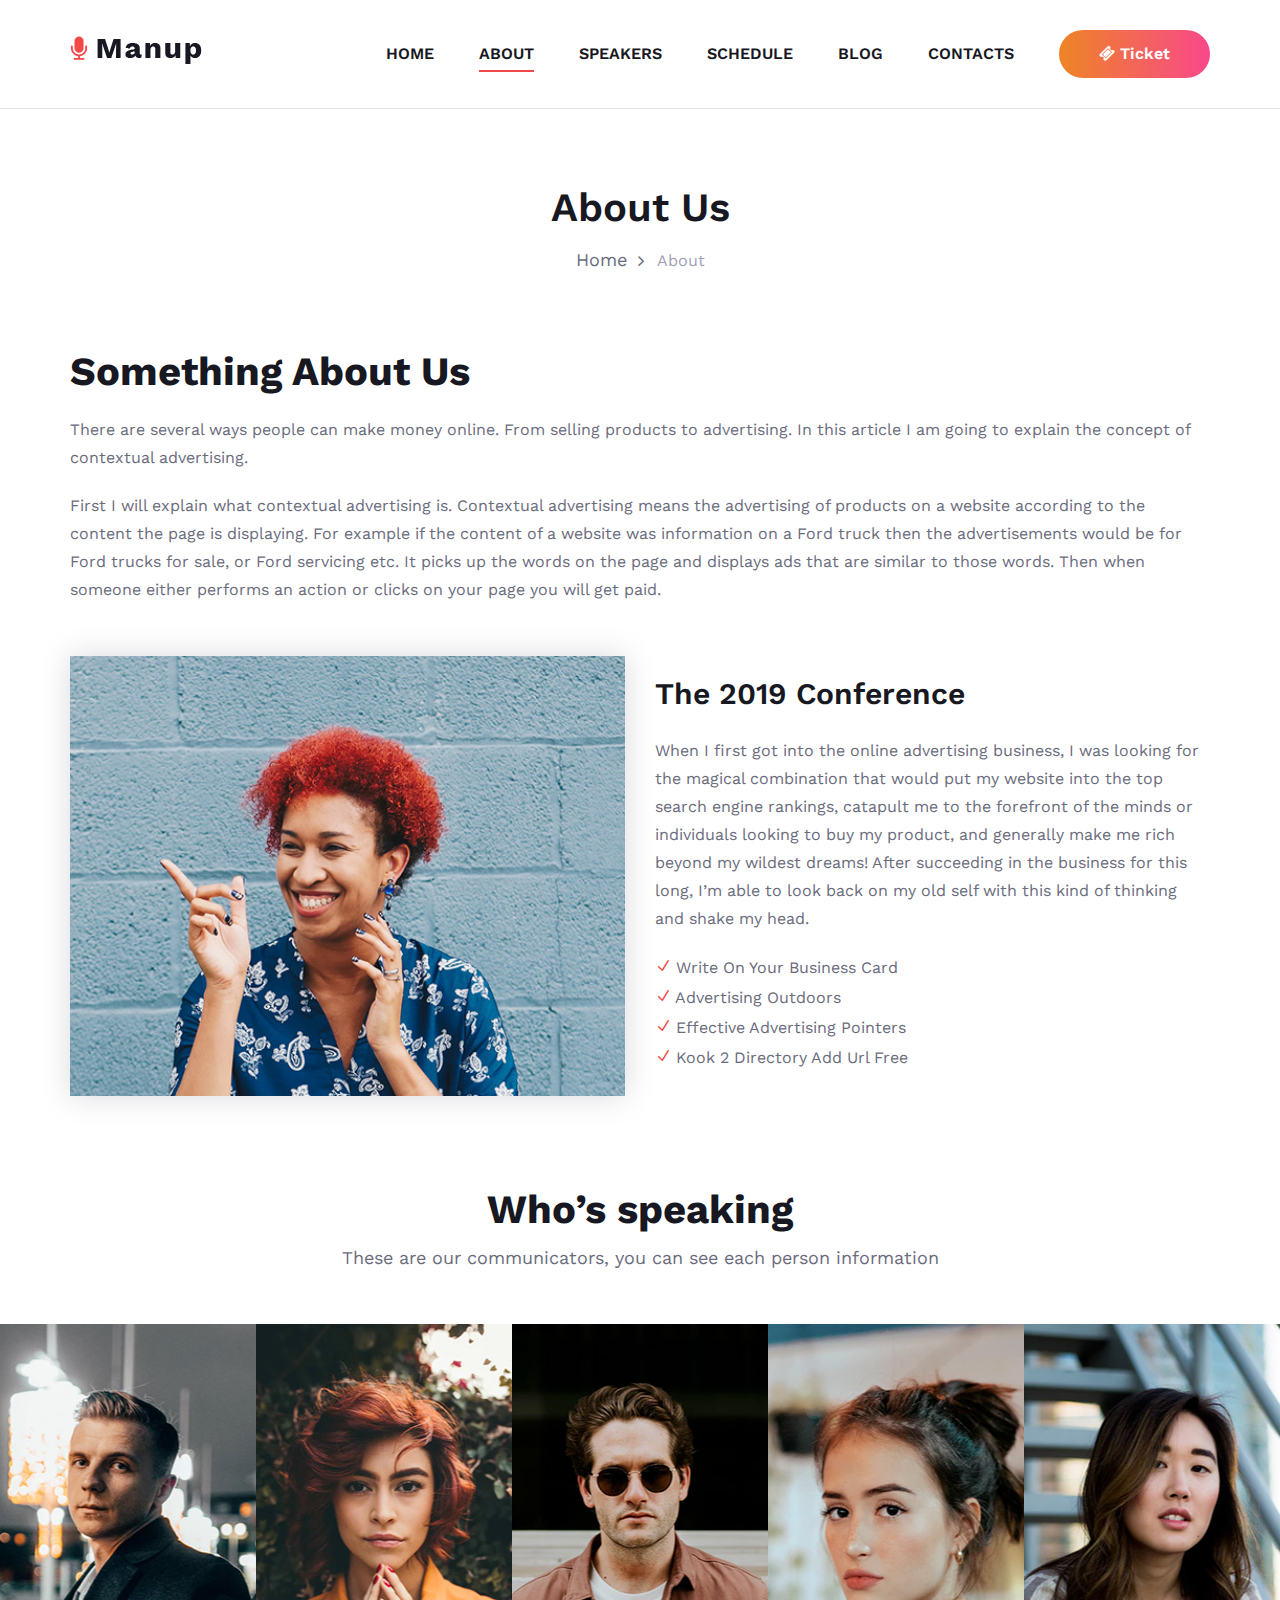
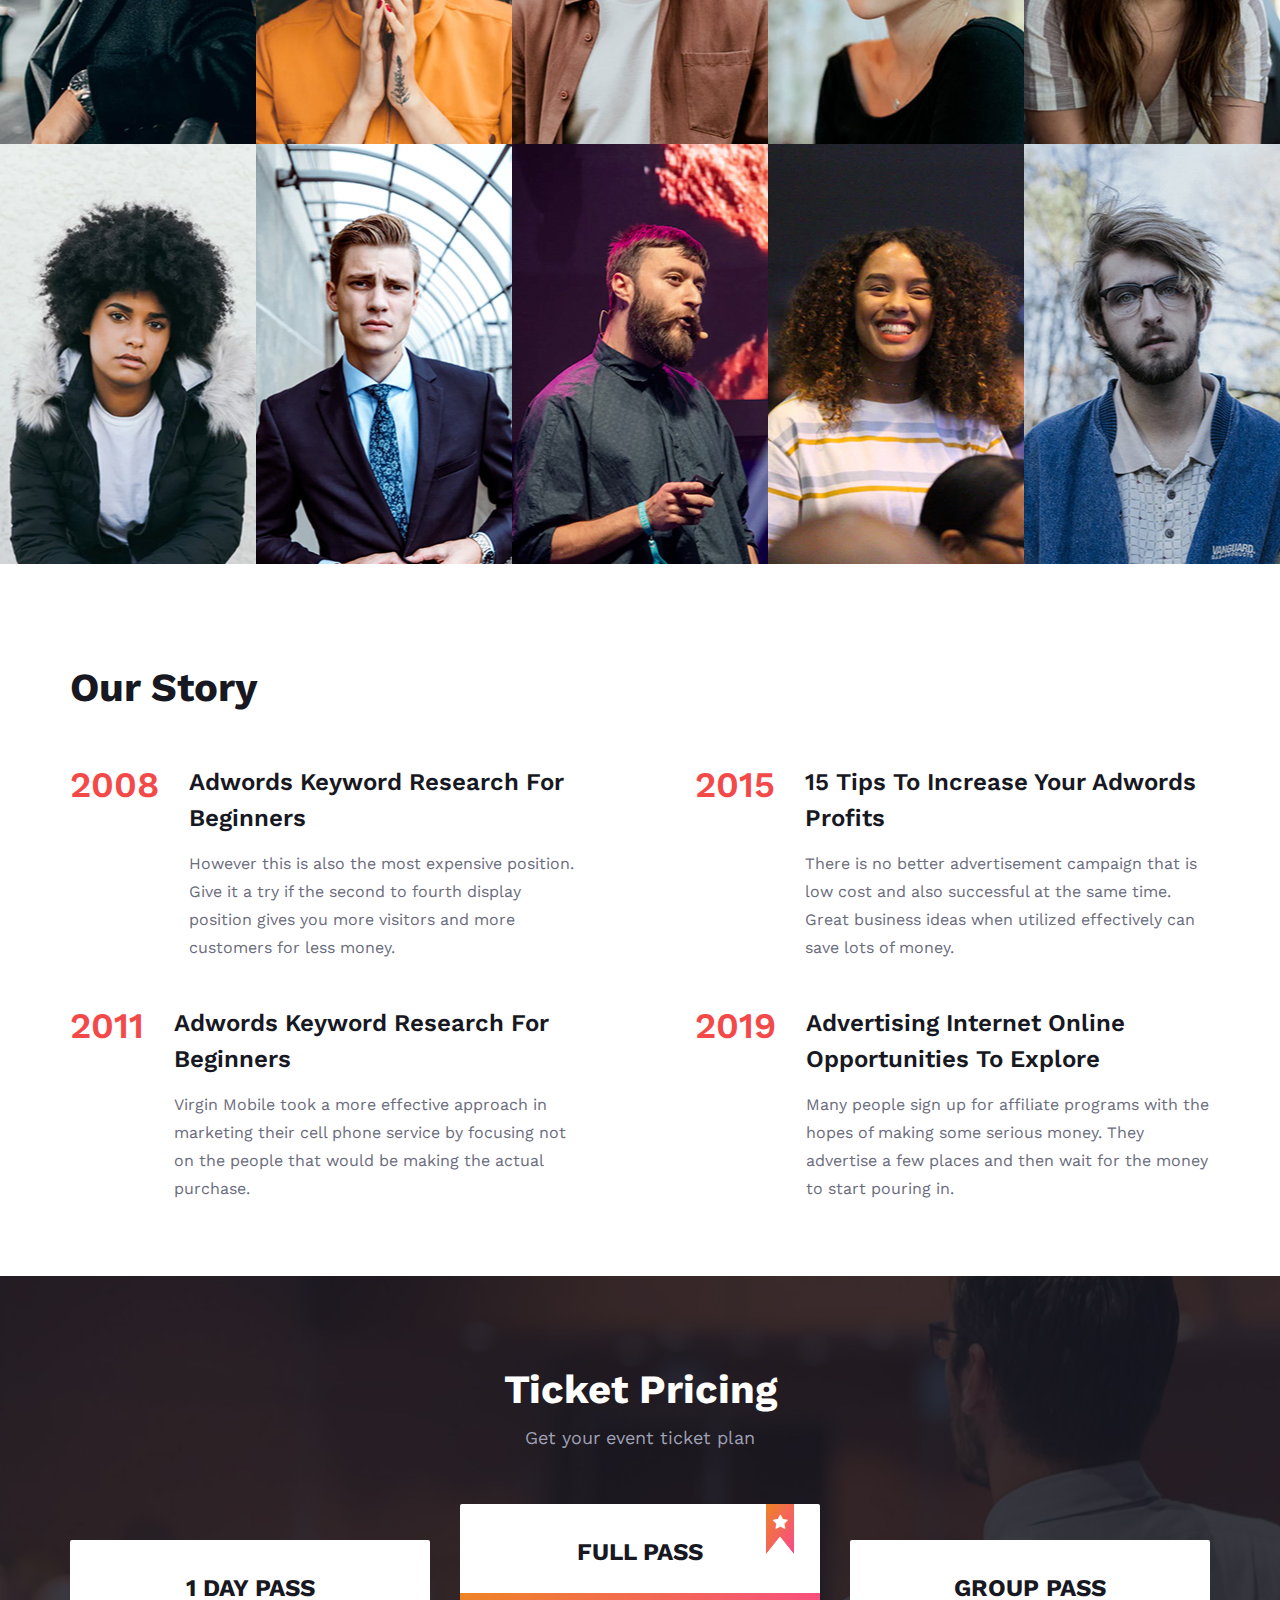
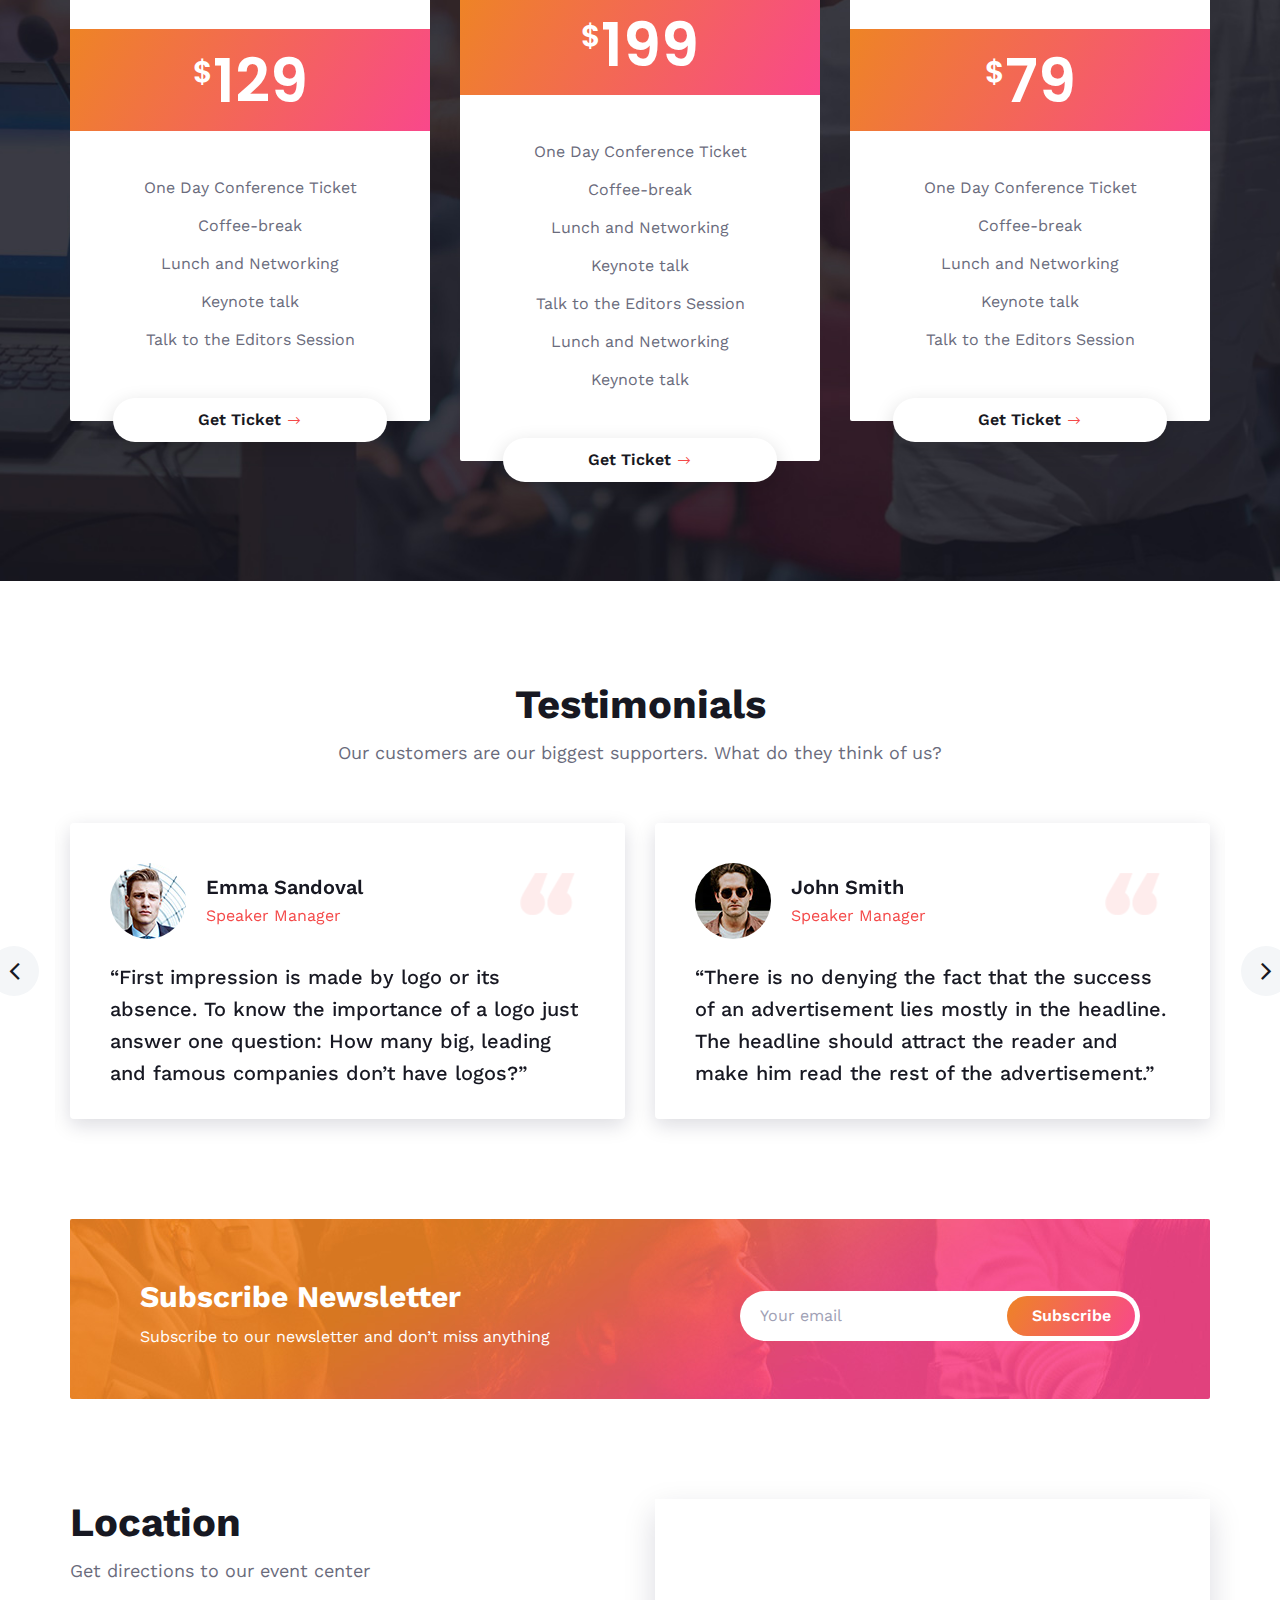
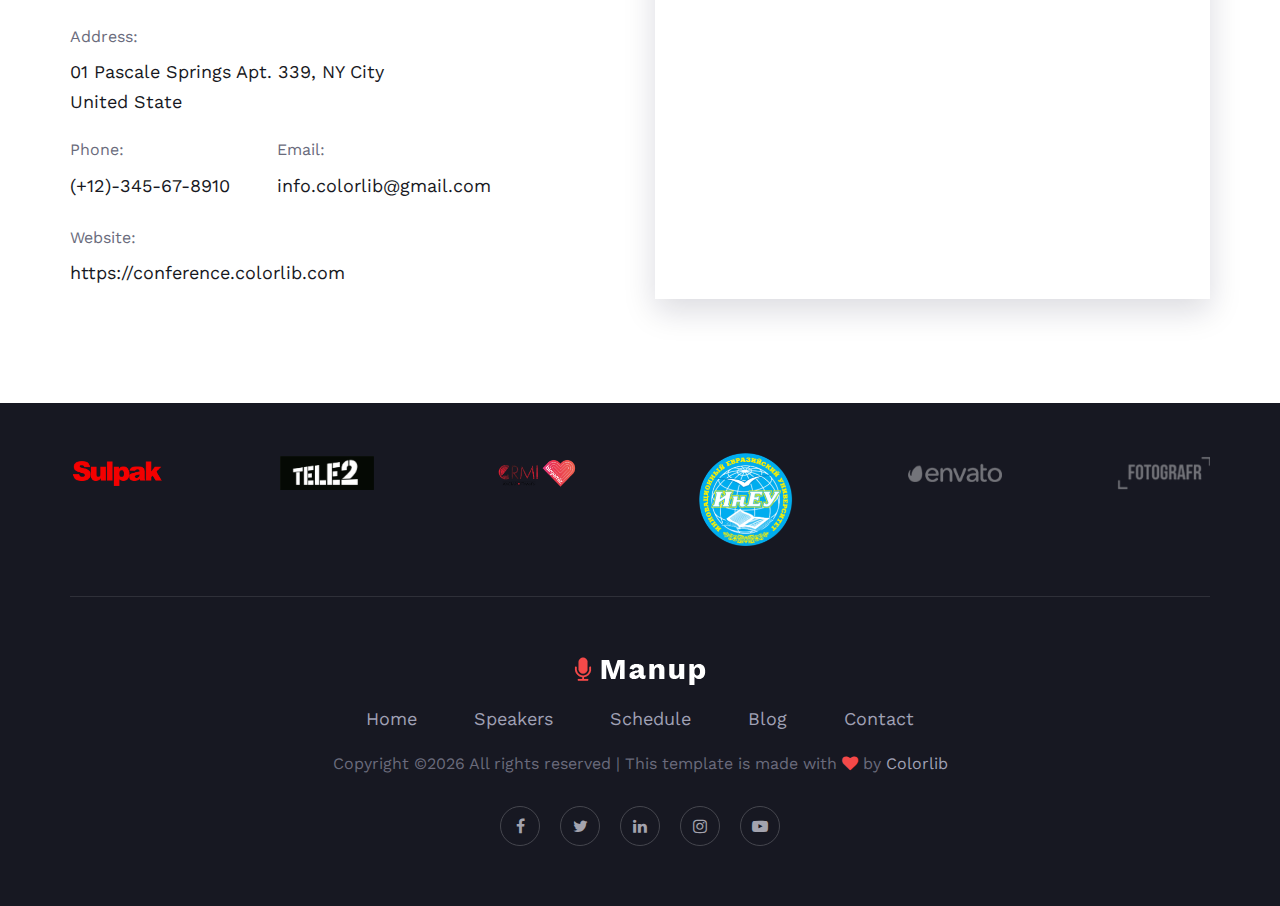
<file: about-us.html>
<!DOCTYPE html>
<html lang="zxx">

<head>
    <meta charset="UTF-8">
    <meta name="description" content="Manup Template">
    <meta name="keywords" content="Manup, unica, creative, html">
    <meta name="viewport" content="width=device-width, initial-scale=1.0">
    <meta http-equiv="X-UA-Compatible" content="ie=edge">
    <title>Manup | Template</title>

    <!-- Google Font -->
    <link href="https://fonts.googleapis.com/css?family=Work+Sans:400,500,600,700,800,900&display=swap" rel="stylesheet">
    <link href="https://fonts.googleapis.com/css?family=Poppins:400,500,600,700&display=swap" rel="stylesheet">


    <!-- Css Styles -->
    <link rel="stylesheet" href="css/bootstrap.min.css" type="text/css">
    <link rel="stylesheet" href="css/font-awesome.min.css" type="text/css">
    <link rel="stylesheet" href="css/elegant-icons.css" type="text/css">
    <link rel="stylesheet" href="css/owl.carousel.min.css" type="text/css">
    <link rel="stylesheet" href="css/magnific-popup.css" type="text/css">
    <link rel="stylesheet" href="css/slicknav.min.css" type="text/css">
    <link rel="stylesheet" href="css/style.css" type="text/css">
</head>

<body>
    <!-- Page Preloder -->
    <div id="preloder">
        <div class="loader"></div>
    </div>

    <!-- Header Section Begin -->
    <header class="header-section header-normal">
        <div class="container">
            <div class="logo">
                <a href="./index.html">
                    <img src="img/logo.png" alt="">
                </a>
            </div>
            <div class="nav-menu">
                <nav class="mainmenu mobile-menu">
                    <ul>
                        <li><a href="./index.html">Home</a></li>
                        <li class="active"><a href="./about-us.html">About</a></li>
                        <li><a href="./speaker.html">Speakers</a>
                            <ul class="dropdown">
                                <li><a href="#">Jayden</a></li>
                                <li><a href="#">Sara</a></li>
                                <li><a href="#">Emma</a></li>
                                <li><a href="#">Harriet</a></li>
                            </ul>
                        </li>
                        <li><a href="./schedule.html">Schedule</a></li>
                        <li><a href="./blog.html">Blog</a></li>
                        <li><a href="./contact.html">Contacts</a></li>
                    </ul>
                </nav>
                <a href="#" class="primary-btn top-btn"><i class="fa fa-ticket"></i> Ticket</a>
            </div>
            <div id="mobile-menu-wrap"></div>
        </div>
    </header>
    <!-- Header End -->

    <!-- Breadcrumb Section Begin -->
    <section class="breadcrumb-section">
        <div class="container">
            <div class="row">
                <div class="col-lg-12">
                    <div class="breadcrumb-text">
                        <h2>About Us</h2>
                        <div class="bt-option">
                            <a href="#">Home</a>
                            <span>About</span>
                        </div>
                    </div>
                </div>
            </div>
        </div>
    </section>
    <!-- Breadcrumb Section End -->

    <!-- About Section Begin -->
    <section class="about-section spad">
        <div class="container">
            <div class="row">
                <div class="col-lg-12">
                    <div class="section-title">
                        <h2>Something About Us</h2>
                        <p class="f-para">There are several ways people can make money online. From selling products to advertising. In this article I am going to explain the concept of contextual advertising.</p>
                        <p>First I will explain what contextual advertising is. Contextual advertising means the advertising of products on a website according to the content the page is displaying. For example if the content of a website was information on a Ford truck then the advertisements would be for Ford trucks for sale, or Ford servicing etc. It picks up the words on the page and displays ads that are similar to those words. Then when someone either performs an action or clicks on your page you will get paid.</p>
                    </div>
                </div>
            </div>
            <div class="row">
                <div class="col-lg-6">
                    <div class="about-pic">
                        <img src="img/about-us.jpg" alt="">
                    </div>
                </div>
                <div class="col-lg-6">
                    <div class="about-text">
                        <h3>The 2019 Conference</h3>
                        <p>When I first got into the online advertising business, I was looking for the magical combination that would put my website into the top search engine rankings, catapult me to the forefront of the minds or individuals looking to buy my product, and generally make me rich beyond my wildest dreams! After succeeding in the business for this long, I’m able to look back on my old self with this kind of thinking and shake my head. </p>
                        <ul>
                            <li><span class="icon_check"></span> Write On Your Business Card</li>
                            <li><span class="icon_check"></span> Advertising Outdoors</li>
                            <li><span class="icon_check"></span> Effective Advertising Pointers</li>
                            <li><span class="icon_check"></span> Kook 2 Directory Add Url Free</li>
                        </ul>
                    </div>
                </div>
            </div>
        </div>
    </section>
    <!-- About Section End -->

    <!-- Team Member Section Begin -->
    <section class="team-member-section">
        <div class="container">
            <div class="row">
                <div class="col-lg-12">
                    <div class="section-title">
                        <h2>Who’s speaking</h2>
                        <p>These are our communicators, you can see each person information</p>
                    </div>
                </div>
            </div>
        </div>
        <div class="member-item set-bg" data-setbg="img/team-member/member-1.jpg">
            <div class="mi-social">
                <div class="mi-social-inner bg-gradient">
                    <a href="#"><i class="fa fa-facebook"></i></a>
                    <a href="#"><i class="fa fa-instagram"></i></a>
                    <a href="#"><i class="fa fa-twitter"></i></a>
                    <a href="#"><i class="fa fa-linkedin"></i></a>
                </div>
            </div>
            <div class="mi-text">
                <h5>Emma Sandoval</h5>
                <span>Speaker</span>
            </div>
        </div>
        <div class="member-item set-bg" data-setbg="img/team-member/member-2.jpg">
            <div class="mi-social">
                <div class="mi-social-inner bg-gradient">
                    <a href="#"><i class="fa fa-facebook"></i></a>
                    <a href="#"><i class="fa fa-instagram"></i></a>
                    <a href="#"><i class="fa fa-twitter"></i></a>
                    <a href="#"><i class="fa fa-linkedin"></i></a>
                </div>
            </div>
            <div class="mi-text">
                <h5>Emma Sandoval</h5>
                <span>Speaker</span>
            </div>
        </div>
        <div class="member-item set-bg" data-setbg="img/team-member/member-3.jpg">
            <div class="mi-social">
                <div class="mi-social-inner bg-gradient">
                    <a href="#"><i class="fa fa-facebook"></i></a>
                    <a href="#"><i class="fa fa-instagram"></i></a>
                    <a href="#"><i class="fa fa-twitter"></i></a>
                    <a href="#"><i class="fa fa-linkedin"></i></a>
                </div>
            </div>
            <div class="mi-text">
                <h5>Emma Sandoval</h5>
                <span>Speaker</span>
            </div>
        </div>
        <div class="member-item set-bg" data-setbg="img/team-member/member-4.jpg">
            <div class="mi-social">
                <div class="mi-social-inner bg-gradient">
                    <a href="#"><i class="fa fa-facebook"></i></a>
                    <a href="#"><i class="fa fa-instagram"></i></a>
                    <a href="#"><i class="fa fa-twitter"></i></a>
                    <a href="#"><i class="fa fa-linkedin"></i></a>
                </div>
            </div>
            <div class="mi-text">
                <h5>Emma Sandoval</h5>
                <span>Speaker</span>
            </div>
        </div>
        <div class="member-item set-bg" data-setbg="img/team-member/member-5.jpg">
            <div class="mi-social">
                <div class="mi-social-inner bg-gradient">
                    <a href="#"><i class="fa fa-facebook"></i></a>
                    <a href="#"><i class="fa fa-instagram"></i></a>
                    <a href="#"><i class="fa fa-twitter"></i></a>
                    <a href="#"><i class="fa fa-linkedin"></i></a>
                </div>
            </div>
            <div class="mi-text">
                <h5>Emma Sandoval</h5>
                <span>Speaker</span>
            </div>
        </div>
        <div class="member-item set-bg" data-setbg="img/team-member/member-6.jpg">
            <div class="mi-social">
                <div class="mi-social-inner bg-gradient">
                    <a href="#"><i class="fa fa-facebook"></i></a>
                    <a href="#"><i class="fa fa-instagram"></i></a>
                    <a href="#"><i class="fa fa-twitter"></i></a>
                    <a href="#"><i class="fa fa-linkedin"></i></a>
                </div>
            </div>
            <div class="mi-text">
                <h5>Emma Sandoval</h5>
                <span>Speaker</span>
            </div>
        </div>
        <div class="member-item set-bg" data-setbg="img/team-member/member-7.jpg">
            <div class="mi-social">
                <div class="mi-social-inner bg-gradient">
                    <a href="#"><i class="fa fa-facebook"></i></a>
                    <a href="#"><i class="fa fa-instagram"></i></a>
                    <a href="#"><i class="fa fa-twitter"></i></a>
                    <a href="#"><i class="fa fa-linkedin"></i></a>
                </div>
            </div>
            <div class="mi-text">
                <h5>Emma Sandoval</h5>
                <span>Speaker</span>
            </div>
        </div>
        <div class="member-item set-bg" data-setbg="img/team-member/member-8.jpg">
            <div class="mi-social">
                <div class="mi-social-inner bg-gradient">
                    <a href="#"><i class="fa fa-facebook"></i></a>
                    <a href="#"><i class="fa fa-instagram"></i></a>
                    <a href="#"><i class="fa fa-twitter"></i></a>
                    <a href="#"><i class="fa fa-linkedin"></i></a>
                </div>
            </div>
            <div class="mi-text">
                <h5>Emma Sandoval</h5>
                <span>Speaker</span>
            </div>
        </div>
        <div class="member-item set-bg" data-setbg="img/team-member/member-9.jpg">
            <div class="mi-social">
                <div class="mi-social-inner bg-gradient">
                    <a href="#"><i class="fa fa-facebook"></i></a>
                    <a href="#"><i class="fa fa-instagram"></i></a>
                    <a href="#"><i class="fa fa-twitter"></i></a>
                    <a href="#"><i class="fa fa-linkedin"></i></a>
                </div>
            </div>
            <div class="mi-text">
                <h5>Emma Sandoval</h5>
                <span>Speaker</span>
            </div>
        </div>
        <div class="member-item set-bg" data-setbg="img/team-member/member-10.jpg">
            <div class="mi-social">
                <div class="mi-social-inner bg-gradient">
                    <a href="#"><i class="fa fa-facebook"></i></a>
                    <a href="#"><i class="fa fa-instagram"></i></a>
                    <a href="#"><i class="fa fa-twitter"></i></a>
                    <a href="#"><i class="fa fa-linkedin"></i></a>
                </div>
            </div>
            <div class="mi-text">
                <h5>Emma Sandoval</h5>
                <span>Speaker</span>
            </div>
        </div>
    </section>
    <!-- Team Member Section End -->

    <!-- Story Section Begin -->
    <section class="story-section spad">
        <div class="container">
            <div class="row">
                <div class="col-lg-12">
                    <div class="section-title">
                        <h2>Our Story</h2>
                    </div>
                </div>
            </div>
            <div class="row">
                <div class="col-lg-6">
                    <div class="story-left">
                        <div class="story-item">
                            <h2>2008</h2>
                            <div class="si-text">
                                <h4>Adwords Keyword Research For Beginners</h4>
                                <p>However this is also the most expensive position. Give it a try if the second to fourth display position gives you more visitors and more customers for less money.</p>
                            </div>
                        </div>
                        <div class="story-item">
                            <h2>2011</h2>
                            <div class="si-text">
                                <h4>Adwords Keyword Research For Beginners</h4>
                                <p>Virgin Mobile took a more effective approach in marketing their cell phone service by focusing not on the people that would be making the actual purchase.</p>
                            </div>
                        </div>
                    </div>
                </div>
                <div class="col-lg-6">
                    <div class="story-right">
                        <div class="story-item">
                            <h2>2015</h2>
                            <div class="si-text">
                                <h4>15 Tips To Increase Your Adwords Profits</h4>
                                <p>There is no better advertisement campaign that is low cost and also successful at the same time. Great business ideas when utilized effectively can save lots of money.</p>
                            </div>
                        </div>
                        <div class="story-item">
                            <h2>2019</h2>
                            <div class="si-text">
                                <h4>Advertising Internet Online Opportunities To Explore</h4>
                                <p>Many people sign up for affiliate programs with the hopes of making some serious money. They advertise a few places and then wait for the money to start pouring in.</p>
                            </div>
                        </div>
                    </div>
                </div>
            </div>
        </div>
    </section>
    <!-- Story Section End -->

    <!-- Pricing Section Begin -->
    <section class="pricing-section set-bg spad" data-setbg="img/pricing-bg.jpg">
        <div class="container">
            <div class="row">
                <div class="col-lg-12">
                    <div class="section-title">
                        <h2>Ticket Pricing</h2>
                        <p>Get your event ticket plan</p>
                    </div>
                </div>
            </div>
            <div class="row">
                <div class="col-lg-4">
                    <div class="price-item">
                        <h4>1 Day Pass</h4>
                        <div class="pi-price">
                            <h2><span>$</span>129</h2>
                        </div>
                        <ul>
                            <li>One Day Conference Ticket</li>
                            <li>Coffee-break</li>
                            <li>Lunch and Networking</li>
                            <li>Keynote talk</li>
                            <li>Talk to the Editors Session</li>
                        </ul>
                        <a href="#" class="price-btn">Get Ticket <span class="arrow_right"></span></a>
                    </div>
                </div>
                <div class="col-lg-4">
                    <div class="price-item top-rated">
                        <div class="tr-tag">
                            <i class="fa fa-star"></i>
                        </div>
                        <h4>Full Pass</h4>
                        <div class="pi-price">
                            <h2><span>$</span>199</h2>
                        </div>
                        <ul>
                            <li>One Day Conference Ticket</li>
                            <li>Coffee-break</li>
                            <li>Lunch and Networking</li>
                            <li>Keynote talk</li>
                            <li>Talk to the Editors Session</li>
                            <li>Lunch and Networking</li>
                            <li>Keynote talk</li>
                        </ul>
                        <a href="#" class="price-btn">Get Ticket <span class="arrow_right"></span></a>
                    </div>
                </div>
                <div class="col-lg-4">
                    <div class="price-item">
                        <h4>Group Pass</h4>
                        <div class="pi-price">
                            <h2><span>$</span>79</h2>
                        </div>
                        <ul>
                            <li>One Day Conference Ticket</li>
                            <li>Coffee-break</li>
                            <li>Lunch and Networking</li>
                            <li>Keynote talk</li>
                            <li>Talk to the Editors Session</li>
                        </ul>
                        <a href="#" class="price-btn">Get Ticket <span class="arrow_right"></span></a>
                    </div>
                </div>
            </div>
        </div>
    </section>
    <!-- Pricing Section End -->

    <!-- Testimonial Section Begin -->
    <section class="testimonial-section spad">
        <div class="container">
            <div class="row">
                <div class="col-lg-12">
                    <div class="section-title">
                        <h2>Testimonials</h2>
                        <p>Our customers are our biggest supporters. What do they think of us?</p>
                    </div>
                </div>
            </div>
            <div class="row">
                <div class="col-lg-12">
                    <div class="row">
                        <div class="testimonial-slider owl-carousel">
                            <div class="col-lg-6">
                                <div class="testimonial-item">
                                    <div class="ti-author">
                                        <div class="quote-pic">
                                            <img src="img/quote.png" alt="">
                                        </div>
                                        <div class="ta-pic">
                                            <img src="img/testimonial/testimonial-1.jpg" alt="">
                                        </div>
                                        <div class="ta-text">
                                            <h5>Emma Sandoval</h5>
                                            <span>Speaker Manager</span>
                                        </div>
                                    </div>
                                    <p>“First impression is made by logo or its absence. To know the importance of a logo just answer one question: How many big, leading and famous companies don’t have logos?”</p>
                                </div>
                            </div>
                            <div class="col-lg-6">
                                <div class="testimonial-item">
                                    <div class="ti-author">
                                        <div class="quote-pic">
                                            <img src="img/quote.png" alt="">
                                        </div>
                                        <div class="ta-pic">
                                            <img src="img/testimonial/testimonial-2.jpg" alt="">
                                        </div>
                                        <div class="ta-text">
                                            <h5>John Smith</h5>
                                            <span>Speaker Manager</span>
                                        </div>
                                    </div>
                                    <p>“There is no denying the fact that the success of an advertisement lies mostly in the headline. The headline should attract the reader and make him read the rest of the advertisement.”</p>
                                </div>
                            </div>
                            <div class="col-lg-6">
                                <div class="testimonial-item">
                                    <div class="ti-author">
                                        <div class="quote-pic">
                                            <img src="img/quote.png" alt="">
                                        </div>
                                        <div class="ta-pic">
                                            <img src="img/testimonial/testimonial-2.jpg" alt="">
                                        </div>
                                        <div class="ta-text">
                                            <h5>John Smith</h5>
                                            <span>Speaker Manager</span>
                                        </div>
                                    </div>
                                    <p>“There is no denying the fact that the success of an advertisement lies mostly in the headline. The headline should attract the reader and make him read the rest of the advertisement.”</p>
                                </div>
                            </div>
                        </div>
                    </div>
                </div>
            </div>
        </div>
    </section>
    <!-- Testimonial Section End -->

    <!-- Newslatter Section Begin -->
    <section class="newslatter-section about-newslatter">
        <div class="container">
            <div class="newslatter-inner set-bg" data-setbg="img/newslatter-bg.jpg">
                <div class="ni-text">
                    <h3>Subscribe Newsletter</h3>
                    <p>Subscribe to our newsletter and don’t miss anything</p>
                </div>
                <form action="#" class="ni-form">
                    <input type="text" placeholder="Your email">
                    <button type="submit">Subscribe</button>
                </form>
            </div>
        </div>
    </section>
    <!-- Newslatter Section End -->

    <!-- Contact Section Begin -->
    <section class="contact-section spad">
        <div class="container">
            <div class="row">
                <div class="col-lg-6">
                    <div class="section-title">
                        <h2>Location</h2>
                        <p>Get directions to our event center</p>
                    </div>
                    <div class="cs-text">
                        <div class="ct-address">
                            <span>Address:</span>
                            <p>01 Pascale Springs Apt. 339, NY City <br/>United State</p>
                        </div>
                        <ul>
                            <li>
                                <span>Phone:</span>
                                (+12)-345-67-8910
                            </li>
                            <li>
                                <span>Email:</span>
                                info.colorlib@gmail.com
                            </li>
                        </ul>
                        <div class="ct-links">
                            <span>Website:</span>
                            <p>https://conference.colorlib.com</p>
                        </div>
                    </div>
                </div>
                <div class="col-lg-6">
                    <div class="cs-map">
                        <iframe src="https://www.google.com/maps/embed?pb=!1m18!1m12!1m3!1d52901.38789495531!2d-118.19465514866786!3d34.03523211493029!2m3!1f0!2f0!3f0!3m2!1i1024!2i768!4f13.1!3m3!1m2!1s0x80c2cf71ad83ff9f%3A0x518b28657f4543b7!2sEast%20Los%20Angeles%2C%20CA%2C%20USA!5e0!3m2!1sen!2sbd!4v1579763856144!5m2!1sen!2sbd" height="400" style="border:0;" allowfullscreen=""></iframe>
                    </div>
                </div>
            </div>
        </div>
    </section>
    <!-- Contact Section End -->

    <!-- Footer Section Begin -->
    <footer class="footer-section">
        <div class="container">
            <div class="partner-logo owl-carousel">
                <a href="#" class="pl-table">
                    <div class="pl-tablecell">
                        <img src="img/partner-logo/logo-1.png" alt="">
                    </div>
                </a>
                <a href="#" class="pl-table">
                    <div class="pl-tablecell">
                        <img src="img/partner-logo/logo-2.png" alt="">
                    </div>
                </a>
                <a href="#" class="pl-table">
                    <div class="pl-tablecell">
                        <img src="img/partner-logo/logo-3.png" alt="">
                    </div>
                </a>
                <a href="#" class="pl-table">
                    <div class="pl-tablecell">
                        <img src="img/partner-logo/logo-4.png" alt="">
                    </div>
                </a>
                <a href="#" class="pl-table">
                    <div class="pl-tablecell">
                        <img src="img/partner-logo/logo-5.png" alt="">
                    </div>
                </a>
                <a href="#" class="pl-table">
                    <div class="pl-tablecell">
                        <img src="img/partner-logo/logo-6.png" alt="">
                    </div>
                </a>
            </div>
            <div class="row">
                <div class="col-lg-12">
                    <div class="footer-text">
                        <div class="ft-logo">
                            <a href="#" class="footer-logo"><img src="img/footer-logo.png" alt=""></a>
                        </div>
                        <ul>
                            <li><a href="#">Home</a></li>
                            <li><a href="#">Speakers</a></li>
                            <li><a href="#">Schedule</a></li>
                            <li><a href="#">Blog</a></li>
                            <li><a href="#">Contact</a></li>
                        </ul>
                        <div class="copyright-text"><p><!-- Link back to Colorlib can't be removed. Template is licensed under CC BY 3.0. -->
  Copyright &copy;<script>document.write(new Date().getFullYear());</script> All rights reserved | This template is made with <i class="fa fa-heart" aria-hidden="true"></i> by <a href="https://colorlib.com" target="_blank">Colorlib</a>
  <!-- Link back to Colorlib can't be removed. Template is licensed under CC BY 3.0. --></p></div>
                        <div class="ft-social">
                            <a href="#"><i class="fa fa-facebook"></i></a>
                            <a href="#"><i class="fa fa-twitter"></i></a>
                            <a href="#"><i class="fa fa-linkedin"></i></a>
                            <a href="#"><i class="fa fa-instagram"></i></a>
                            <a href="#"><i class="fa fa-youtube-play"></i></a>
                        </div>
                    </div>
                </div>
            </div>
        </div>
    </footer>
    <!-- Footer Section End -->

    <!-- Js Plugins -->
    <script src="js/jquery-3.3.1.min.js"></script>
    <script src="js/bootstrap.min.js"></script>
    <script src="js/jquery.magnific-popup.min.js"></script>
    <script src="js/jquery.countdown.min.js"></script>
    <script src="js/jquery.slicknav.js"></script>
    <script src="js/owl.carousel.min.js"></script>
    <script src="js/main.js"></script>
</body>

</html>
</file>
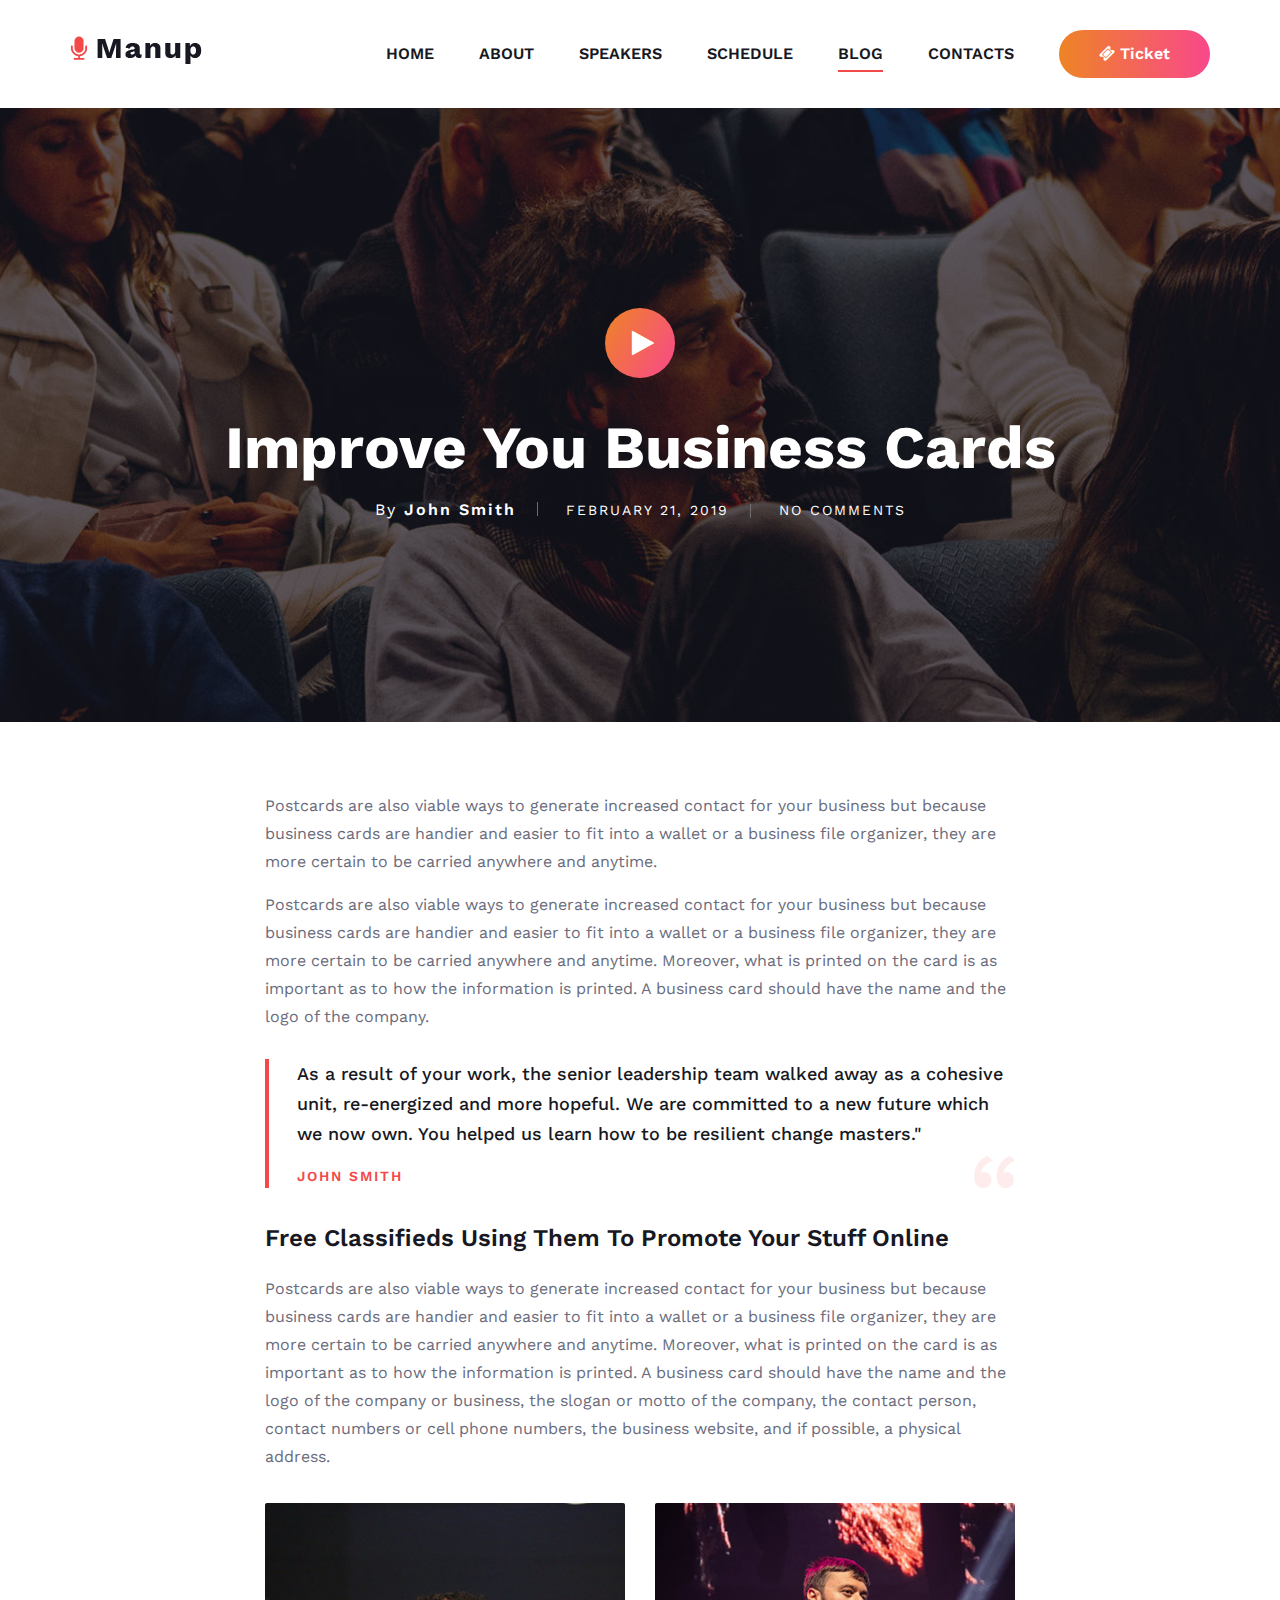
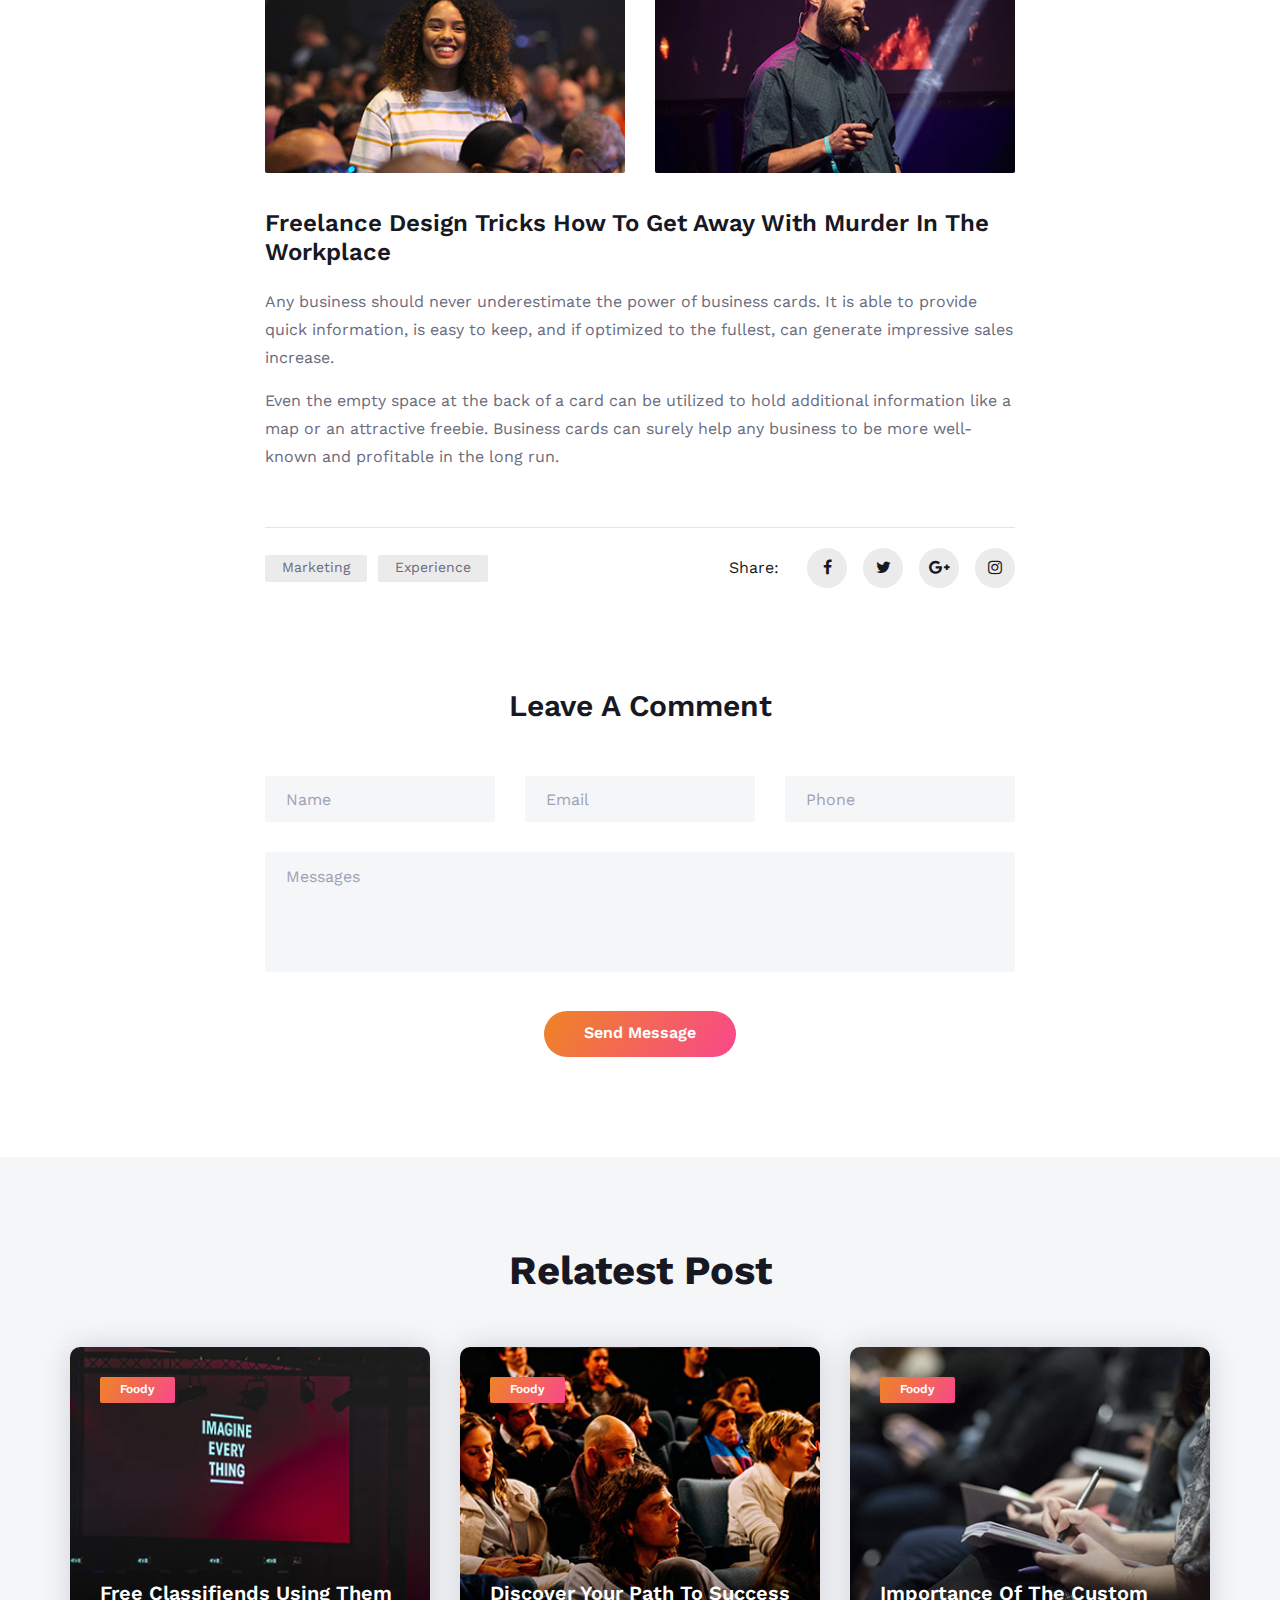
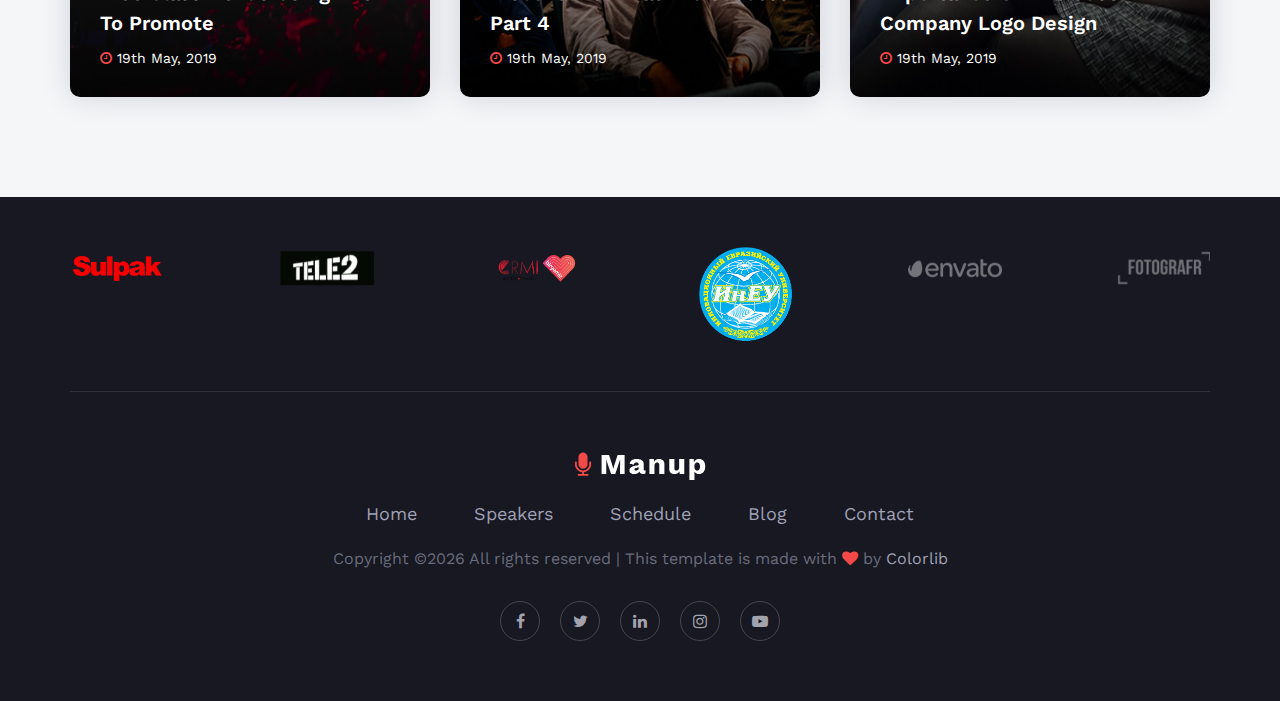
<file: blog-details.html>
<!DOCTYPE html>
<html lang="zxx">

<head>
    <meta charset="UTF-8">
    <meta name="description" content="Manup Template">
    <meta name="keywords" content="Manup, unica, creative, html">
    <meta name="viewport" content="width=device-width, initial-scale=1.0">
    <meta http-equiv="X-UA-Compatible" content="ie=edge">
    <title>Manup | Template</title>

    <!-- Google Font -->
    <link href="https://fonts.googleapis.com/css?family=Work+Sans:400,500,600,700,800,900&display=swap"
        rel="stylesheet">
    <link href="https://fonts.googleapis.com/css?family=Poppins:400,500,600,700&display=swap" rel="stylesheet">


    <!-- Css Styles -->
    <link rel="stylesheet" href="css/bootstrap.min.css" type="text/css">
    <link rel="stylesheet" href="css/font-awesome.min.css" type="text/css">
    <link rel="stylesheet" href="css/elegant-icons.css" type="text/css">
    <link rel="stylesheet" href="css/owl.carousel.min.css" type="text/css">
    <link rel="stylesheet" href="css/magnific-popup.css" type="text/css">
    <link rel="stylesheet" href="css/slicknav.min.css" type="text/css">
    <link rel="stylesheet" href="css/style.css" type="text/css">
</head>

<body>
    <!-- Page Preloder -->
    <div id="preloder">
        <div class="loader"></div>
    </div>

    <!-- Header Section Begin -->
    <header class="header-section">
        <div class="container">
            <div class="logo">
                <a href="./index.html">
                    <img src="img/logo.png" alt="">
                </a>
            </div>
            <div class="nav-menu">
                <nav class="mainmenu mobile-menu">
                    <ul>
                        <li><a href="./index.html">Home</a></li>
                        <li><a href="./about-us.html">About</a></li>
                        <li><a href="./speaker.html">Speakers</a>
                            <ul class="dropdown">
                                <li><a href="#">Jayden</a></li>
                                <li><a href="#">Sara</a></li>
                                <li><a href="#">Emma</a></li>
                                <li><a href="#">Harriet</a></li>
                            </ul>
                        </li>
                        <li><a href="./schedule.html">Schedule</a></li>
                        <li class="active"><a href="./blog.html">Blog</a></li>
                        <li><a href="./contact.html">Contacts</a></li>
                    </ul>
                </nav>
                <a href="#" class="primary-btn top-btn"><i class="fa fa-ticket"></i> Ticket</a>
            </div>
            <div id="mobile-menu-wrap"></div>
        </div>
    </header>
    <!-- Header End -->

    <!-- Blog Details Hero Section Begin -->
    <section class="blog-hero-section set-bg" data-setbg="img/blog/blog-details/blog-details-hero.jpg">
        <div class="container">
            <div class="row">
                <div class="col-lg-12">
                    <div class="bh-text">
                        <a href="https://www.youtube.com/watch?v=EzKkl64rRbM" class="play-btn video-popup"><i
                                class="fa fa-play"></i></a>
                        <h2>Improve You Business Cards</h2>
                        <ul>
                            <li><span>By <strong>John Smith</strong></span></li>
                            <li>February 21, 2019</li>
                            <li>No Comments</li>
                        </ul>
                    </div>
                </div>
            </div>
        </div>
    </section>
    <!-- Blog Details Hero Section End -->

    <!-- Blog Details Section Begin -->
    <section class="blog-details-section">
        <div class="container">
            <div class="row">
                <div class="col-lg-8 m-auto">
                    <div class="bd-text">
                        <div class="bd-title">
                            <p>Postcards are also viable ways to generate increased contact for your business but
                                because business cards are handier and easier to fit into a wallet or a business file
                                organizer, they are more certain to be carried anywhere and anytime.</p>
                            <p>Postcards are also viable ways to generate increased contact for your business but
                                because business cards are handier and easier to fit into a wallet or a business file
                                organizer, they are more certain to be carried anywhere and anytime. Moreover, what is
                                printed on the card is as important as to how the information is printed. A business
                                card should have the name and the logo of the company.</p>
                        </div>
                        <div class="bd-quote">
                            <p>As a result of your work, the senior leadership team walked away as a cohesive unit,
                                re-energized and more hopeful. We are committed to a new future which we now own. You
                                helped us learn how to be resilient change masters."</p>
                            <span>John Smith</span>
                            <img src="img/quote-left.png" alt="">
                        </div>
                        <div class="bd-more-text">
                            <h4>Free Classifieds Using Them To Promote Your Stuff Online</h4>
                            <p>Postcards are also viable ways to generate increased contact for your business but
                                because business cards are handier and easier to fit into a wallet or a business file
                                organizer, they are more certain to be carried anywhere and anytime. Moreover, what is
                                printed on the card is as important as to how the information is printed. A business
                                card should have the name and the logo of the company or business, the slogan or motto
                                of the company, the contact person, contact numbers or cell phone numbers, the business
                                website, and if possible, a physical address.</p>
                        </div>
                        <div class="bd-more-pic">
                            <div class="row">
                                <div class="col-md-6">
                                    <img src="img/blog/blog-details/blog-more-1.jpg" alt="">
                                </div>
                                <div class="col-md-6">
                                    <img src="img/blog/blog-details/blog-more-2.jpg" alt="">
                                </div>
                            </div>
                        </div>
                        <div class="bd-more-text second-text">
                            <h4>Freelance Design Tricks How To Get Away With Murder In The Workplace</h4>
                            <p>Any business should never underestimate the power of business cards. It is able to
                                provide quick information, is easy to keep, and if optimized to the fullest, can
                                generate impressive sales increase.</p>
                            <p>Even the empty space at the back of a card can be utilized to hold additional information
                                like a map or an attractive freebie. Business cards can surely help any business to be
                                more well-known and profitable in the long run.</p>
                        </div>
                        <div class="bd-tag-share">
                            <div class="tag">
                                <a href="#">Marketing</a>
                                <a href="#">Experience</a>
                            </div>
                            <div class="s-share">
                                <span>Share:</span>
                                <a href="#"><i class="fa fa-facebook"></i></a>
                                <a href="#"><i class="fa fa-twitter"></i></a>
                                <a href="#"><i class="fa fa-google-plus"></i></a>
                                <a href="#"><i class="fa fa-instagram"></i></a>
                            </div>
                        </div>
                    </div>
                </div>
            </div>
        </div>
    </section>
    <!-- Blog Details Section End -->

    <!-- Comment Form Section Begin -->
    <div class="comment-section spad">
        <div class="container">
            <div class="row">
                <div class="col-lg-12">
                    <div class="section-title">
                        <h3>Leave A Comment</h3>
                    </div>
                </div>
            </div>
            <div class="row">
                <div class="col-lg-8 m-auto">
                    <form action="#" class="comment-form">
                        <div class="row">
                            <div class="col-lg-4">
                                <input type="text" placeholder="Name">
                            </div>
                            <div class="col-lg-4">
                                <input type="text" placeholder="Email">
                            </div>
                            <div class="col-lg-4">
                                <input type="text" placeholder="Phone">
                            </div>
                            <div class="col-lg-12 text-center">
                                <textarea placeholder="Messages"></textarea>
                                <button type="submit" class="site-btn">Send Message</button>
                            </div>
                        </div>
                    </form>
                </div>
            </div>
        </div>
    </div>
    <!-- Comment Form Section End -->

    <!-- Related Post Section Begin -->
    <section class="related-post-section spad">
        <div class="container">
            <div class="row">
                <div class="col-lg-12">
                    <div class="section-title">
                        <h2>Relatest Post</h2>
                    </div>
                </div>
            </div>
            <div class="row">
                <div class="col-md-4">
                    <div class="blog-item set-bg" data-setbg="img/related-post/related-post-1.jpg">
                        <div class="bi-tag bg-gradient">Foody</div>
                        <div class="bi-text">
                            <h5><a href="#">Free Classifiends Using Them To Promote</a></h5>
                            <span><i class="fa fa-clock-o"></i> 19th May, 2019</span>
                        </div>
                    </div>
                </div>
                <div class="col-md-4">
                    <div class="blog-item set-bg" data-setbg="img/related-post/related-post-2.jpg">
                        <div class="bi-tag bg-gradient">Foody</div>
                        <div class="bi-text">
                            <h5><a href="#">Discover Your Path To Success Part 4</a></h5>
                            <span><i class="fa fa-clock-o"></i> 19th May, 2019</span>
                        </div>
                    </div>
                </div>
                <div class="col-md-4">
                    <div class="blog-item set-bg" data-setbg="img/related-post/related-post-3.jpg">
                        <div class="bi-tag bg-gradient">Foody</div>
                        <div class="bi-text">
                            <h5><a href="#">Importance Of The Custom Company Logo Design</a></h5>
                            <span><i class="fa fa-clock-o"></i> 19th May, 2019</span>
                        </div>
                    </div>
                </div>
            </div>
        </div>
    </section>
    <!-- Related Post Section End -->

    <!-- Footer Section Begin -->
    <footer class="footer-section">
        <div class="container">
            <div class="partner-logo owl-carousel">
                <a href="#" class="pl-table">
                    <div class="pl-tablecell">
                        <img src="img/partner-logo/logo-1.png" alt="">
                    </div>
                </a>
                <a href="#" class="pl-table">
                    <div class="pl-tablecell">
                        <img src="img/partner-logo/logo-2.png" alt="">
                    </div>
                </a>
                <a href="#" class="pl-table">
                    <div class="pl-tablecell">
                        <img src="img/partner-logo/logo-3.png" alt="">
                    </div>
                </a>
                <a href="#" class="pl-table">
                    <div class="pl-tablecell">
                        <img src="img/partner-logo/logo-4.png" alt="">
                    </div>
                </a>
                <a href="#" class="pl-table">
                    <div class="pl-tablecell">
                        <img src="img/partner-logo/logo-5.png" alt="">
                    </div>
                </a>
                <a href="#" class="pl-table">
                    <div class="pl-tablecell">
                        <img src="img/partner-logo/logo-6.png" alt="">
                    </div>
                </a>
            </div>
            <div class="row">
                <div class="col-lg-12">
                    <div class="footer-text">
                        <div class="ft-logo">
                            <a href="#" class="footer-logo"><img src="img/footer-logo.png" alt=""></a>
                        </div>
                        <ul>
                            <li><a href="#">Home</a></li>
                            <li><a href="#">Speakers</a></li>
                            <li><a href="#">Schedule</a></li>
                            <li><a href="#">Blog</a></li>
                            <li><a href="#">Contact</a></li>
                        </ul>
                        <div class="copyright-text"><p><!-- Link back to Colorlib can't be removed. Template is licensed under CC BY 3.0. -->
  Copyright &copy;<script>document.write(new Date().getFullYear());</script> All rights reserved | This template is made with <i class="fa fa-heart" aria-hidden="true"></i> by <a href="https://colorlib.com" target="_blank">Colorlib</a>
  <!-- Link back to Colorlib can't be removed. Template is licensed under CC BY 3.0. --></p></div>
                        <div class="ft-social">
                            <a href="#"><i class="fa fa-facebook"></i></a>
                            <a href="#"><i class="fa fa-twitter"></i></a>
                            <a href="#"><i class="fa fa-linkedin"></i></a>
                            <a href="#"><i class="fa fa-instagram"></i></a>
                            <a href="#"><i class="fa fa-youtube-play"></i></a>
                        </div>
                    </div>
                </div>
            </div>
        </div>
    </footer>
    <!-- Footer Section End -->

    <!-- Js Plugins -->
    <script src="js/jquery-3.3.1.min.js"></script>
    <script src="js/bootstrap.min.js"></script>
    <script src="js/jquery.magnific-popup.min.js"></script>
    <script src="js/jquery.countdown.min.js"></script>
    <script src="js/jquery.slicknav.js"></script>
    <script src="js/owl.carousel.min.js"></script>
    <script src="js/main.js"></script>
</body>

</html>
</file>
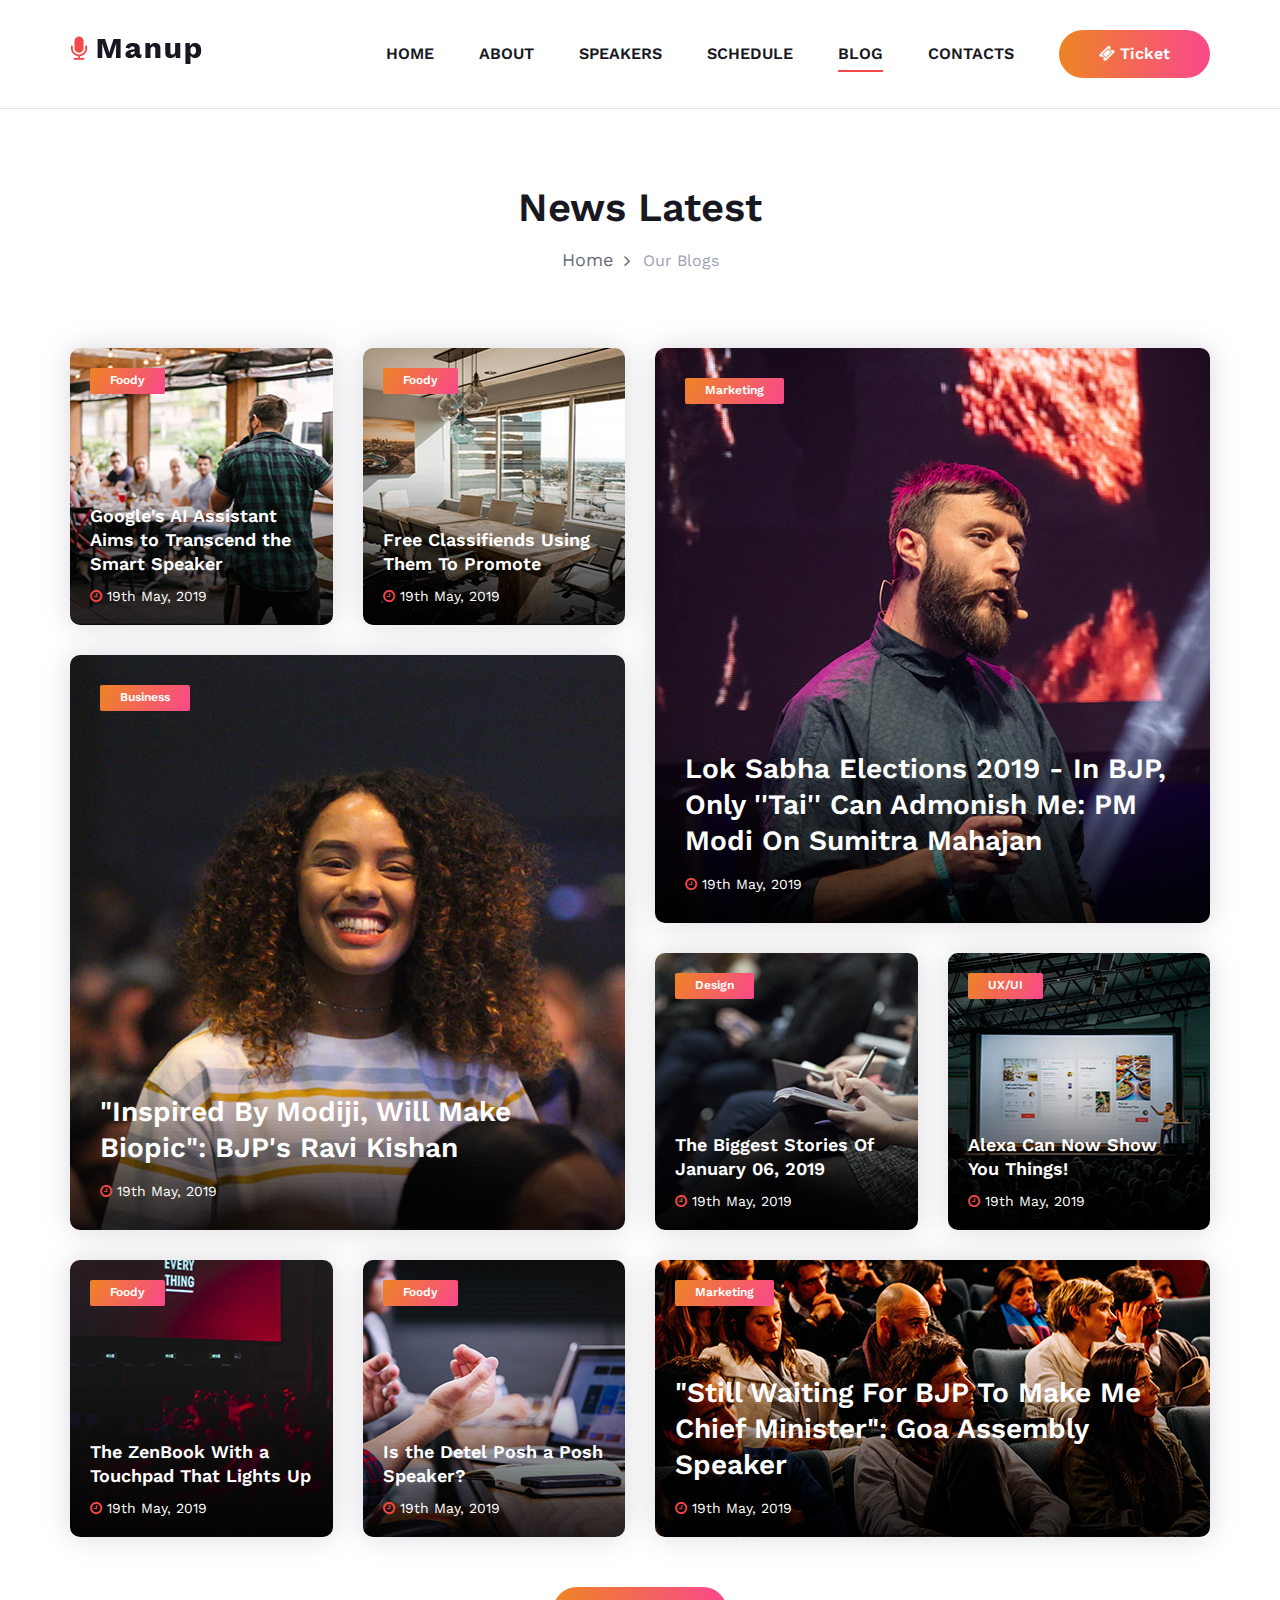
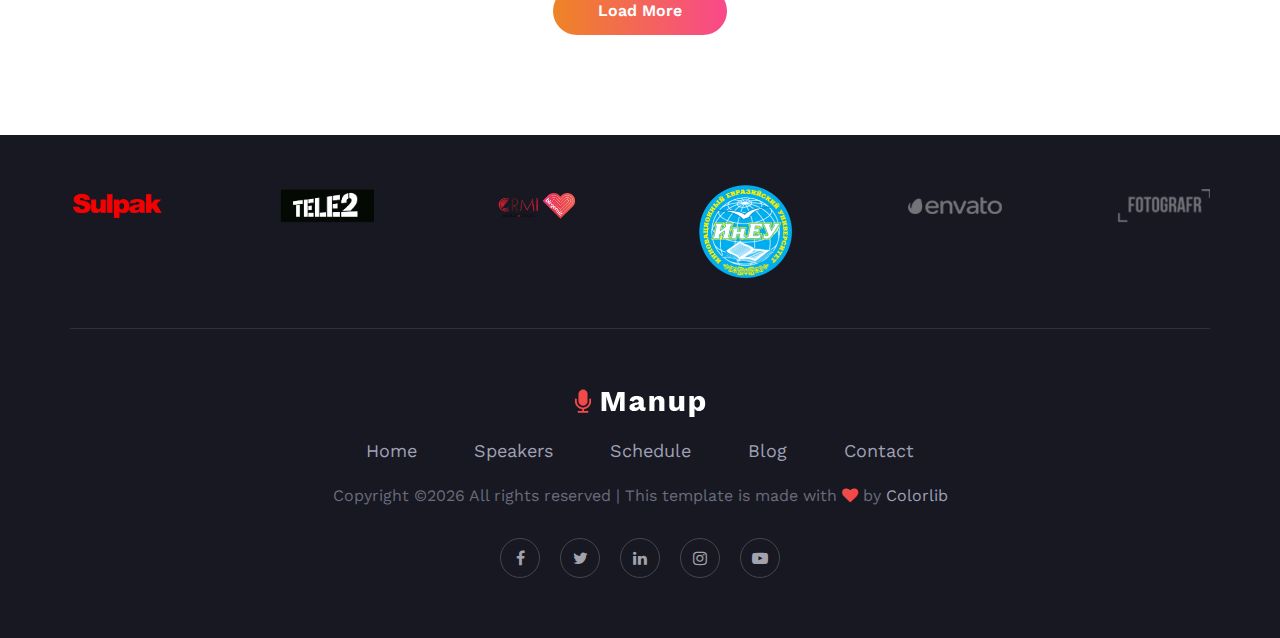
<file: blog.html>
<!DOCTYPE html>
<html lang="zxx">

<head>
    <meta charset="UTF-8">
    <meta name="description" content="Manup Template">
    <meta name="keywords" content="Manup, unica, creative, html">
    <meta name="viewport" content="width=device-width, initial-scale=1.0">
    <meta http-equiv="X-UA-Compatible" content="ie=edge">
    <title>Manup | Template</title>

    <!-- Google Font -->
    <link href="https://fonts.googleapis.com/css?family=Work+Sans:400,500,600,700,800,900&display=swap"
        rel="stylesheet">
    <link href="https://fonts.googleapis.com/css?family=Poppins:400,500,600,700&display=swap" rel="stylesheet">


    <!-- Css Styles -->
    <link rel="stylesheet" href="css/bootstrap.min.css" type="text/css">
    <link rel="stylesheet" href="css/font-awesome.min.css" type="text/css">
    <link rel="stylesheet" href="css/elegant-icons.css" type="text/css">
    <link rel="stylesheet" href="css/owl.carousel.min.css" type="text/css">
    <link rel="stylesheet" href="css/magnific-popup.css" type="text/css">
    <link rel="stylesheet" href="css/slicknav.min.css" type="text/css">
    <link rel="stylesheet" href="css/style.css" type="text/css">
</head>

<body>
    <!-- Page Preloder -->
    <div id="preloder">
        <div class="loader"></div>
    </div>

    <!-- Header Section Begin -->
    <header class="header-section header-normal">
        <div class="container">
            <div class="logo">
                <a href="./index.html">
                    <img src="img/logo.png" alt="">
                </a>
            </div>
            <div class="nav-menu">
                <nav class="mainmenu mobile-menu">
                    <ul>
                        <li><a href="./index.html">Home</a></li>
                        <li><a href="./about-us.html">About</a></li>
                        <li><a href="./speaker.html">Speakers</a>
                            <ul class="dropdown">
                                <li><a href="#">Jayden</a></li>
                                <li><a href="#">Sara</a></li>
                                <li><a href="#">Emma</a></li>
                                <li><a href="#">Harriet</a></li>
                            </ul>
                        </li>
                        <li><a href="./schedule.html">Schedule</a></li>
                        <li class="active"><a href="./blog.html">Blog</a></li>
                        <li><a href="./contact.html">Contacts</a></li>
                    </ul>
                </nav>
                <a href="#" class="primary-btn top-btn"><i class="fa fa-ticket"></i> Ticket</a>
            </div>
            <div id="mobile-menu-wrap"></div>
        </div>
    </header>
    <!-- Header End -->

    <!-- Breadcrumb Section Begin -->
    <section class="breadcrumb-section">
        <div class="container">
            <div class="row">
                <div class="col-lg-12">
                    <div class="breadcrumb-text">
                        <h2>News Latest</h2>
                        <div class="bt-option">
                            <a href="#">Home</a>
                            <span>Our Blogs</span>
                        </div>
                    </div>
                </div>
            </div>
        </div>
    </section>
    <!-- Breadcrumb Section End -->

    <!-- Blog Section Begin -->
    <section class="blog-section spad">
        <div class="container">
            <div class="row">
                <div class="col-lg-6">
                    <div class="row">
                        <div class="col-md-6">
                            <div class="blog-item set-bg" data-setbg="img/blog/blog-1.jpg">
                                <div class="bi-tag bg-gradient">Foody</div>
                                <div class="bi-text">
                                    <h5><a href="./blog-details.html">Google's AI Assistant Aims to Transcend the Smart Speaker</a></h5>
                                    <span><i class="fa fa-clock-o"></i> 19th May, 2019</span>
                                </div>
                            </div>
                        </div>
                        <div class="col-md-6">
                            <div class="blog-item set-bg" data-setbg="img/blog/blog-2.jpg">
                                <div class="bi-tag bg-gradient">Foody</div>
                                <div class="bi-text">
                                    <h5><a href="./blog-details.html">Free Classifiends Using Them To Promote</a></h5>
                                    <span><i class="fa fa-clock-o"></i> 19th May, 2019</span>
                                </div>
                            </div>
                        </div>
                    </div>
                    <div class="blog-item set-bg large-item" data-setbg="img/blog/blog-4.jpg">
                        <div class="bi-tag bg-gradient">Business</div>
                        <div class="bi-text">
                            <h3><a href="./blog-details.html">"Inspired By Modiji, Will Make Biopic": BJP's Ravi Kishan</a></h3>
                            <span><i class="fa fa-clock-o"></i> 19th May, 2019</span>
                        </div>
                    </div>
                    <div class="row">
                        <div class="col-md-6">
                            <div class="blog-item set-bg" data-setbg="img/blog/blog-7.jpg">
                                <div class="bi-tag bg-gradient">Foody</div>
                                <div class="bi-text">
                                    <h5><a href="./blog-details.html">The ZenBook With a Touchpad That Lights Up</a></h5>
                                    <span><i class="fa fa-clock-o"></i> 19th May, 2019</span>
                                </div>
                            </div>
                        </div>
                        <div class="col-md-6">
                            <div class="blog-item set-bg" data-setbg="img/blog/blog-8.jpg">
                                <div class="bi-tag bg-gradient">Foody</div>
                                <div class="bi-text">
                                    <h5><a href="./blog-details.html">Is the Detel Posh a Posh Speaker?</a></h5>
                                    <span><i class="fa fa-clock-o"></i> 19th May, 2019</span>
                                </div>
                            </div>
                        </div>
                    </div>
                </div>
                <div class="col-lg-6">
                    <div class="blog-item set-bg large-item" data-setbg="img/blog/blog-3.jpg">
                        <div class="bi-tag bg-gradient">Marketing</div>
                        <div class="bi-text">
                            <h3><a href="./blog-details.html">Lok Sabha Elections 2019 - In BJP, Only ''Tai'' Can Admonish Me: PM Modi On Sumitra
                                Mahajan</a></h3>
                            <span><i class="fa fa-clock-o"></i> 19th May, 2019</span>
                        </div>
                    </div>
                    <div class="row">
                        <div class="col-md-6">
                            <div class="blog-item set-bg" data-setbg="img/blog/blog-5.jpg">
                                <div class="bi-tag bg-gradient">Design</div>
                                <div class="bi-text">
                                    <h5><a href="./blog-details.html">The Biggest Stories Of January 06, 2019</a></h5>
                                    <span><i class="fa fa-clock-o"></i> 19th May, 2019</span>
                                </div>
                            </div>
                        </div>
                        <div class="col-md-6">
                            <div class="blog-item set-bg" data-setbg="img/blog/blog-6.jpg">
                                <div class="bi-tag bg-gradient">UX/UI</div>
                                <div class="bi-text">
                                    <h5><a href="./blog-details.html">Alexa Can Now Show You Things!</a></h5>
                                    <span><i class="fa fa-clock-o"></i> 19th May, 2019</span>
                                </div>
                            </div>
                        </div>
                    </div>
                    <div class="blog-item set-bg" data-setbg="img/blog/blog-9.jpg">
                        <div class="bi-tag bg-gradient">Marketing</div>
                        <div class="bi-text">
                            <h3><a href="./blog-details.html">"Still Waiting For BJP To Make Me Chief Minister": Goa Assembly Speaker</a></h3>
                            <span><i class="fa fa-clock-o"></i> 19th May, 2019</span>
                        </div>
                    </div>
                </div>
            </div>
            <div class="load-more blog-more">
                <a href="#" class="primary-btn">Load More</a>
            </div>
        </div>
    </section>
    <!-- Blog Section End -->

    <!-- Footer Section Begin -->
    <footer class="footer-section">
        <div class="container">
            <div class="partner-logo owl-carousel">
                <a href="#" class="pl-table">
                    <div class="pl-tablecell">
                        <img src="img/partner-logo/logo-1.png" alt="">
                    </div>
                </a>
                <a href="#" class="pl-table">
                    <div class="pl-tablecell">
                        <img src="img/partner-logo/logo-2.png" alt="">
                    </div>
                </a>
                <a href="#" class="pl-table">
                    <div class="pl-tablecell">
                        <img src="img/partner-logo/logo-3.png" alt="">
                    </div>
                </a>
                <a href="#" class="pl-table">
                    <div class="pl-tablecell">
                        <img src="img/partner-logo/logo-4.png" alt="">
                    </div>
                </a>
                <a href="#" class="pl-table">
                    <div class="pl-tablecell">
                        <img src="img/partner-logo/logo-5.png" alt="">
                    </div>
                </a>
                <a href="#" class="pl-table">
                    <div class="pl-tablecell">
                        <img src="img/partner-logo/logo-6.png" alt="">
                    </div>
                </a>
            </div>
            <div class="row">
                <div class="col-lg-12">
                    <div class="footer-text">
                        <div class="ft-logo">
                            <a href="#" class="footer-logo"><img src="img/footer-logo.png" alt=""></a>
                        </div>
                        <ul>
                            <li><a href="#">Home</a></li>
                            <li><a href="#">Speakers</a></li>
                            <li><a href="#">Schedule</a></li>
                            <li><a href="#">Blog</a></li>
                            <li><a href="#">Contact</a></li>
                        </ul>
                        <div class="copyright-text"><p><!-- Link back to Colorlib can't be removed. Template is licensed under CC BY 3.0. -->
  Copyright &copy;<script>document.write(new Date().getFullYear());</script> All rights reserved | This template is made with <i class="fa fa-heart" aria-hidden="true"></i> by <a href="https://colorlib.com" target="_blank">Colorlib</a>
  <!-- Link back to Colorlib can't be removed. Template is licensed under CC BY 3.0. --></p></div>
                        <div class="ft-social">
                            <a href="#"><i class="fa fa-facebook"></i></a>
                            <a href="#"><i class="fa fa-twitter"></i></a>
                            <a href="#"><i class="fa fa-linkedin"></i></a>
                            <a href="#"><i class="fa fa-instagram"></i></a>
                            <a href="#"><i class="fa fa-youtube-play"></i></a>
                        </div>
                    </div>
                </div>
            </div>
        </div>
    </footer>
    <!-- Footer Section End -->

    <!-- Js Plugins -->
    <script src="js/jquery-3.3.1.min.js"></script>
    <script src="js/bootstrap.min.js"></script>
    <script src="js/jquery.magnific-popup.min.js"></script>
    <script src="js/jquery.countdown.min.js"></script>
    <script src="js/jquery.slicknav.js"></script>
    <script src="js/owl.carousel.min.js"></script>
    <script src="js/main.js"></script>
</body>

</html>
</file>
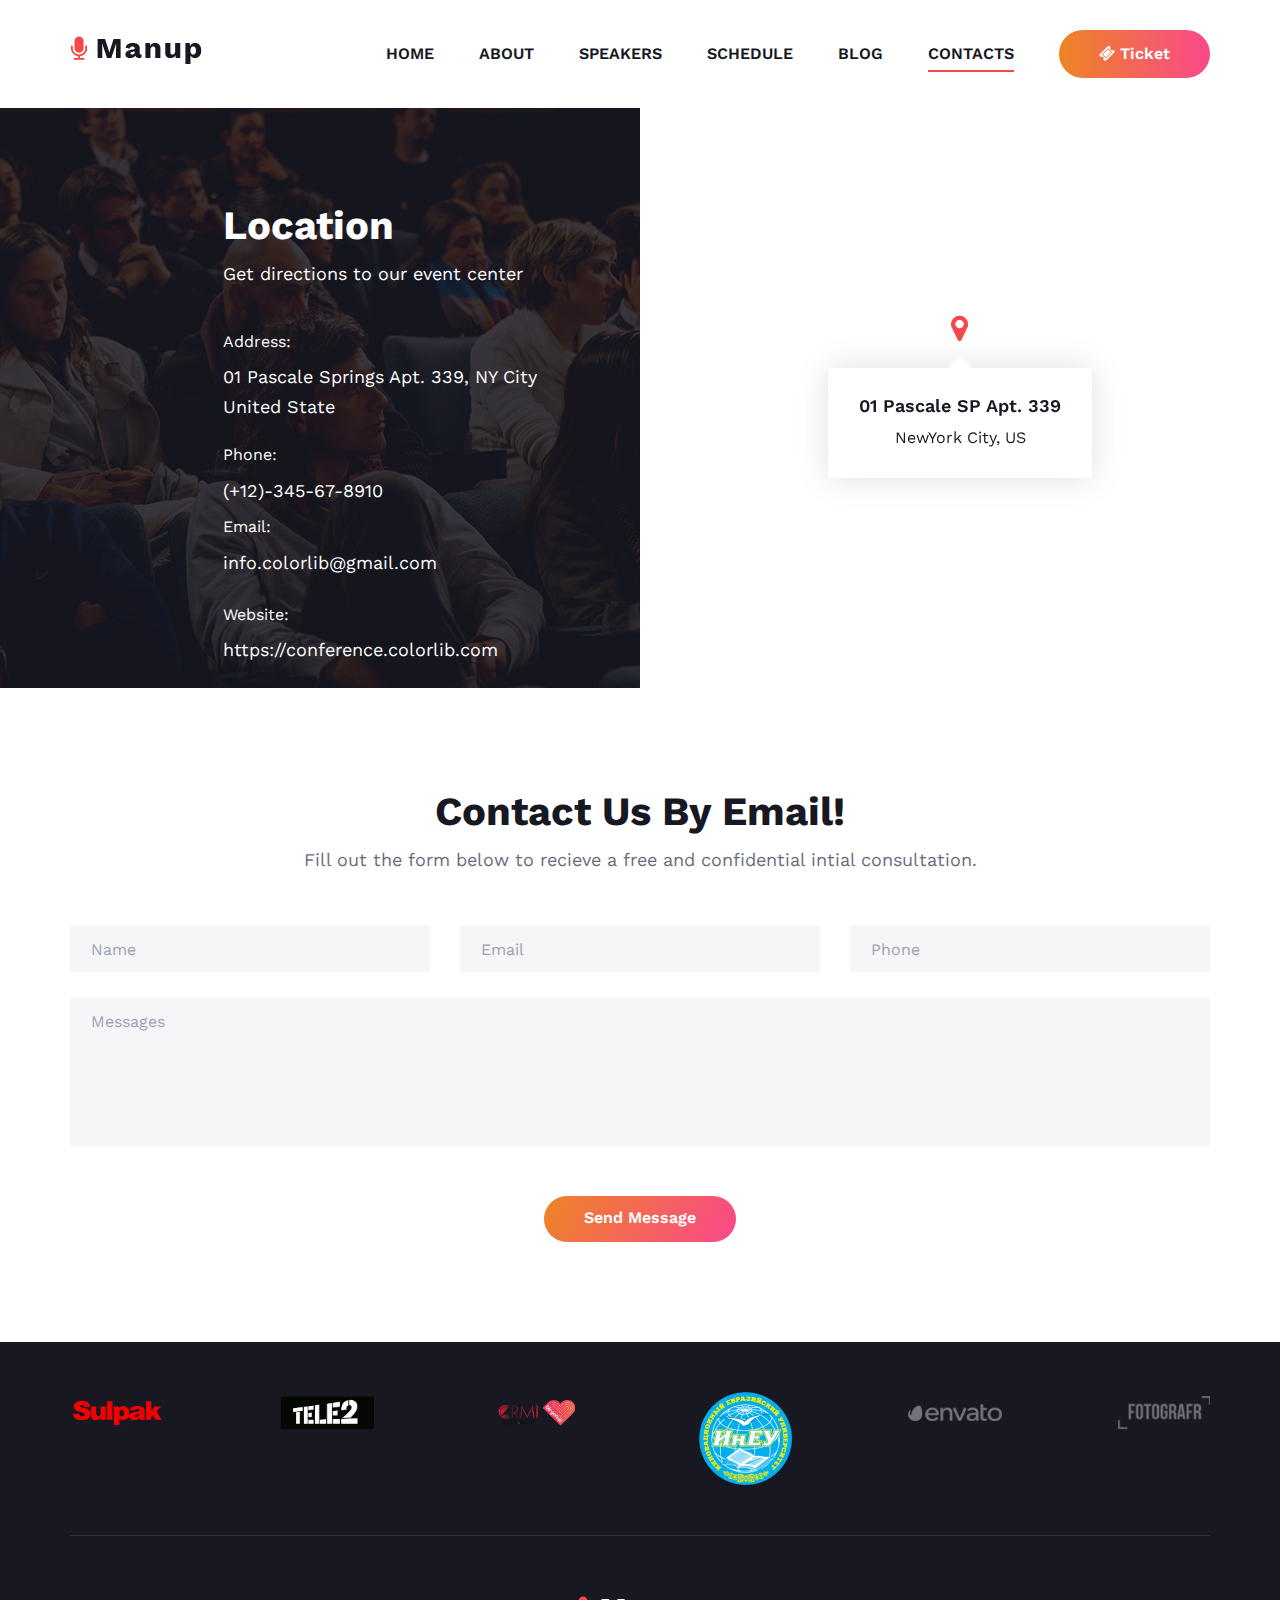
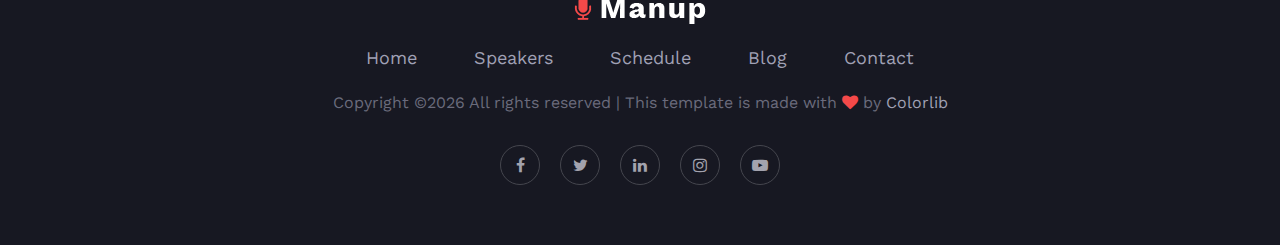
<file: contact.html>
<!DOCTYPE html>
<html lang="zxx">

<head>
    <meta charset="UTF-8">
    <meta name="description" content="Manup Template">
    <meta name="keywords" content="Manup, unica, creative, html">
    <meta name="viewport" content="width=device-width, initial-scale=1.0">
    <meta http-equiv="X-UA-Compatible" content="ie=edge">
    <title>Manup | Template</title>

    <!-- Google Font -->
    <link href="https://fonts.googleapis.com/css?family=Work+Sans:400,500,600,700,800,900&display=swap"
        rel="stylesheet">
    <link href="https://fonts.googleapis.com/css?family=Poppins:400,500,600,700&display=swap" rel="stylesheet">


    <!-- Css Styles -->
    <link rel="stylesheet" href="css/bootstrap.min.css" type="text/css">
    <link rel="stylesheet" href="css/font-awesome.min.css" type="text/css">
    <link rel="stylesheet" href="css/elegant-icons.css" type="text/css">
    <link rel="stylesheet" href="css/owl.carousel.min.css" type="text/css">
    <link rel="stylesheet" href="css/magnific-popup.css" type="text/css">
    <link rel="stylesheet" href="css/slicknav.min.css" type="text/css">
    <link rel="stylesheet" href="css/style.css" type="text/css">
</head>

<body>
    <!-- Page Preloder -->
    <div id="preloder">
        <div class="loader"></div>
    </div>

    <!-- Header Section Begin -->
    <header class="header-section">
        <div class="container">
            <div class="logo">
                <a href="./index.html">
                    <img src="img/logo.png" alt="">
                </a>
            </div>
            <div class="nav-menu">
                <nav class="mainmenu mobile-menu">
                    <ul>
                        <li><a href="./index.html">Home</a></li>
                        <li><a href="./about-us.html">About</a></li>
                        <li><a href="./speaker.html">Speakers</a>
                            <ul class="dropdown">
                                <li><a href="#">Jayden</a></li>
                                <li><a href="#">Sara</a></li>
                                <li><a href="#">Emma</a></li>
                                <li><a href="#">Harriet</a></li>
                            </ul>
                        </li>
                        <li><a href="./schedule.html">Schedule</a></li>
                        <li><a href="./blog.html">Blog</a></li>
                        <li class="active"><a href="./contact.html">Contacts</a></li>
                    </ul>
                </nav>
                <a href="#" class="primary-btn top-btn"><i class="fa fa-ticket"></i> Ticket</a>
            </div>
            <div id="mobile-menu-wrap"></div>
        </div>
    </header>
    <!-- Header End -->

    <!-- Contact Top Content Section Begin -->
    <section class="contact-content-section">
        <div class="container-fluid">
            <div class="row">
                <div class="col-lg-6">
                    <div class="cc-text set-bg" data-setbg="img/contact-content-bg.jpg">
                        <div class="row">
                            <div class="col-lg-8 offset-lg-4">
                                <div class="section-title">
                                    <h2>Location</h2>
                                    <p>Get directions to our event center</p>
                                </div>
                                <div class="cs-text">
                                    <div class="ct-address">
                                        <span>Address:</span>
                                        <p>01 Pascale Springs Apt. 339, NY City <br />United State</p>
                                    </div>
                                    <ul>
                                        <li>
                                            <span>Phone:</span>
                                            (+12)-345-67-8910
                                        </li>
                                        <li>
                                            <span>Email:</span>
                                            info.colorlib@gmail.com
                                        </li>
                                    </ul>
                                    <div class="ct-links">
                                        <span>Website:</span>
                                        <p>https://conference.colorlib.com</p>
                                    </div>
                                </div>
                            </div>
                        </div>
                    </div>
                </div>
                <div class="col-lg-6">
                    <div class="cc-map">
                        <iframe
                            src="https://www.google.com/maps/embed?pb=!1m18!1m12!1m3!1d105718.20476932525!2d-118.28504975143346!3d34.10298127166687!2m3!1f0!2f0!3f0!3m2!1i1024!2i768!4f13.1!3m3!1m2!1s0x80c2c6badc8521ad%3A0x7ad323479ca23922!2sNortheast%20Los%20Angeles%2C%20Los%20Angeles%2C%20CA%2C%20USA!5e0!3m2!1sen!2sbd!4v1579884986183!5m2!1sen!2sbd"
                            height="580" style="border:0;" allowfullscreen=""></iframe>
                        <div class="map-hover">
                            <i class="fa fa-map-marker"></i>
                            <div class="map-hover-inner">
                                <h5>01 Pascale SP Apt. 339</h5>
                                <p>NewYork City, US</p>
                            </div>
                        </div>
                    </div>
                </div>
            </div>
        </div>
    </section>
    <!-- Contact Top Content Section End -->

    <!-- Contact Form Section Begin -->
    <section class="contact-from-section spad">
        <div class="container">
            <div class="row">
                <div class="col-lg-12">
                    <div class="section-title">
                        <h2>Contact Us By Email!</h2>
                        <p>Fill out the form below to recieve a free and confidential intial consultation.</p>
                    </div>
                </div>
            </div>
            <div class="row">
                <div class="col-lg-12">
                    <form action="#" class="comment-form contact-form">
                        <div class="row">
                            <div class="col-lg-4">
                                <input type="text" placeholder="Name">
                            </div>
                            <div class="col-lg-4">
                                <input type="text" placeholder="Email">
                            </div>
                            <div class="col-lg-4">
                                <input type="text" placeholder="Phone">
                            </div>
                            <div class="col-lg-12 text-center">
                                <textarea placeholder="Messages"></textarea>
                                <button type="submit" class="site-btn">Send Message</button>
                            </div>
                        </div>
                    </form>
                </div>
            </div>
        </div>
    </section>
    <!-- Contact Form Section End -->

    <!-- Footer Section Begin -->
    <footer class="footer-section">
        <div class="container">
            <div class="partner-logo owl-carousel">
                <a href="#" class="pl-table">
                    <div class="pl-tablecell">
                        <img src="img/partner-logo/logo-1.png" alt="">
                    </div>
                </a>
                <a href="#" class="pl-table">
                    <div class="pl-tablecell">
                        <img src="img/partner-logo/logo-2.png" alt="">
                    </div>
                </a>
                <a href="#" class="pl-table">
                    <div class="pl-tablecell">
                        <img src="img/partner-logo/logo-3.png" alt="">
                    </div>
                </a>
                <a href="#" class="pl-table">
                    <div class="pl-tablecell">
                        <img src="img/partner-logo/logo-4.png" alt="">
                    </div>
                </a>
                <a href="#" class="pl-table">
                    <div class="pl-tablecell">
                        <img src="img/partner-logo/logo-5.png" alt="">
                    </div>
                </a>
                <a href="#" class="pl-table">
                    <div class="pl-tablecell">
                        <img src="img/partner-logo/logo-6.png" alt="">
                    </div>
                </a>
            </div>
            <div class="row">
                <div class="col-lg-12">
                    <div class="footer-text">
                        <div class="ft-logo">
                            <a href="#" class="footer-logo"><img src="img/footer-logo.png" alt=""></a>
                        </div>
                        <ul>
                            <li><a href="#">Home</a></li>
                            <li><a href="#">Speakers</a></li>
                            <li><a href="#">Schedule</a></li>
                            <li><a href="#">Blog</a></li>
                            <li><a href="#">Contact</a></li>
                        </ul>
                        <div class="copyright-text"><p><!-- Link back to Colorlib can't be removed. Template is licensed under CC BY 3.0. -->
  Copyright &copy;<script>document.write(new Date().getFullYear());</script> All rights reserved | This template is made with <i class="fa fa-heart" aria-hidden="true"></i> by <a href="https://colorlib.com" target="_blank">Colorlib</a>
  <!-- Link back to Colorlib can't be removed. Template is licensed under CC BY 3.0. --></p></div>
                        <div class="ft-social">
                            <a href="#"><i class="fa fa-facebook"></i></a>
                            <a href="#"><i class="fa fa-twitter"></i></a>
                            <a href="#"><i class="fa fa-linkedin"></i></a>
                            <a href="#"><i class="fa fa-instagram"></i></a>
                            <a href="#"><i class="fa fa-youtube-play"></i></a>
                        </div>
                    </div>
                </div>
            </div>
        </div>
    </footer>
    <!-- Footer Section End -->

    <!-- Js Plugins -->
    <script src="js/jquery-3.3.1.min.js"></script>
    <script src="js/bootstrap.min.js"></script>
    <script src="js/jquery.magnific-popup.min.js"></script>
    <script src="js/jquery.countdown.min.js"></script>
    <script src="js/jquery.slicknav.js"></script>
    <script src="js/owl.carousel.min.js"></script>
    <script src="js/main.js"></script>
</body>

</html>
</file>
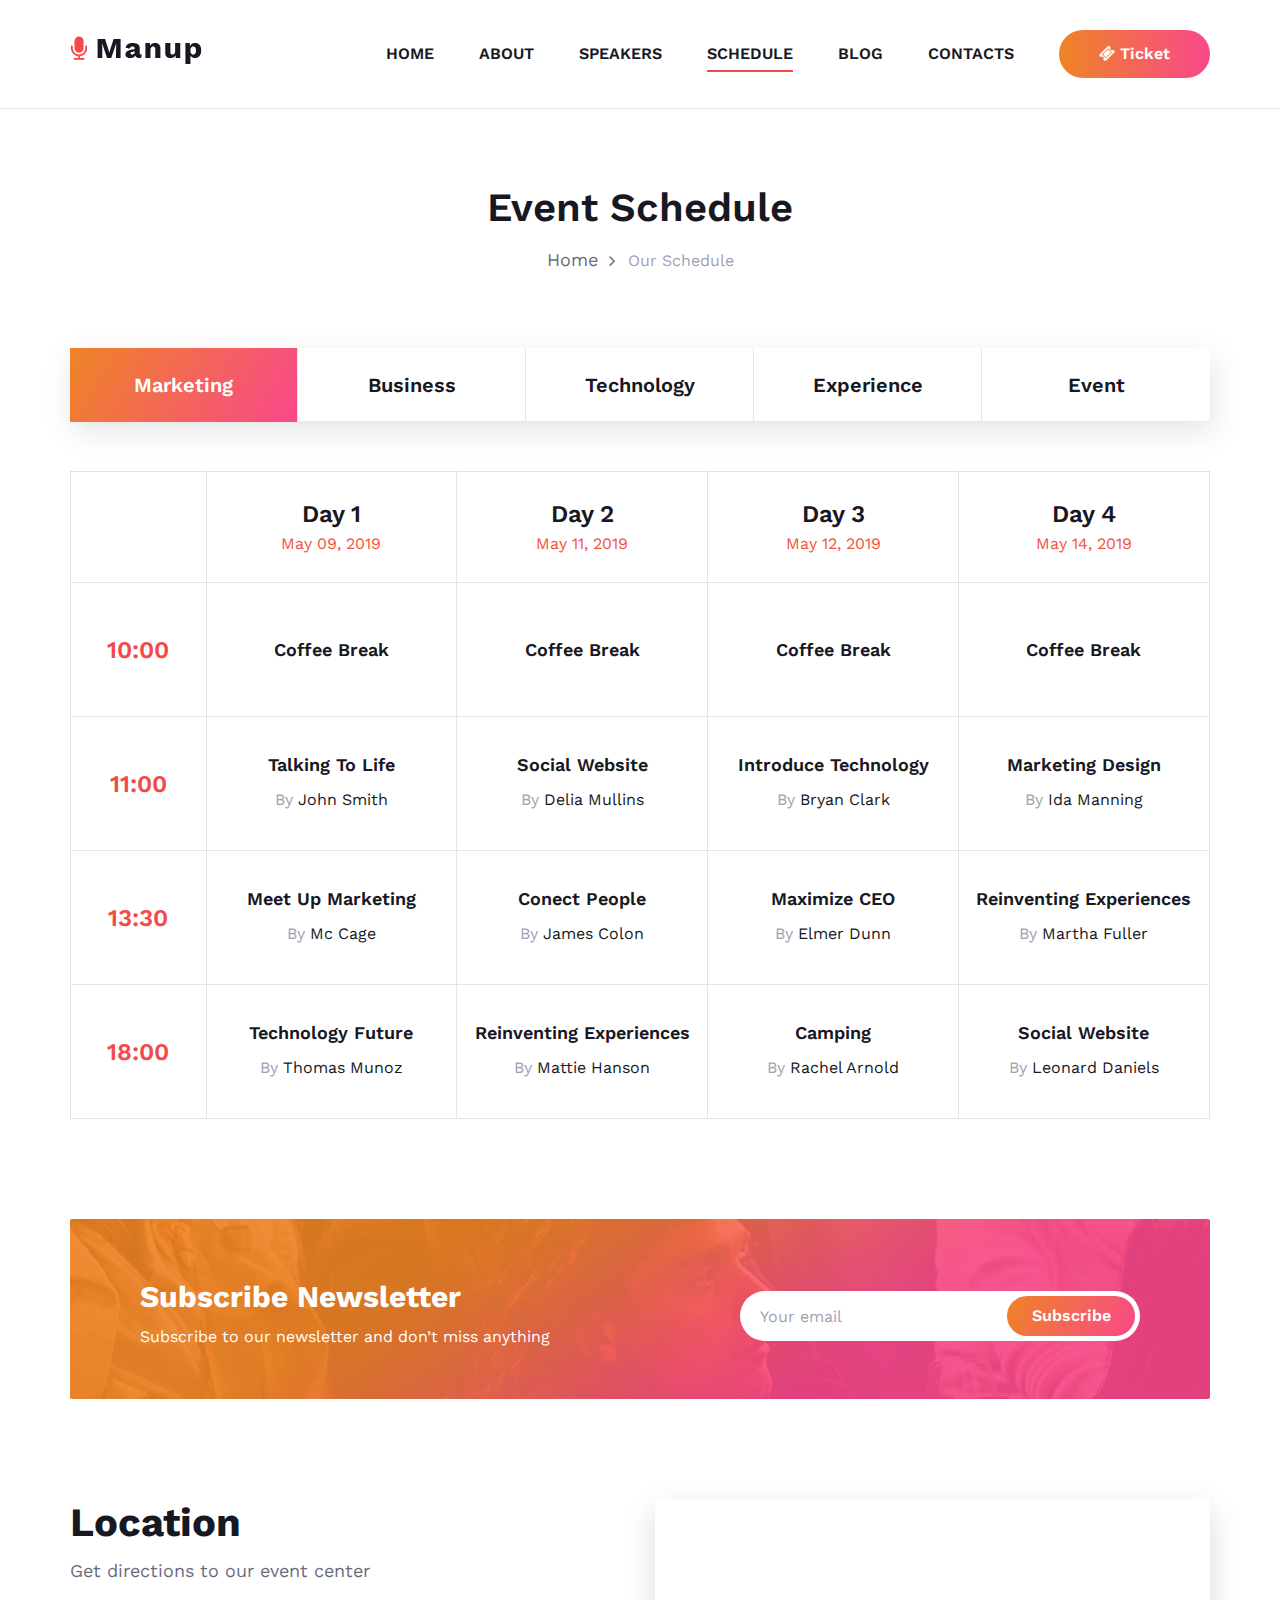
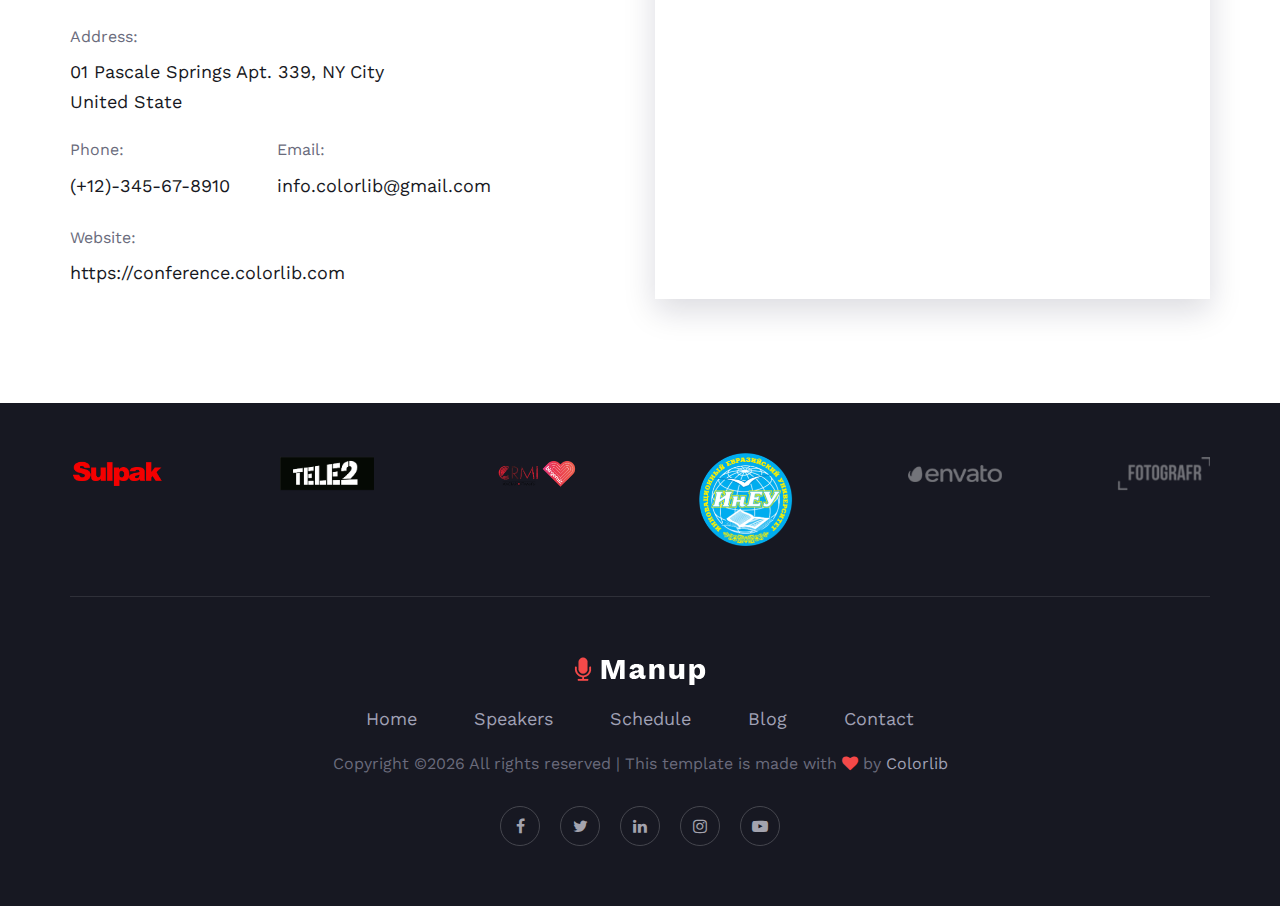
<file: schedule.html>
<!DOCTYPE html>
<html lang="zxx">

<head>
    <meta charset="UTF-8">
    <meta name="description" content="Manup Template">
    <meta name="keywords" content="Manup, unica, creative, html">
    <meta name="viewport" content="width=device-width, initial-scale=1.0">
    <meta http-equiv="X-UA-Compatible" content="ie=edge">
    <title>Manup | Template</title>

    <!-- Google Font -->
    <link href="https://fonts.googleapis.com/css?family=Work+Sans:400,500,600,700,800,900&display=swap"
        rel="stylesheet">
    <link href="https://fonts.googleapis.com/css?family=Poppins:400,500,600,700&display=swap" rel="stylesheet">


    <!-- Css Styles -->
    <link rel="stylesheet" href="css/bootstrap.min.css" type="text/css">
    <link rel="stylesheet" href="css/font-awesome.min.css" type="text/css">
    <link rel="stylesheet" href="css/elegant-icons.css" type="text/css">
    <link rel="stylesheet" href="css/owl.carousel.min.css" type="text/css">
    <link rel="stylesheet" href="css/magnific-popup.css" type="text/css">
    <link rel="stylesheet" href="css/slicknav.min.css" type="text/css">
    <link rel="stylesheet" href="css/style.css" type="text/css">
</head>

<body>
    <!-- Page Preloder -->
    <div id="preloder">
        <div class="loader"></div>
    </div>

    <!-- Header Section Begin -->
    <header class="header-section header-normal">
        <div class="container">
            <div class="logo">
                <a href="./index.html">
                    <img src="img/logo.png" alt="">
                </a>
            </div>
            <div class="nav-menu">
                <nav class="mainmenu mobile-menu">
                    <ul>
                        <li><a href="./index.html">Home</a></li>
                        <li><a href="./about-us.html">About</a></li>
                        <li><a href="./speaker.html">Speakers</a>
                            <ul class="dropdown">
                                <li><a href="#">Jayden</a></li>
                                <li><a href="#">Sara</a></li>
                                <li><a href="#">Emma</a></li>
                                <li><a href="#">Harriet</a></li>
                            </ul>
                        </li>
                        <li class="active"><a href="./schedule.html">Schedule</a></li>
                        <li><a href="./blog.html">Blog</a></li>
                        <li><a href="./contact.html">Contacts</a></li>
                    </ul>
                </nav>
                <a href="#" class="primary-btn top-btn"><i class="fa fa-ticket"></i> Ticket</a>
            </div>
            <div id="mobile-menu-wrap"></div>
        </div>
    </header>
    <!-- Header End -->

    <!-- Breadcrumb Section Begin -->
    <section class="breadcrumb-section">
        <div class="container">
            <div class="row">
                <div class="col-lg-12">
                    <div class="breadcrumb-text">
                        <h2>Event Schedule</h2>
                        <div class="bt-option">
                            <a href="#">Home</a>
                            <span>Our Schedule</span>
                        </div>
                    </div>
                </div>
            </div>
        </div>
    </section>
    <!-- Breadcrumb Section End -->

    <!-- Schedule Table Section Begin -->
    <section class="schedule-table-section spad">
        <div class="container">
            <div class="row">
                <div class="col-lg-12">
                    <div class="schedule-table-tab">
                        <ul class="nav nav-tabs" role="tablist">
                            <li class="nav-item">
                                <a class="nav-link active" data-toggle="tab" href="#tabs-1" role="tab">Marketing</a>
                            </li>
                            <li class="nav-item">
                                <a class="nav-link" data-toggle="tab" href="#tabs-2" role="tab">Business</a>
                            </li>
                            <li class="nav-item">
                                <a class="nav-link" data-toggle="tab" href="#tabs-3" role="tab">Technology</a>
                            </li>
                            <li class="nav-item">
                                <a class="nav-link" data-toggle="tab" href="#tabs-4" role="tab">Experience</a>
                            </li>
                            <li class="nav-item">
                                <a class="nav-link" data-toggle="tab" href="#tabs-5" role="tab">Event</a>
                            </li>
                        </ul><!-- Tab panes -->
                        <div class="tab-content">
                            <div class="tab-pane active" id="tabs-1" role="tabpanel">
                                <div class="schedule-table-content">
                                    <table>
                                        <thead>
                                            <tr>
                                                <th></th>
                                                <th>
                                                    <strong>Day 1</strong>
                                                    <span>May 09, 2019</span>
                                                </th>
                                                <th>
                                                    <strong>Day 2</strong>
                                                    <span>May 11, 2019</span>
                                                </th>
                                                <th>
                                                    <strong>Day 3</strong>
                                                    <span>May 12, 2019</span>
                                                </th>
                                                <th>
                                                    <strong>Day 4</strong>
                                                    <span>May 14, 2019</span>
                                                </th>
                                            </tr>
                                        </thead>
                                        <tbody>
                                            <tr>
                                                <td class="event-time">10:00</td>
                                                <td class="break hover-bg">
                                                    <h5>Coffee Break</h5>
                                                </td>
                                                <td class="break hover-bg">
                                                    <h5>Coffee Break</h5>
                                                </td>
                                                <td class="break hover-bg">
                                                    <h5>Coffee Break</h5>
                                                </td>
                                                <td class="break hover-bg">
                                                    <h5>Coffee Break</h5>
                                                </td>
                                            </tr>
                                            <tr>
                                                <td class="event-time">11:00</td>
                                                <td class="hover-bg">
                                                    <h5>Talking To Life</h5>
                                                    <p><span>By</span> John Smith</p>
                                                </td>
                                                <td class="hover-bg">
                                                    <h5>Social Website</h5>
                                                    <p><span>By</span> Delia Mullins</p>
                                                </td>
                                                <td class="hover-bg">
                                                    <h5>Introduce Technology</h5>
                                                    <p><span>By</span> Bryan Clark</p>
                                                </td>
                                                <td class="hover-bg">
                                                    <h5>Marketing Design</h5>
                                                    <p><span>By</span> Ida Manning</p>
                                                </td>
                                            </tr>
                                            <tr>
                                                <td class="event-time">13:30</td>
                                                <td class="hover-bg">
                                                    <h5>Meet Up Marketing</h5>
                                                    <p><span>By</span> Mc Cage</p>
                                                </td>
                                                <td class="hover-bg">
                                                    <h5>Conect People</h5>
                                                    <p><span>By</span> James Colon</p>
                                                </td>
                                                <td class="hover-bg">
                                                    <h5>Maximize CEO</h5>
                                                    <p><span>By</span> Elmer Dunn</p>
                                                </td>
                                                <td class="hover-bg">
                                                    <h5>Reinventing Experiences</h5>
                                                    <p><span>By</span> Martha Fuller</p>
                                                </td>
                                            </tr>
                                            <tr>
                                                <td class="event-time">18:00</td>
                                                <td class="hover-bg">
                                                    <h5>Technology Future</h5>
                                                    <p><span>By</span> Thomas Munoz</p>
                                                </td>
                                                <td class="hover-bg">
                                                    <h5>Reinventing Experiences</h5>
                                                    <p><span>By</span> Mattie Hanson</p>
                                                </td>
                                                <td class="hover-bg">
                                                    <h5>Camping</h5>
                                                    <p><span>By</span> Rachel Arnold</p>
                                                </td>
                                                <td class="hover-bg">
                                                    <h5>Social Website</h5>
                                                    <p><span>By</span> Leonard Daniels</p>
                                                </td>
                                            </tr>
                                        </tbody>
                                    </table>
                                </div>
                            </div>
                            <div class="tab-pane" id="tabs-2" role="tabpanel">
                                <div class="schedule-table-content">
                                    <table>
                                        <thead>
                                            <tr>
                                                <th></th>
                                                <th>
                                                    <strong>Day 1</strong>
                                                    <span>May 09, 2019</span>
                                                </th>
                                                <th>
                                                    <strong>Day 2</strong>
                                                    <span>May 11, 2019</span>
                                                </th>
                                                <th>
                                                    <strong>Day 3</strong>
                                                    <span>May 12, 2019</span>
                                                </th>
                                                <th>
                                                    <strong>Day 4</strong>
                                                    <span>May 14, 2019</span>
                                                </th>
                                            </tr>
                                        </thead>
                                        <tbody>
                                            <tr>
                                                <td class="event-time">15:00</td>
                                                <td class="break hover-bg">
                                                    <h5>Coffee Break</h5>
                                                </td>
                                                <td class="break hover-bg">
                                                    <h5>Coffee Break</h5>
                                                </td>
                                                <td class="break hover-bg">
                                                    <h5>Coffee Break</h5>
                                                </td>
                                                <td class="break hover-bg">
                                                    <h5>Coffee Break</h5>
                                                </td>
                                            </tr>
                                            <tr>
                                                <td class="event-time">16:00</td>
                                                <td class="hover-bg">
                                                    <h5>Talking To Life</h5>
                                                    <p><span>By</span> John Smith</p>
                                                </td>
                                                <td class="hover-bg">
                                                    <h5>Social Website</h5>
                                                    <p><span>By</span> Delia Mullins</p>
                                                </td>
                                                <td class="hover-bg">
                                                    <h5>Introduce Technology</h5>
                                                    <p><span>By</span> Bryan Clark</p>
                                                </td>
                                                <td class="hover-bg">
                                                    <h5>Marketing Design</h5>
                                                    <p><span>By</span> Ida Manning</p>
                                                </td>
                                            </tr>
                                            <tr>
                                                <td class="event-time">17:30</td>
                                                <td class="hover-bg">
                                                    <h5>Meet Up Marketing</h5>
                                                    <p><span>By</span> Mc Cage</p>
                                                </td>
                                                <td class="hover-bg">
                                                    <h5>Conect People</h5>
                                                    <p><span>By</span> James Colon</p>
                                                </td>
                                                <td class="hover-bg">
                                                    <h5>Maximize CEO</h5>
                                                    <p><span>By</span> Elmer Dunn</p>
                                                </td>
                                                <td class="hover-bg">
                                                    <h5>Reinventing Experiences</h5>
                                                    <p><span>By</span> Martha Fuller</p>
                                                </td>
                                            </tr>
                                            <tr>
                                                <td class="event-time">18:00</td>
                                                <td class="hover-bg">
                                                    <h5>Technology Future</h5>
                                                    <p><span>By</span> Thomas Munoz</p>
                                                </td>
                                                <td class="hover-bg">
                                                    <h5>Reinventing Experiences</h5>
                                                    <p><span>By</span> Mattie Hanson</p>
                                                </td>
                                                <td class="hover-bg">
                                                    <h5>Camping</h5>
                                                    <p><span>By</span> Rachel Arnold</p>
                                                </td>
                                                <td class="hover-bg">
                                                    <h5>Social Website</h5>
                                                    <p><span>By</span> Leonard Daniels</p>
                                                </td>
                                            </tr>
                                        </tbody>
                                    </table>
                                </div>
                            </div>
                            <div class="tab-pane" id="tabs-3" role="tabpanel">
                                <div class="schedule-table-content">
                                    <table>
                                        <thead>
                                            <tr>
                                                <th></th>
                                                <th>
                                                    <strong>Day 1</strong>
                                                    <span>May 09, 2019</span>
                                                </th>
                                                <th>
                                                    <strong>Day 2</strong>
                                                    <span>May 11, 2019</span>
                                                </th>
                                                <th>
                                                    <strong>Day 3</strong>
                                                    <span>May 12, 2019</span>
                                                </th>
                                                <th>
                                                    <strong>Day 4</strong>
                                                    <span>May 14, 2019</span>
                                                </th>
                                            </tr>
                                        </thead>
                                        <tbody>
                                            <tr>
                                                <td class="event-time">16:00</td>
                                                <td class="break hover-bg">
                                                    <h5>Coffee Break</h5>
                                                </td>
                                                <td class="break hover-bg">
                                                    <h5>Coffee Break</h5>
                                                </td>
                                                <td class="break hover-bg">
                                                    <h5>Coffee Break</h5>
                                                </td>
                                                <td class="break hover-bg">
                                                    <h5>Coffee Break</h5>
                                                </td>
                                            </tr>
                                            <tr>
                                                <td class="event-time">17:00</td>
                                                <td class="hover-bg">
                                                    <h5>Talking To Life</h5>
                                                    <p><span>By</span> John Smith</p>
                                                </td>
                                                <td class="hover-bg">
                                                    <h5>Social Website</h5>
                                                    <p><span>By</span> Delia Mullins</p>
                                                </td>
                                                <td class="hover-bg">
                                                    <h5>Introduce Technology</h5>
                                                    <p><span>By</span> Bryan Clark</p>
                                                </td>
                                                <td class="hover-bg">
                                                    <h5>Marketing Design</h5>
                                                    <p><span>By</span> Ida Manning</p>
                                                </td>
                                            </tr>
                                            <tr>
                                                <td class="event-time">18:30</td>
                                                <td class="hover-bg">
                                                    <h5>Meet Up Marketing</h5>
                                                    <p><span>By</span> Mc Cage</p>
                                                </td>
                                                <td class="hover-bg">
                                                    <h5>Conect People</h5>
                                                    <p><span>By</span> James Colon</p>
                                                </td>
                                                <td class="hover-bg">
                                                    <h5>Maximize CEO</h5>
                                                    <p><span>By</span> Elmer Dunn</p>
                                                </td>
                                                <td class="hover-bg">
                                                    <h5>Reinventing Experiences</h5>
                                                    <p><span>By</span> Martha Fuller</p>
                                                </td>
                                            </tr>
                                            <tr>
                                                <td class="event-time">19:00</td>
                                                <td class="hover-bg">
                                                    <h5>Technology Future</h5>
                                                    <p><span>By</span> Thomas Munoz</p>
                                                </td>
                                                <td class="hover-bg">
                                                    <h5>Reinventing Experiences</h5>
                                                    <p><span>By</span> Mattie Hanson</p>
                                                </td>
                                                <td class="hover-bg">
                                                    <h5>Camping</h5>
                                                    <p><span>By</span> Rachel Arnold</p>
                                                </td>
                                                <td class="hover-bg">
                                                    <h5>Social Website</h5>
                                                    <p><span>By</span> Leonard Daniels</p>
                                                </td>
                                            </tr>
                                        </tbody>
                                    </table>
                                </div>
                            </div>
                            <div class="tab-pane" id="tabs-4" role="tabpanel">
                                <div class="schedule-table-content">
                                    <table>
                                        <thead>
                                            <tr>
                                                <th></th>
                                                <th>
                                                    <strong>Day 1</strong>
                                                    <span>May 09, 2019</span>
                                                </th>
                                                <th>
                                                    <strong>Day 2</strong>
                                                    <span>May 11, 2019</span>
                                                </th>
                                                <th>
                                                    <strong>Day 3</strong>
                                                    <span>May 12, 2019</span>
                                                </th>
                                                <th>
                                                    <strong>Day 4</strong>
                                                    <span>May 14, 2019</span>
                                                </th>
                                            </tr>
                                        </thead>
                                        <tbody>
                                            <tr>
                                                <td class="event-time">09:00</td>
                                                <td class="break hover-bg">
                                                    <h5>Coffee Break</h5>
                                                </td>
                                                <td class="break hover-bg">
                                                    <h5>Coffee Break</h5>
                                                </td>
                                                <td class="break hover-bg">
                                                    <h5>Coffee Break</h5>
                                                </td>
                                                <td class="break hover-bg">
                                                    <h5>Coffee Break</h5>
                                                </td>
                                            </tr>
                                            <tr>
                                                <td class="event-time">10:00</td>
                                                <td class="hover-bg">
                                                    <h5>Talking To Life</h5>
                                                    <p><span>By</span> John Smith</p>
                                                </td>
                                                <td class="hover-bg">
                                                    <h5>Social Website</h5>
                                                    <p><span>By</span> Delia Mullins</p>
                                                </td>
                                                <td class="hover-bg">
                                                    <h5>Introduce Technology</h5>
                                                    <p><span>By</span> Bryan Clark</p>
                                                </td>
                                                <td class="hover-bg">
                                                    <h5>Marketing Design</h5>
                                                    <p><span>By</span> Ida Manning</p>
                                                </td>
                                            </tr>
                                            <tr>
                                                <td class="event-time">13:30</td>
                                                <td class="hover-bg">
                                                    <h5>Meet Up Marketing</h5>
                                                    <p><span>By</span> Mc Cage</p>
                                                </td>
                                                <td class="hover-bg">
                                                    <h5>Conect People</h5>
                                                    <p><span>By</span> James Colon</p>
                                                </td>
                                                <td class="hover-bg">
                                                    <h5>Maximize CEO</h5>
                                                    <p><span>By</span> Elmer Dunn</p>
                                                </td>
                                                <td class="hover-bg">
                                                    <h5>Reinventing Experiences</h5>
                                                    <p><span>By</span> Martha Fuller</p>
                                                </td>
                                            </tr>
                                            <tr>
                                                <td class="event-time">14:00</td>
                                                <td class="hover-bg">
                                                    <h5>Technology Future</h5>
                                                    <p><span>By</span> Thomas Munoz</p>
                                                </td>
                                                <td class="hover-bg">
                                                    <h5>Reinventing Experiences</h5>
                                                    <p><span>By</span> Mattie Hanson</p>
                                                </td>
                                                <td class="hover-bg">
                                                    <h5>Camping</h5>
                                                    <p><span>By</span> Rachel Arnold</p>
                                                </td>
                                                <td class="hover-bg">
                                                    <h5>Social Website</h5>
                                                    <p><span>By</span> Leonard Daniels</p>
                                                </td>
                                            </tr>
                                        </tbody>
                                    </table>
                                </div>
                            </div>
                            <div class="tab-pane" id="tabs-5" role="tabpanel">
                                <div class="schedule-table-content">
                                    <table>
                                        <thead>
                                            <tr>
                                                <th></th>
                                                <th>
                                                    <strong>Day 1</strong>
                                                    <span>May 09, 2019</span>
                                                </th>
                                                <th>
                                                    <strong>Day 2</strong>
                                                    <span>May 11, 2019</span>
                                                </th>
                                                <th>
                                                    <strong>Day 3</strong>
                                                    <span>May 12, 2019</span>
                                                </th>
                                                <th>
                                                    <strong>Day 4</strong>
                                                    <span>May 14, 2019</span>
                                                </th>
                                            </tr>
                                        </thead>
                                        <tbody>
                                            <tr>
                                                <td class="event-time">20:00</td>
                                                <td class="break hover-bg">
                                                    <h5>Coffee Break</h5>
                                                </td>
                                                <td class="break hover-bg">
                                                    <h5>Coffee Break</h5>
                                                </td>
                                                <td class="break hover-bg">
                                                    <h5>Coffee Break</h5>
                                                </td>
                                                <td class="break hover-bg">
                                                    <h5>Coffee Break</h5>
                                                </td>
                                            </tr>
                                            <tr>
                                                <td class="event-time">22:00</td>
                                                <td class="hover-bg">
                                                    <h5>Talking To Life</h5>
                                                    <p><span>By</span> John Smith</p>
                                                </td>
                                                <td class="hover-bg">
                                                    <h5>Social Website</h5>
                                                    <p><span>By</span> Delia Mullins</p>
                                                </td>
                                                <td class="hover-bg">
                                                    <h5>Introduce Technology</h5>
                                                    <p><span>By</span> Bryan Clark</p>
                                                </td>
                                                <td class="hover-bg">
                                                    <h5>Marketing Design</h5>
                                                    <p><span>By</span> Ida Manning</p>
                                                </td>
                                            </tr>
                                            <tr>
                                                <td class="event-time">23:30</td>
                                                <td class="hover-bg">
                                                    <h5>Meet Up Marketing</h5>
                                                    <p><span>By</span> Mc Cage</p>
                                                </td>
                                                <td class="hover-bg">
                                                    <h5>Conect People</h5>
                                                    <p><span>By</span> James Colon</p>
                                                </td>
                                                <td class="hover-bg">
                                                    <h5>Maximize CEO</h5>
                                                    <p><span>By</span> Elmer Dunn</p>
                                                </td>
                                                <td class="hover-bg">
                                                    <h5>Reinventing Experiences</h5>
                                                    <p><span>By</span> Martha Fuller</p>
                                                </td>
                                            </tr>
                                            <tr>
                                                <td class="event-time">24:00</td>
                                                <td class="hover-bg">
                                                    <h5>Technology Future</h5>
                                                    <p><span>By</span> Thomas Munoz</p>
                                                </td>
                                                <td class="hover-bg">
                                                    <h5>Reinventing Experiences</h5>
                                                    <p><span>By</span> Mattie Hanson</p>
                                                </td>
                                                <td class="hover-bg">
                                                    <h5>Camping</h5>
                                                    <p><span>By</span> Rachel Arnold</p>
                                                </td>
                                                <td class="hover-bg">
                                                    <h5>Social Website</h5>
                                                    <p><span>By</span> Leonard Daniels</p>
                                                </td>
                                            </tr>
                                        </tbody>
                                    </table>
                                </div>
                            </div>
                        </div>
                    </div>
                </div>
            </div>
        </div>
    </section>
    <!-- Schedule Table Section End -->

    <!-- Newslatter Section Begin -->
    <section class="newslatter-section about-newslatter">
        <div class="container">
            <div class="newslatter-inner set-bg" data-setbg="img/newslatter-bg.jpg">
                <div class="ni-text">
                    <h3>Subscribe Newsletter</h3>
                    <p>Subscribe to our newsletter and don’t miss anything</p>
                </div>
                <form action="#" class="ni-form">
                    <input type="text" placeholder="Your email">
                    <button type="submit">Subscribe</button>
                </form>
            </div>
        </div>
    </section>
    <!-- Newslatter Section End -->

    <!-- Contact Section Begin -->
    <section class="contact-section spad">
        <div class="container">
            <div class="row">
                <div class="col-lg-6">
                    <div class="section-title">
                        <h2>Location</h2>
                        <p>Get directions to our event center</p>
                    </div>
                    <div class="cs-text">
                        <div class="ct-address">
                            <span>Address:</span>
                            <p>01 Pascale Springs Apt. 339, NY City <br />United State</p>
                        </div>
                        <ul>
                            <li>
                                <span>Phone:</span>
                                (+12)-345-67-8910
                            </li>
                            <li>
                                <span>Email:</span>
                                info.colorlib@gmail.com
                            </li>
                        </ul>
                        <div class="ct-links">
                            <span>Website:</span>
                            <p>https://conference.colorlib.com</p>
                        </div>
                    </div>
                </div>
                <div class="col-lg-6">
                    <div class="cs-map">
                        <iframe
                            src="https://www.google.com/maps/embed?pb=!1m18!1m12!1m3!1d52901.38789495531!2d-118.19465514866786!3d34.03523211493029!2m3!1f0!2f0!3f0!3m2!1i1024!2i768!4f13.1!3m3!1m2!1s0x80c2cf71ad83ff9f%3A0x518b28657f4543b7!2sEast%20Los%20Angeles%2C%20CA%2C%20USA!5e0!3m2!1sen!2sbd!4v1579763856144!5m2!1sen!2sbd"
                            height="400" style="border:0;" allowfullscreen=""></iframe>
                    </div>
                </div>
            </div>
        </div>
    </section>
    <!-- Contact Section End -->

    <!-- Footer Section Begin -->
    <footer class="footer-section">
        <div class="container">
            <div class="partner-logo owl-carousel">
                <a href="#" class="pl-table">
                    <div class="pl-tablecell">
                        <img src="img/partner-logo/logo-1.png" alt="">
                    </div>
                </a>
                <a href="#" class="pl-table">
                    <div class="pl-tablecell">
                        <img src="img/partner-logo/logo-2.png" alt="">
                    </div>
                </a>
                <a href="#" class="pl-table">
                    <div class="pl-tablecell">
                        <img src="img/partner-logo/logo-3.png" alt="">
                    </div>
                </a>
                <a href="#" class="pl-table">
                    <div class="pl-tablecell">
                        <img src="img/partner-logo/logo-4.png" alt="">
                    </div>
                </a>
                <a href="#" class="pl-table">
                    <div class="pl-tablecell">
                        <img src="img/partner-logo/logo-5.png" alt="">
                    </div>
                </a>
                <a href="#" class="pl-table">
                    <div class="pl-tablecell">
                        <img src="img/partner-logo/logo-6.png" alt="">
                    </div>
                </a>
            </div>
            <div class="row">
                <div class="col-lg-12">
                    <div class="footer-text">
                        <div class="ft-logo">
                            <a href="#" class="footer-logo"><img src="img/footer-logo.png" alt=""></a>
                        </div>
                        <ul>
                            <li><a href="#">Home</a></li>
                            <li><a href="#">Speakers</a></li>
                            <li><a href="#">Schedule</a></li>
                            <li><a href="#">Blog</a></li>
                            <li><a href="#">Contact</a></li>
                        </ul>
                        <div class="copyright-text"><p><!-- Link back to Colorlib can't be removed. Template is licensed under CC BY 3.0. -->
  Copyright &copy;<script>document.write(new Date().getFullYear());</script> All rights reserved | This template is made with <i class="fa fa-heart" aria-hidden="true"></i> by <a href="https://colorlib.com" target="_blank">Colorlib</a>
  <!-- Link back to Colorlib can't be removed. Template is licensed under CC BY 3.0. --></p></div>
                        <div class="ft-social">
                            <a href="#"><i class="fa fa-facebook"></i></a>
                            <a href="#"><i class="fa fa-twitter"></i></a>
                            <a href="#"><i class="fa fa-linkedin"></i></a>
                            <a href="#"><i class="fa fa-instagram"></i></a>
                            <a href="#"><i class="fa fa-youtube-play"></i></a>
                        </div>
                    </div>
                </div>
            </div>
        </div>
    </footer>
    <!-- Footer Section End -->

    <!-- Js Plugins -->
    <script src="js/jquery-3.3.1.min.js"></script>
    <script src="js/bootstrap.min.js"></script>
    <script src="js/jquery.magnific-popup.min.js"></script>
    <script src="js/jquery.countdown.min.js"></script>
    <script src="js/jquery.slicknav.js"></script>
    <script src="js/owl.carousel.min.js"></script>
    <script src="js/main.js"></script>
</body>

</html>
</file>
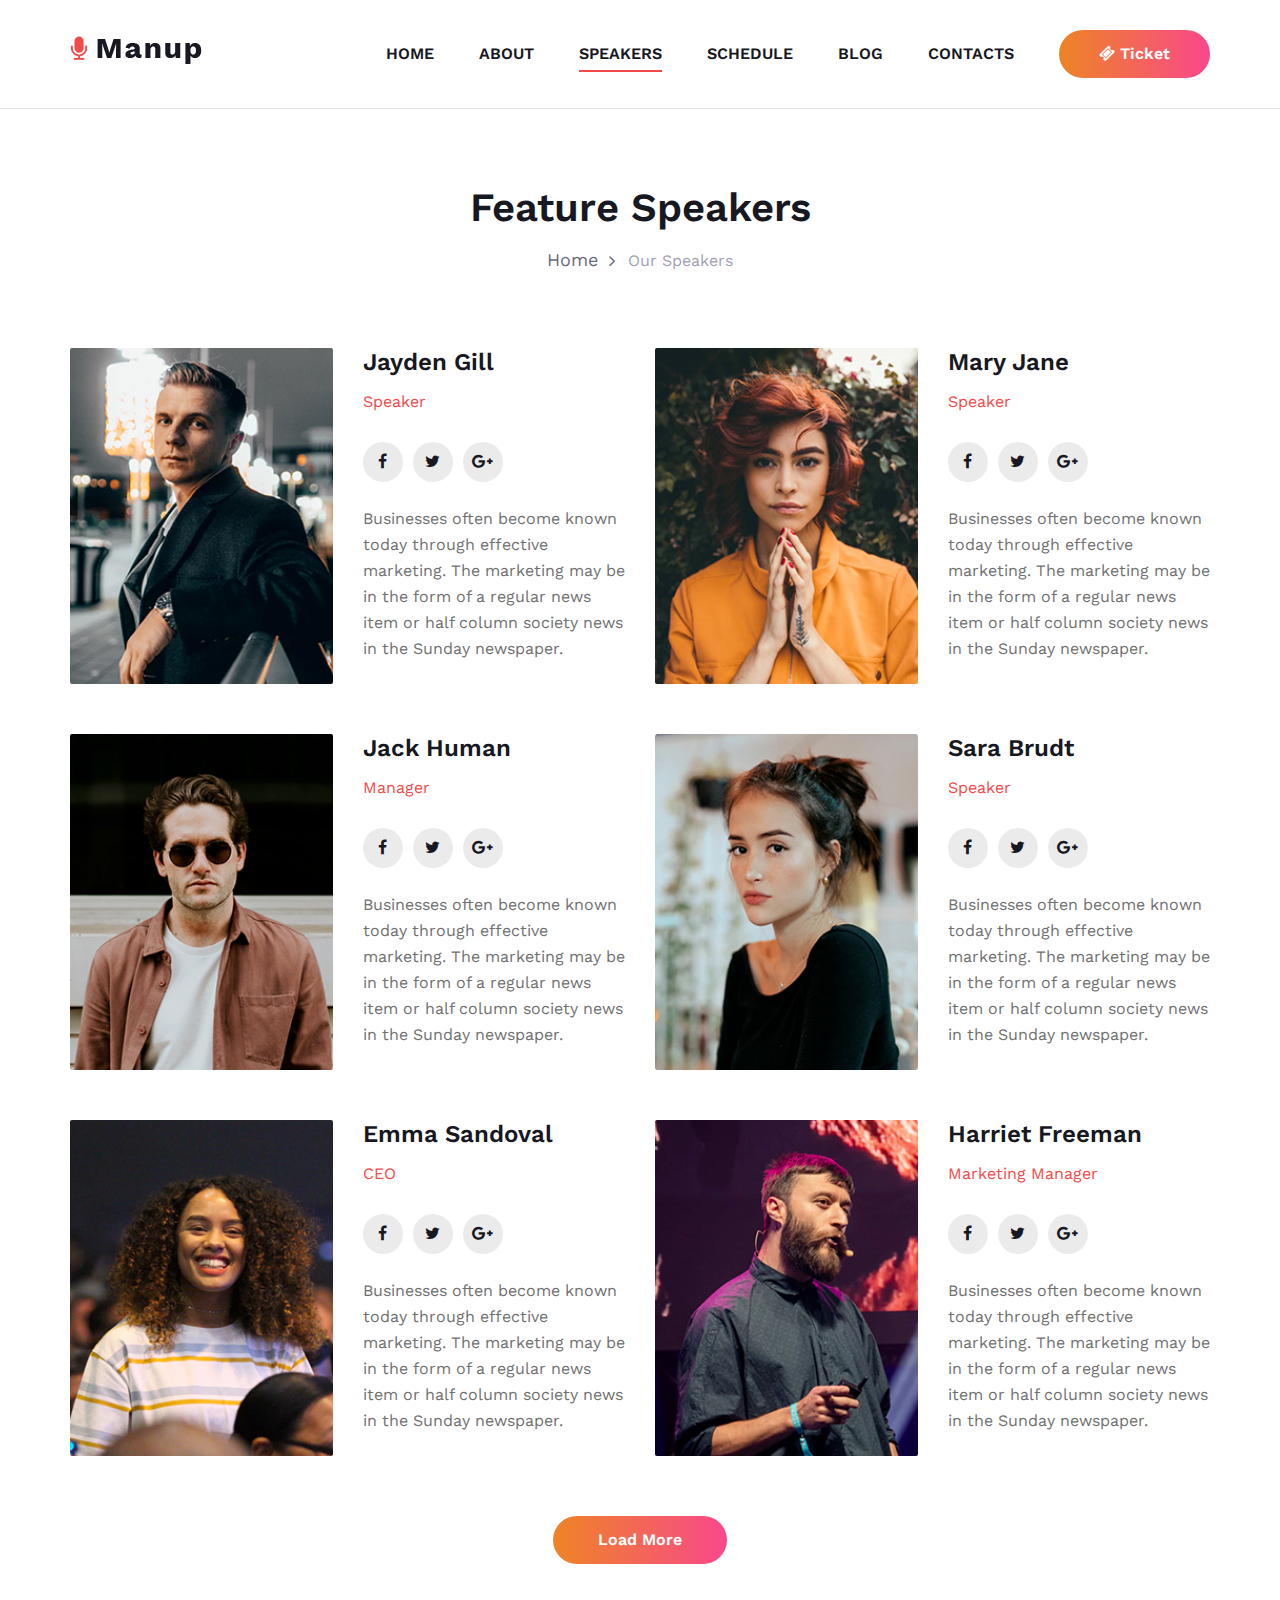
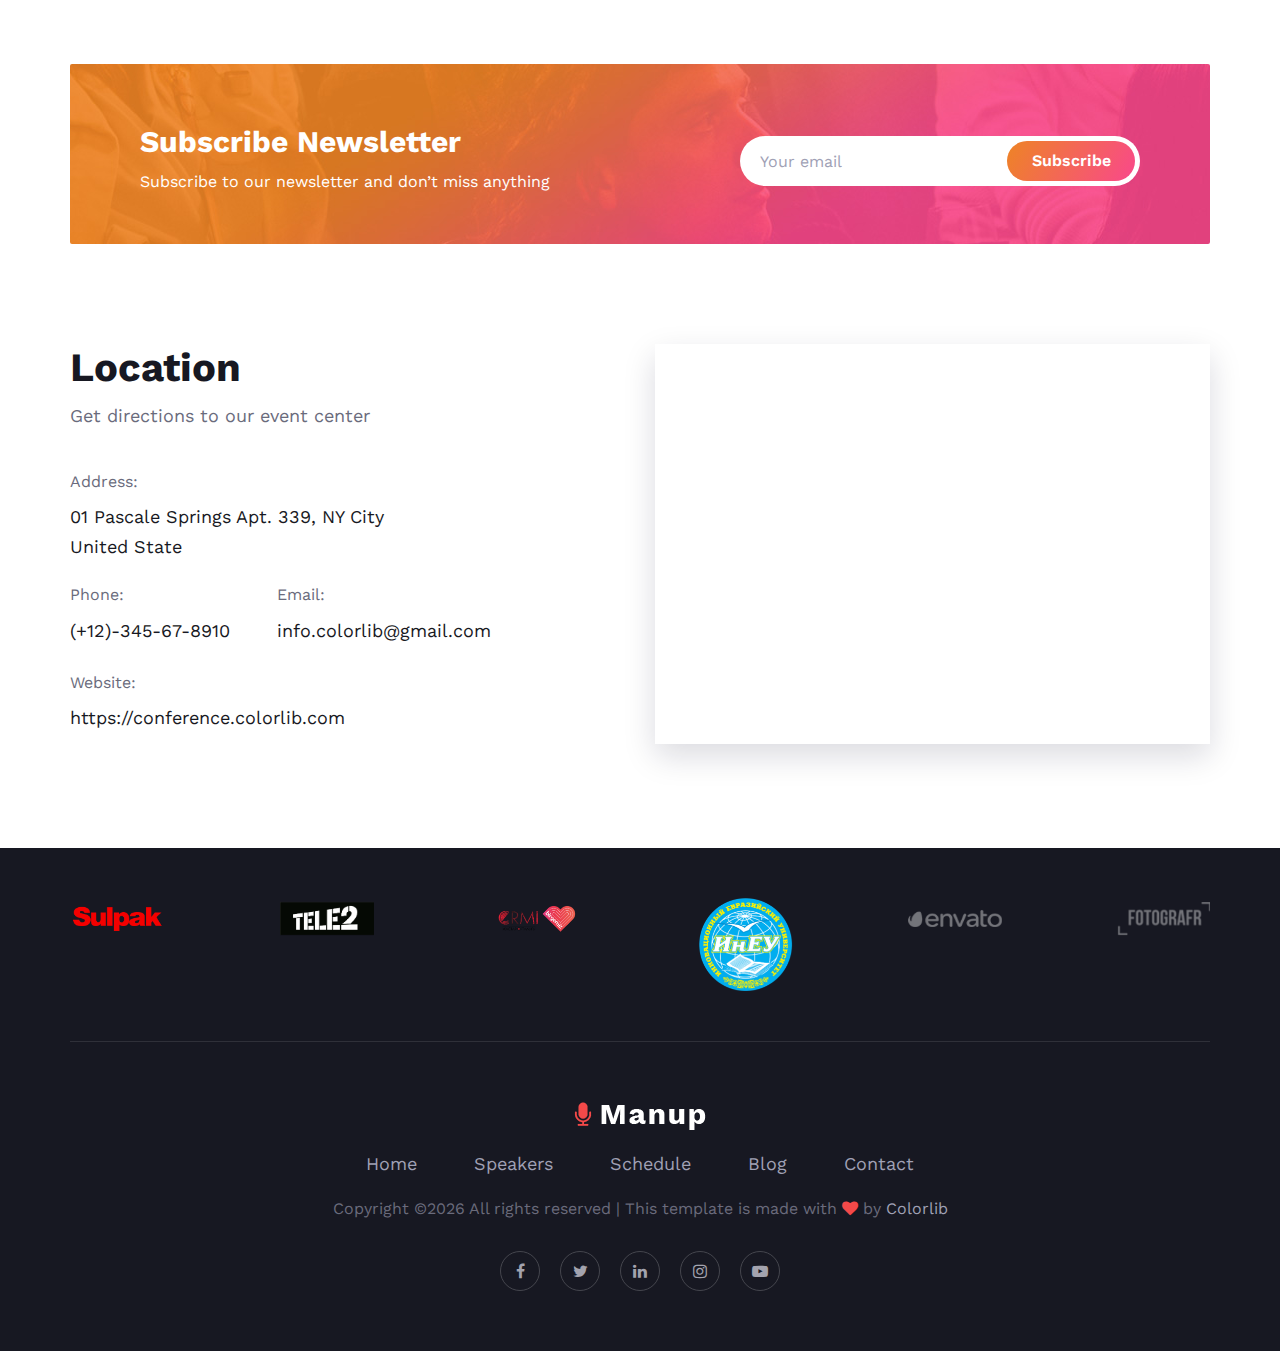
<file: speaker.html>
<!DOCTYPE html>
<html lang="zxx">

<head>
    <meta charset="UTF-8">
    <meta name="description" content="Manup Template">
    <meta name="keywords" content="Manup, unica, creative, html">
    <meta name="viewport" content="width=device-width, initial-scale=1.0">
    <meta http-equiv="X-UA-Compatible" content="ie=edge">
    <title>Manup | Template</title>

    <!-- Google Font -->
    <link href="https://fonts.googleapis.com/css?family=Work+Sans:400,500,600,700,800,900&display=swap"
        rel="stylesheet">
    <link href="https://fonts.googleapis.com/css?family=Poppins:400,500,600,700&display=swap" rel="stylesheet">


    <!-- Css Styles -->
    <link rel="stylesheet" href="css/bootstrap.min.css" type="text/css">
    <link rel="stylesheet" href="css/font-awesome.min.css" type="text/css">
    <link rel="stylesheet" href="css/elegant-icons.css" type="text/css">
    <link rel="stylesheet" href="css/owl.carousel.min.css" type="text/css">
    <link rel="stylesheet" href="css/magnific-popup.css" type="text/css">
    <link rel="stylesheet" href="css/slicknav.min.css" type="text/css">
    <link rel="stylesheet" href="css/style.css" type="text/css">
</head>

<body>
    <!-- Page Preloder -->
    <div id="preloder">
        <div class="loader"></div>
    </div>

    <!-- Header Section Begin -->
    <header class="header-section header-normal">
        <div class="container">
            <div class="logo">
                <a href="./index.html">
                    <img src="img/logo.png" alt="">
                </a>
            </div>
            <div class="nav-menu">
                <nav class="mainmenu mobile-menu">
                    <ul>
                        <li><a href="./index.html">Home</a></li>
                        <li><a href="./about-us.html">About</a></li>
                        <li class="active"><a href="./speaker.html">Speakers</a>
                            <ul class="dropdown">
                                <li><a href="#">Jayden</a></li>
                                <li><a href="#">Sara</a></li>
                                <li><a href="#">Emma</a></li>
                                <li><a href="#">Harriet</a></li>
                            </ul>
                        </li>
                        <li><a href="./schedule.html">Schedule</a></li>
                        <li><a href="./blog.html">Blog</a></li>
                        <li><a href="./contact.html">Contacts</a></li>
                    </ul>
                </nav>
                <a href="#" class="primary-btn top-btn"><i class="fa fa-ticket"></i> Ticket</a>
            </div>
            <div id="mobile-menu-wrap"></div>
        </div>
    </header>
    <!-- Header End -->

    <!-- Breadcrumb Section Begin -->
    <section class="breadcrumb-section">
        <div class="container">
            <div class="row">
                <div class="col-lg-12">
                    <div class="breadcrumb-text">
                        <h2>Feature Speakers</h2>
                        <div class="bt-option">
                            <a href="#">Home</a>
                            <span>Our Speakers</span>
                        </div>
                    </div>
                </div>
            </div>
        </div>
    </section>
    <!-- Breadcrumb Section End -->

    <!-- Speaker Section Begin -->
    <section class="speaker-section spad">
        <div class="container">
            <div class="row">
                <div class="col-sm-6">
                    <div class="speaker-item">
                        <div class="row">
                            <div class="col-lg-6">
                                <div class="si-pic">
                                    <img src="img/speakers/speaker-1.jpg" alt="">
                                </div>
                            </div>
                            <div class="col-lg-6">
                                <div class="si-text">
                                    <div class="si-title">
                                        <h4>Jayden Gill</h4>
                                        <span>Speaker</span>
                                    </div>
                                    <div class="si-social">
                                        <a href="#"><i class="fa fa-facebook"></i></a>
                                        <a href="#"><i class="fa fa-twitter"></i></a>
                                        <a href="#"><i class="fa fa-google-plus"></i></a>
                                    </div>
                                    <p>Businesses often become known today through effective marketing. The marketing
                                        may be in the form of a regular news item or half column society news in the
                                        Sunday newspaper.</p>
                                </div>
                            </div>
                        </div>
                    </div>
                </div>
                <div class="col-sm-6">
                    <div class="speaker-item">
                        <div class="row">
                            <div class="col-lg-6">
                                <div class="si-pic">
                                    <img src="img/speakers/speaker-2.jpg" alt="">
                                </div>
                            </div>
                            <div class="col-lg-6">
                                <div class="si-text">
                                    <div class="si-title">
                                        <h4>Mary Jane</h4>
                                        <span>Speaker</span>
                                    </div>
                                    <div class="si-social">
                                        <a href="#"><i class="fa fa-facebook"></i></a>
                                        <a href="#"><i class="fa fa-twitter"></i></a>
                                        <a href="#"><i class="fa fa-google-plus"></i></a>
                                    </div>
                                    <p>Businesses often become known today through effective marketing. The marketing
                                        may be in the form of a regular news item or half column society news in the
                                        Sunday newspaper.</p>
                                </div>
                            </div>
                        </div>
                    </div>
                </div>
                <div class="col-sm-6">
                    <div class="speaker-item">
                        <div class="row">
                            <div class="col-lg-6">
                                <div class="si-pic">
                                    <img src="img/speakers/speaker-3.jpg" alt="">
                                </div>
                            </div>
                            <div class="col-lg-6">
                                <div class="si-text">
                                    <div class="si-title">
                                        <h4>Jack Human</h4>
                                        <span>Manager</span>
                                    </div>
                                    <div class="si-social">
                                        <a href="#"><i class="fa fa-facebook"></i></a>
                                        <a href="#"><i class="fa fa-twitter"></i></a>
                                        <a href="#"><i class="fa fa-google-plus"></i></a>
                                    </div>
                                    <p>Businesses often become known today through effective marketing. The marketing
                                        may be in the form of a regular news item or half column society news in the
                                        Sunday newspaper.</p>
                                </div>
                            </div>
                        </div>
                    </div>
                </div>
                <div class="col-sm-6">
                    <div class="speaker-item">
                        <div class="row">
                            <div class="col-lg-6">
                                <div class="si-pic">
                                    <img src="img/speakers/speaker-4.jpg" alt="">
                                </div>
                            </div>
                            <div class="col-lg-6">
                                <div class="si-text">
                                    <div class="si-title">
                                        <h4>Sara Brudt</h4>
                                        <span>Speaker</span>
                                    </div>
                                    <div class="si-social">
                                        <a href="#"><i class="fa fa-facebook"></i></a>
                                        <a href="#"><i class="fa fa-twitter"></i></a>
                                        <a href="#"><i class="fa fa-google-plus"></i></a>
                                    </div>
                                    <p>Businesses often become known today through effective marketing. The marketing
                                        may be in the form of a regular news item or half column society news in the
                                        Sunday newspaper.</p>
                                </div>
                            </div>
                        </div>
                    </div>
                </div>
                <div class="col-sm-6">
                    <div class="speaker-item">
                        <div class="row">
                            <div class="col-lg-6">
                                <div class="si-pic">
                                    <img src="img/speakers/speaker-5.jpg" alt="">
                                </div>
                            </div>
                            <div class="col-lg-6">
                                <div class="si-text">
                                    <div class="si-title">
                                        <h4>Emma Sandoval </h4>
                                        <span>CEO</span>
                                    </div>
                                    <div class="si-social">
                                        <a href="#"><i class="fa fa-facebook"></i></a>
                                        <a href="#"><i class="fa fa-twitter"></i></a>
                                        <a href="#"><i class="fa fa-google-plus"></i></a>
                                    </div>
                                    <p>Businesses often become known today through effective marketing. The marketing
                                        may be in the form of a regular news item or half column society news in the
                                        Sunday newspaper.</p>
                                </div>
                            </div>
                        </div>
                    </div>
                </div>
                <div class="col-sm-6">
                    <div class="speaker-item">
                        <div class="row">
                            <div class="col-lg-6">
                                <div class="si-pic">
                                    <img src="img/speakers/speaker-6.jpg" alt="">
                                </div>
                            </div>
                            <div class="col-lg-6">
                                <div class="si-text">
                                    <div class="si-title">
                                        <h4>Harriet Freeman</h4>
                                        <span>Marketing Manager</span>
                                    </div>
                                    <div class="si-social">
                                        <a href="#"><i class="fa fa-facebook"></i></a>
                                        <a href="#"><i class="fa fa-twitter"></i></a>
                                        <a href="#"><i class="fa fa-google-plus"></i></a>
                                    </div>
                                    <p>Businesses often become known today through effective marketing. The marketing
                                        may be in the form of a regular news item or half column society news in the
                                        Sunday newspaper.</p>
                                </div>
                            </div>
                        </div>
                    </div>
                </div>
            </div>
            <div class="load-more">
                <a href="#" class="primary-btn">Load More</a>
            </div>
        </div>
    </section>
    <!-- Speaker Section End -->

    <!-- Newslatter Section Begin -->
    <section class="newslatter-section about-newslatter">
        <div class="container">
            <div class="newslatter-inner set-bg" data-setbg="img/newslatter-bg.jpg">
                <div class="ni-text">
                    <h3>Subscribe Newsletter</h3>
                    <p>Subscribe to our newsletter and don’t miss anything</p>
                </div>
                <form action="#" class="ni-form">
                    <input type="text" placeholder="Your email">
                    <button type="submit">Subscribe</button>
                </form>
            </div>
        </div>
    </section>
    <!-- Newslatter Section End -->

    <!-- Contact Section Begin -->
    <section class="contact-section spad">
        <div class="container">
            <div class="row">
                <div class="col-lg-6">
                    <div class="section-title">
                        <h2>Location</h2>
                        <p>Get directions to our event center</p>
                    </div>
                    <div class="cs-text">
                        <div class="ct-address">
                            <span>Address:</span>
                            <p>01 Pascale Springs Apt. 339, NY City <br />United State</p>
                        </div>
                        <ul>
                            <li>
                                <span>Phone:</span>
                                (+12)-345-67-8910
                            </li>
                            <li>
                                <span>Email:</span>
                                info.colorlib@gmail.com
                            </li>
                        </ul>
                        <div class="ct-links">
                            <span>Website:</span>
                            <p>https://conference.colorlib.com</p>
                        </div>
                    </div>
                </div>
                <div class="col-lg-6">
                    <div class="cs-map">
                        <iframe
                            src="https://www.google.com/maps/embed?pb=!1m18!1m12!1m3!1d52901.38789495531!2d-118.19465514866786!3d34.03523211493029!2m3!1f0!2f0!3f0!3m2!1i1024!2i768!4f13.1!3m3!1m2!1s0x80c2cf71ad83ff9f%3A0x518b28657f4543b7!2sEast%20Los%20Angeles%2C%20CA%2C%20USA!5e0!3m2!1sen!2sbd!4v1579763856144!5m2!1sen!2sbd"
                            height="400" style="border:0;" allowfullscreen=""></iframe>
                    </div>
                </div>
            </div>
        </div>
    </section>
    <!-- Contact Section End -->

    <!-- Footer Section Begin -->
    <footer class="footer-section">
        <div class="container">
            <div class="partner-logo owl-carousel">
                <a href="#" class="pl-table">
                    <div class="pl-tablecell">
                        <img src="img/partner-logo/logo-1.png" alt="">
                    </div>
                </a>
                <a href="#" class="pl-table">
                    <div class="pl-tablecell">
                        <img src="img/partner-logo/logo-2.png" alt="">
                    </div>
                </a>
                <a href="#" class="pl-table">
                    <div class="pl-tablecell">
                        <img src="img/partner-logo/logo-3.png" alt="">
                    </div>
                </a>
                <a href="#" class="pl-table">
                    <div class="pl-tablecell">
                        <img src="img/partner-logo/logo-4.png" alt="">
                    </div>
                </a>
                <a href="#" class="pl-table">
                    <div class="pl-tablecell">
                        <img src="img/partner-logo/logo-5.png" alt="">
                    </div>
                </a>
                <a href="#" class="pl-table">
                    <div class="pl-tablecell">
                        <img src="img/partner-logo/logo-6.png" alt="">
                    </div>
                </a>
            </div>
            <div class="row">
                <div class="col-lg-12">
                    <div class="footer-text">
                        <div class="ft-logo">
                            <a href="#" class="footer-logo"><img src="img/footer-logo.png" alt=""></a>
                        </div>
                        <ul>
                            <li><a href="#">Home</a></li>
                            <li><a href="#">Speakers</a></li>
                            <li><a href="#">Schedule</a></li>
                            <li><a href="#">Blog</a></li>
                            <li><a href="#">Contact</a></li>
                        </ul>
                        <div class="copyright-text"><p><!-- Link back to Colorlib can't be removed. Template is licensed under CC BY 3.0. -->
  Copyright &copy;<script>document.write(new Date().getFullYear());</script> All rights reserved | This template is made with <i class="fa fa-heart" aria-hidden="true"></i> by <a href="https://colorlib.com" target="_blank">Colorlib</a>
  <!-- Link back to Colorlib can't be removed. Template is licensed under CC BY 3.0. --></p></div>
                        <div class="ft-social">
                            <a href="#"><i class="fa fa-facebook"></i></a>
                            <a href="#"><i class="fa fa-twitter"></i></a>
                            <a href="#"><i class="fa fa-linkedin"></i></a>
                            <a href="#"><i class="fa fa-instagram"></i></a>
                            <a href="#"><i class="fa fa-youtube-play"></i></a>
                        </div>
                    </div>
                </div>
            </div>
        </div>
    </footer>
    <!-- Footer Section End -->

    <!-- Js Plugins -->
    <script src="js/jquery-3.3.1.min.js"></script>
    <script src="js/bootstrap.min.js"></script>
    <script src="js/jquery.magnific-popup.min.js"></script>
    <script src="js/jquery.countdown.min.js"></script>
    <script src="js/jquery.slicknav.js"></script>
    <script src="js/owl.carousel.min.js"></script>
    <script src="js/main.js"></script>
</body>

</html>
</file>
<file: css/elegant-icons.css>
@font-face {
	font-family: 'ElegantIcons';
	src:url('../fonts/ElegantIcons.eot');
	src:url('../fonts/ElegantIcons.eot?#iefix') format('embedded-opentype'),
		url('../fonts/ElegantIcons.woff') format('woff'),
		url('../fonts/ElegantIcons.ttf') format('truetype'),
		url('../fonts/ElegantIcons.svg#ElegantIcons') format('svg');
	font-weight: normal;
	font-style: normal;
}

/* Use the following CSS code if you want to use data attributes for inserting your icons */
[data-icon]:before {
	font-family: 'ElegantIcons';
	content: attr(data-icon);
	speak: none;
	font-weight: normal;
	font-variant: normal;
	text-transform: none;
	line-height: 1;
	-webkit-font-smoothing: antialiased;
	-moz-osx-font-smoothing: grayscale;
}

/* Use the following CSS code if you want to have a class per icon */
/*
Instead of a list of all class selectors,
you can use the generic selector below, but it's slower:
[class*="your-class-prefix"] {
*/
.arrow_up, .arrow_down, .arrow_left, .arrow_right, .arrow_left-up, .arrow_right-up, .arrow_right-down, .arrow_left-down, .arrow-up-down, .arrow_up-down_alt, .arrow_left-right_alt, .arrow_left-right, .arrow_expand_alt2, .arrow_expand_alt, .arrow_condense, .arrow_expand, .arrow_move, .arrow_carrot-up, .arrow_carrot-down, .arrow_carrot-left, .arrow_carrot-right, .arrow_carrot-2up, .arrow_carrot-2down, .arrow_carrot-2left, .arrow_carrot-2right, .arrow_carrot-up_alt2, .arrow_carrot-down_alt2, .arrow_carrot-left_alt2, .arrow_carrot-right_alt2, .arrow_carrot-2up_alt2, .arrow_carrot-2down_alt2, .arrow_carrot-2left_alt2, .arrow_carrot-2right_alt2, .arrow_triangle-up, .arrow_triangle-down, .arrow_triangle-left, .arrow_triangle-right, .arrow_triangle-up_alt2, .arrow_triangle-down_alt2, .arrow_triangle-left_alt2, .arrow_triangle-right_alt2, .arrow_back, .icon_minus-06, .icon_plus, .icon_close, .icon_check, .icon_minus_alt2, .icon_plus_alt2, .icon_close_alt2, .icon_check_alt2, .icon_zoom-out_alt, .icon_zoom-in_alt, .icon_search, .icon_box-empty, .icon_box-selected, .icon_minus-box, .icon_plus-box, .icon_box-checked, .icon_circle-empty, .icon_circle-slelected, .icon_stop_alt2, .icon_stop, .icon_pause_alt2, .icon_pause, .icon_menu, .icon_menu-square_alt2, .icon_menu-circle_alt2, .icon_ul, .icon_ol, .icon_adjust-horiz, .icon_adjust-vert, .icon_document_alt, .icon_documents_alt, .icon_pencil, .icon_pencil-edit_alt, .icon_pencil-edit, .icon_folder-alt, .icon_folder-open_alt, .icon_folder-add_alt, .icon_info_alt, .icon_error-oct_alt, .icon_error-circle_alt, .icon_error-triangle_alt, .icon_question_alt2, .icon_question, .icon_comment_alt, .icon_chat_alt, .icon_vol-mute_alt, .icon_volume-low_alt, .icon_volume-high_alt, .icon_quotations, .icon_quotations_alt2, .icon_clock_alt, .icon_lock_alt, .icon_lock-open_alt, .icon_key_alt, .icon_cloud_alt, .icon_cloud-upload_alt, .icon_cloud-download_alt, .icon_image, .icon_images, .icon_lightbulb_alt, .icon_gift_alt, .icon_house_alt, .icon_genius, .icon_mobile, .icon_tablet, .icon_laptop, .icon_desktop, .icon_camera_alt, .icon_mail_alt, .icon_cone_alt, .icon_ribbon_alt, .icon_bag_alt, .icon_creditcard, .icon_cart_alt, .icon_paperclip, .icon_tag_alt, .icon_tags_alt, .icon_trash_alt, .icon_cursor_alt, .icon_mic_alt, .icon_compass_alt, .icon_pin_alt, .icon_pushpin_alt, .icon_map_alt, .icon_drawer_alt, .icon_toolbox_alt, .icon_book_alt, .icon_calendar, .icon_film, .icon_table, .icon_contacts_alt, .icon_headphones, .icon_lifesaver, .icon_piechart, .icon_refresh, .icon_link_alt, .icon_link, .icon_loading, .icon_blocked, .icon_archive_alt, .icon_heart_alt, .icon_star_alt, .icon_star-half_alt, .icon_star, .icon_star-half, .icon_tools, .icon_tool, .icon_cog, .icon_cogs, .arrow_up_alt, .arrow_down_alt, .arrow_left_alt, .arrow_right_alt, .arrow_left-up_alt, .arrow_right-up_alt, .arrow_right-down_alt, .arrow_left-down_alt, .arrow_condense_alt, .arrow_expand_alt3, .arrow_carrot_up_alt, .arrow_carrot-down_alt, .arrow_carrot-left_alt, .arrow_carrot-right_alt, .arrow_carrot-2up_alt, .arrow_carrot-2dwnn_alt, .arrow_carrot-2left_alt, .arrow_carrot-2right_alt, .arrow_triangle-up_alt, .arrow_triangle-down_alt, .arrow_triangle-left_alt, .arrow_triangle-right_alt, .icon_minus_alt, .icon_plus_alt, .icon_close_alt, .icon_check_alt, .icon_zoom-out, .icon_zoom-in, .icon_stop_alt, .icon_menu-square_alt, .icon_menu-circle_alt, .icon_document, .icon_documents, .icon_pencil_alt, .icon_folder, .icon_folder-open, .icon_folder-add, .icon_folder_upload, .icon_folder_download, .icon_info, .icon_error-circle, .icon_error-oct, .icon_error-triangle, .icon_question_alt, .icon_comment, .icon_chat, .icon_vol-mute, .icon_volume-low, .icon_volume-high, .icon_quotations_alt, .icon_clock, .icon_lock, .icon_lock-open, .icon_key, .icon_cloud, .icon_cloud-upload, .icon_cloud-download, .icon_lightbulb, .icon_gift, .icon_house, .icon_camera, .icon_mail, .icon_cone, .icon_ribbon, .icon_bag, .icon_cart, .icon_tag, .icon_tags, .icon_trash, .icon_cursor, .icon_mic, .icon_compass, .icon_pin, .icon_pushpin, .icon_map, .icon_drawer, .icon_toolbox, .icon_book, .icon_contacts, .icon_archive, .icon_heart, .icon_profile, .icon_group, .icon_grid-2x2, .icon_grid-3x3, .icon_music, .icon_pause_alt, .icon_phone, .icon_upload, .icon_download, .social_facebook, .social_twitter, .social_pinterest, .social_googleplus, .social_tumblr, .social_tumbleupon, .social_wordpress, .social_instagram, .social_dribbble, .social_vimeo, .social_linkedin, .social_rss, .social_deviantart, .social_share, .social_myspace, .social_skype, .social_youtube, .social_picassa, .social_googledrive, .social_flickr, .social_blogger, .social_spotify, .social_delicious, .social_facebook_circle, .social_twitter_circle, .social_pinterest_circle, .social_googleplus_circle, .social_tumblr_circle, .social_stumbleupon_circle, .social_wordpress_circle, .social_instagram_circle, .social_dribbble_circle, .social_vimeo_circle, .social_linkedin_circle, .social_rss_circle, .social_deviantart_circle, .social_share_circle, .social_myspace_circle, .social_skype_circle, .social_youtube_circle, .social_picassa_circle, .social_googledrive_alt2, .social_flickr_circle, .social_blogger_circle, .social_spotify_circle, .social_delicious_circle, .social_facebook_square, .social_twitter_square, .social_pinterest_square, .social_googleplus_square, .social_tumblr_square, .social_stumbleupon_square, .social_wordpress_square, .social_instagram_square, .social_dribbble_square, .social_vimeo_square, .social_linkedin_square, .social_rss_square, .social_deviantart_square, .social_share_square, .social_myspace_square, .social_skype_square, .social_youtube_square, .social_picassa_square, .social_googledrive_square, .social_flickr_square, .social_blogger_square, .social_spotify_square, .social_delicious_square, .icon_printer, .icon_calulator, .icon_building, .icon_floppy, .icon_drive, .icon_search-2, .icon_id, .icon_id-2, .icon_puzzle, .icon_like, .icon_dislike, .icon_mug, .icon_currency, .icon_wallet, .icon_pens, .icon_easel, .icon_flowchart, .icon_datareport, .icon_briefcase, .icon_shield, .icon_percent, .icon_globe, .icon_globe-2, .icon_target, .icon_hourglass, .icon_balance, .icon_rook, .icon_printer-alt, .icon_calculator_alt, .icon_building_alt, .icon_floppy_alt, .icon_drive_alt, .icon_search_alt, .icon_id_alt, .icon_id-2_alt, .icon_puzzle_alt, .icon_like_alt, .icon_dislike_alt, .icon_mug_alt, .icon_currency_alt, .icon_wallet_alt, .icon_pens_alt, .icon_easel_alt, .icon_flowchart_alt, .icon_datareport_alt, .icon_briefcase_alt, .icon_shield_alt, .icon_percent_alt, .icon_globe_alt, .icon_clipboard {
	font-family: 'ElegantIcons';
	speak: none;
	font-style: normal;
	font-weight: normal;
	font-variant: normal;
	text-transform: none;
	line-height: 1;
	-webkit-font-smoothing: antialiased;
}
.arrow_up:before {
	content: "\21";
}
.arrow_down:before {
	content: "\22";
}
.arrow_left:before {
	content: "\23";
}
.arrow_right:before {
	content: "\24";
}
.arrow_left-up:before {
	content: "\25";
}
.arrow_right-up:before {
	content: "\26";
}
.arrow_right-down:before {
	content: "\27";
}
.arrow_left-down:before {
	content: "\28";
}
.arrow-up-down:before {
	content: "\29";
}
.arrow_up-down_alt:before {
	content: "\2a";
}
.arrow_left-right_alt:before {
	content: "\2b";
}
.arrow_left-right:before {
	content: "\2c";
}
.arrow_expand_alt2:before {
	content: "\2d";
}
.arrow_expand_alt:before {
	content: "\2e";
}
.arrow_condense:before {
	content: "\2f";
}
.arrow_expand:before {
	content: "\30";
}
.arrow_move:before {
	content: "\31";
}
.arrow_carrot-up:before {
	content: "\32";
}
.arrow_carrot-down:before {
	content: "\33";
}
.arrow_carrot-left:before {
	content: "\34";
}
.arrow_carrot-right:before {
	content: "\35";
}
.arrow_carrot-2up:before {
	content: "\36";
}
.arrow_carrot-2down:before {
	content: "\37";
}
.arrow_carrot-2left:before {
	content: "\38";
}
.arrow_carrot-2right:before {
	content: "\39";
}
.arrow_carrot-up_alt2:before {
	content: "\3a";
}
.arrow_carrot-down_alt2:before {
	content: "\3b";
}
.arrow_carrot-left_alt2:before {
	content: "\3c";
}
.arrow_carrot-right_alt2:before {
	content: "\3d";
}
.arrow_carrot-2up_alt2:before {
	content: "\3e";
}
.arrow_carrot-2down_alt2:before {
	content: "\3f";
}
.arrow_carrot-2left_alt2:before {
	content: "\40";
}
.arrow_carrot-2right_alt2:before {
	content: "\41";
}
.arrow_triangle-up:before {
	content: "\42";
}
.arrow_triangle-down:before {
	content: "\43";
}
.arrow_triangle-left:before {
	content: "\44";
}
.arrow_triangle-right:before {
	content: "\45";
}
.arrow_triangle-up_alt2:before {
	content: "\46";
}
.arrow_triangle-down_alt2:before {
	content: "\47";
}
.arrow_triangle-left_alt2:before {
	content: "\48";
}
.arrow_triangle-right_alt2:before {
	content: "\49";
}
.arrow_back:before {
	content: "\4a";
}
.icon_minus-06:before {
	content: "\4b";
}
.icon_plus:before {
	content: "\4c";
}
.icon_close:before {
	content: "\4d";
}
.icon_check:before {
	content: "\4e";
}
.icon_minus_alt2:before {
	content: "\4f";
}
.icon_plus_alt2:before {
	content: "\50";
}
.icon_close_alt2:before {
	content: "\51";
}
.icon_check_alt2:before {
	content: "\52";
}
.icon_zoom-out_alt:before {
	content: "\53";
}
.icon_zoom-in_alt:before {
	content: "\54";
}
.icon_search:before {
	content: "\55";
}
.icon_box-empty:before {
	content: "\56";
}
.icon_box-selected:before {
	content: "\57";
}
.icon_minus-box:before {
	content: "\58";
}
.icon_plus-box:before {
	content: "\59";
}
.icon_box-checked:before {
	content: "\5a";
}
.icon_circle-empty:before {
	content: "\5b";
}
.icon_circle-slelected:before {
	content: "\5c";
}
.icon_stop_alt2:before {
	content: "\5d";
}
.icon_stop:before {
	content: "\5e";
}
.icon_pause_alt2:before {
	content: "\5f";
}
.icon_pause:before {
	content: "\60";
}
.icon_menu:before {
	content: "\61";
}
.icon_menu-square_alt2:before {
	content: "\62";
}
.icon_menu-circle_alt2:before {
	content: "\63";
}
.icon_ul:before {
	content: "\64";
}
.icon_ol:before {
	content: "\65";
}
.icon_adjust-horiz:before {
	content: "\66";
}
.icon_adjust-vert:before {
	content: "\67";
}
.icon_document_alt:before {
	content: "\68";
}
.icon_documents_alt:before {
	content: "\69";
}
.icon_pencil:before {
	content: "\6a";
}
.icon_pencil-edit_alt:before {
	content: "\6b";
}
.icon_pencil-edit:before {
	content: "\6c";
}
.icon_folder-alt:before {
	content: "\6d";
}
.icon_folder-open_alt:before {
	content: "\6e";
}
.icon_folder-add_alt:before {
	content: "\6f";
}
.icon_info_alt:before {
	content: "\70";
}
.icon_error-oct_alt:before {
	content: "\71";
}
.icon_error-circle_alt:before {
	content: "\72";
}
.icon_error-triangle_alt:before {
	content: "\73";
}
.icon_question_alt2:before {
	content: "\74";
}
.icon_question:before {
	content: "\75";
}
.icon_comment_alt:before {
	content: "\76";
}
.icon_chat_alt:before {
	content: "\77";
}
.icon_vol-mute_alt:before {
	content: "\78";
}
.icon_volume-low_alt:before {
	content: "\79";
}
.icon_volume-high_alt:before {
	content: "\7a";
}
.icon_quotations:before {
	content: "\7b";
}
.icon_quotations_alt2:before {
	content: "\7c";
}
.icon_clock_alt:before {
	content: "\7d";
}
.icon_lock_alt:before {
	content: "\7e";
}
.icon_lock-open_alt:before {
	content: "\e000";
}
.icon_key_alt:before {
	content: "\e001";
}
.icon_cloud_alt:before {
	content: "\e002";
}
.icon_cloud-upload_alt:before {
	content: "\e003";
}
.icon_cloud-download_alt:before {
	content: "\e004";
}
.icon_image:before {
	content: "\e005";
}
.icon_images:before {
	content: "\e006";
}
.icon_lightbulb_alt:before {
	content: "\e007";
}
.icon_gift_alt:before {
	content: "\e008";
}
.icon_house_alt:before {
	content: "\e009";
}
.icon_genius:before {
	content: "\e00a";
}
.icon_mobile:before {
	content: "\e00b";
}
.icon_tablet:before {
	content: "\e00c";
}
.icon_laptop:before {
	content: "\e00d";
}
.icon_desktop:before {
	content: "\e00e";
}
.icon_camera_alt:before {
	content: "\e00f";
}
.icon_mail_alt:before {
	content: "\e010";
}
.icon_cone_alt:before {
	content: "\e011";
}
.icon_ribbon_alt:before {
	content: "\e012";
}
.icon_bag_alt:before {
	content: "\e013";
}
.icon_creditcard:before {
	content: "\e014";
}
.icon_cart_alt:before {
	content: "\e015";
}
.icon_paperclip:before {
	content: "\e016";
}
.icon_tag_alt:before {
	content: "\e017";
}
.icon_tags_alt:before {
	content: "\e018";
}
.icon_trash_alt:before {
	content: "\e019";
}
.icon_cursor_alt:before {
	content: "\e01a";
}
.icon_mic_alt:before {
	content: "\e01b";
}
.icon_compass_alt:before {
	content: "\e01c";
}
.icon_pin_alt:before {
	content: "\e01d";
}
.icon_pushpin_alt:before {
	content: "\e01e";
}
.icon_map_alt:before {
	content: "\e01f";
}
.icon_drawer_alt:before {
	content: "\e020";
}
.icon_toolbox_alt:before {
	content: "\e021";
}
.icon_book_alt:before {
	content: "\e022";
}
.icon_calendar:before {
	content: "\e023";
}
.icon_film:before {
	content: "\e024";
}
.icon_table:before {
	content: "\e025";
}
.icon_contacts_alt:before {
	content: "\e026";
}
.icon_headphones:before {
	content: "\e027";
}
.icon_lifesaver:before {
	content: "\e028";
}
.icon_piechart:before {
	content: "\e029";
}
.icon_refresh:before {
	content: "\e02a";
}
.icon_link_alt:before {
	content: "\e02b";
}
.icon_link:before {
	content: "\e02c";
}
.icon_loading:before {
	content: "\e02d";
}
.icon_blocked:before {
	content: "\e02e";
}
.icon_archive_alt:before {
	content: "\e02f";
}
.icon_heart_alt:before {
	content: "\e030";
}
.icon_star_alt:before {
	content: "\e031";
}
.icon_star-half_alt:before {
	content: "\e032";
}
.icon_star:before {
	content: "\e033";
}
.icon_star-half:before {
	content: "\e034";
}
.icon_tools:before {
	content: "\e035";
}
.icon_tool:before {
	content: "\e036";
}
.icon_cog:before {
	content: "\e037";
}
.icon_cogs:before {
	content: "\e038";
}
.arrow_up_alt:before {
	content: "\e039";
}
.arrow_down_alt:before {
	content: "\e03a";
}
.arrow_left_alt:before {
	content: "\e03b";
}
.arrow_right_alt:before {
	content: "\e03c";
}
.arrow_left-up_alt:before {
	content: "\e03d";
}
.arrow_right-up_alt:before {
	content: "\e03e";
}
.arrow_right-down_alt:before {
	content: "\e03f";
}
.arrow_left-down_alt:before {
	content: "\e040";
}
.arrow_condense_alt:before {
	content: "\e041";
}
.arrow_expand_alt3:before {
	content: "\e042";
}
.arrow_carrot_up_alt:before {
	content: "\e043";
}
.arrow_carrot-down_alt:before {
	content: "\e044";
}
.arrow_carrot-left_alt:before {
	content: "\e045";
}
.arrow_carrot-right_alt:before {
	content: "\e046";
}
.arrow_carrot-2up_alt:before {
	content: "\e047";
}
.arrow_carrot-2dwnn_alt:before {
	content: "\e048";
}
.arrow_carrot-2left_alt:before {
	content: "\e049";
}
.arrow_carrot-2right_alt:before {
	content: "\e04a";
}
.arrow_triangle-up_alt:before {
	content: "\e04b";
}
.arrow_triangle-down_alt:before {
	content: "\e04c";
}
.arrow_triangle-left_alt:before {
	content: "\e04d";
}
.arrow_triangle-right_alt:before {
	content: "\e04e";
}
.icon_minus_alt:before {
	content: "\e04f";
}
.icon_plus_alt:before {
	content: "\e050";
}
.icon_close_alt:before {
	content: "\e051";
}
.icon_check_alt:before {
	content: "\e052";
}
.icon_zoom-out:before {
	content: "\e053";
}
.icon_zoom-in:before {
	content: "\e054";
}
.icon_stop_alt:before {
	content: "\e055";
}
.icon_menu-square_alt:before {
	content: "\e056";
}
.icon_menu-circle_alt:before {
	content: "\e057";
}
.icon_document:before {
	content: "\e058";
}
.icon_documents:before {
	content: "\e059";
}
.icon_pencil_alt:before {
	content: "\e05a";
}
.icon_folder:before {
	content: "\e05b";
}
.icon_folder-open:before {
	content: "\e05c";
}
.icon_folder-add:before {
	content: "\e05d";
}
.icon_folder_upload:before {
	content: "\e05e";
}
.icon_folder_download:before {
	content: "\e05f";
}
.icon_info:before {
	content: "\e060";
}
.icon_error-circle:before {
	content: "\e061";
}
.icon_error-oct:before {
	content: "\e062";
}
.icon_error-triangle:before {
	content: "\e063";
}
.icon_question_alt:before {
	content: "\e064";
}
.icon_comment:before {
	content: "\e065";
}
.icon_chat:before {
	content: "\e066";
}
.icon_vol-mute:before {
	content: "\e067";
}
.icon_volume-low:before {
	content: "\e068";
}
.icon_volume-high:before {
	content: "\e069";
}
.icon_quotations_alt:before {
	content: "\e06a";
}
.icon_clock:before {
	content: "\e06b";
}
.icon_lock:before {
	content: "\e06c";
}
.icon_lock-open:before {
	content: "\e06d";
}
.icon_key:before {
	content: "\e06e";
}
.icon_cloud:before {
	content: "\e06f";
}
.icon_cloud-upload:before {
	content: "\e070";
}
.icon_cloud-download:before {
	content: "\e071";
}
.icon_lightbulb:before {
	content: "\e072";
}
.icon_gift:before {
	content: "\e073";
}
.icon_house:before {
	content: "\e074";
}
.icon_camera:before {
	content: "\e075";
}
.icon_mail:before {
	content: "\e076";
}
.icon_cone:before {
	content: "\e077";
}
.icon_ribbon:before {
	content: "\e078";
}
.icon_bag:before {
	content: "\e079";
}
.icon_cart:before {
	content: "\e07a";
}
.icon_tag:before {
	content: "\e07b";
}
.icon_tags:before {
	content: "\e07c";
}
.icon_trash:before {
	content: "\e07d";
}
.icon_cursor:before {
	content: "\e07e";
}
.icon_mic:before {
	content: "\e07f";
}
.icon_compass:before {
	content: "\e080";
}
.icon_pin:before {
	content: "\e081";
}
.icon_pushpin:before {
	content: "\e082";
}
.icon_map:before {
	content: "\e083";
}
.icon_drawer:before {
	content: "\e084";
}
.icon_toolbox:before {
	content: "\e085";
}
.icon_book:before {
	content: "\e086";
}
.icon_contacts:before {
	content: "\e087";
}
.icon_archive:before {
	content: "\e088";
}
.icon_heart:before {
	content: "\e089";
}
.icon_profile:before {
	content: "\e08a";
}
.icon_group:before {
	content: "\e08b";
}
.icon_grid-2x2:before {
	content: "\e08c";
}
.icon_grid-3x3:before {
	content: "\e08d";
}
.icon_music:before {
	content: "\e08e";
}
.icon_pause_alt:before {
	content: "\e08f";
}
.icon_phone:before {
	content: "\e090";
}
.icon_upload:before {
	content: "\e091";
}
.icon_download:before {
	content: "\e092";
}
.social_facebook:before {
	content: "\e093";
}
.social_twitter:before {
	content: "\e094";
}
.social_pinterest:before {
	content: "\e095";
}
.social_googleplus:before {
	content: "\e096";
}
.social_tumblr:before {
	content: "\e097";
}
.social_tumbleupon:before {
	content: "\e098";
}
.social_wordpress:before {
	content: "\e099";
}
.social_instagram:before {
	content: "\e09a";
}
.social_dribbble:before {
	content: "\e09b";
}
.social_vimeo:before {
	content: "\e09c";
}
.social_linkedin:before {
	content: "\e09d";
}
.social_rss:before {
	content: "\e09e";
}
.social_deviantart:before {
	content: "\e09f";
}
.social_share:before {
	content: "\e0a0";
}
.social_myspace:before {
	content: "\e0a1";
}
.social_skype:before {
	content: "\e0a2";
}
.social_youtube:before {
	content: "\e0a3";
}
.social_picassa:before {
	content: "\e0a4";
}
.social_googledrive:before {
	content: "\e0a5";
}
.social_flickr:before {
	content: "\e0a6";
}
.social_blogger:before {
	content: "\e0a7";
}
.social_spotify:before {
	content: "\e0a8";
}
.social_delicious:before {
	content: "\e0a9";
}
.social_facebook_circle:before {
	content: "\e0aa";
}
.social_twitter_circle:before {
	content: "\e0ab";
}
.social_pinterest_circle:before {
	content: "\e0ac";
}
.social_googleplus_circle:before {
	content: "\e0ad";
}
.social_tumblr_circle:before {
	content: "\e0ae";
}
.social_stumbleupon_circle:before {
	content: "\e0af";
}
.social_wordpress_circle:before {
	content: "\e0b0";
}
.social_instagram_circle:before {
	content: "\e0b1";
}
.social_dribbble_circle:before {
	content: "\e0b2";
}
.social_vimeo_circle:before {
	content: "\e0b3";
}
.social_linkedin_circle:before {
	content: "\e0b4";
}
.social_rss_circle:before {
	content: "\e0b5";
}
.social_deviantart_circle:before {
	content: "\e0b6";
}
.social_share_circle:before {
	content: "\e0b7";
}
.social_myspace_circle:before {
	content: "\e0b8";
}
.social_skype_circle:before {
	content: "\e0b9";
}
.social_youtube_circle:before {
	content: "\e0ba";
}
.social_picassa_circle:before {
	content: "\e0bb";
}
.social_googledrive_alt2:before {
	content: "\e0bc";
}
.social_flickr_circle:before {
	content: "\e0bd";
}
.social_blogger_circle:before {
	content: "\e0be";
}
.social_spotify_circle:before {
	content: "\e0bf";
}
.social_delicious_circle:before {
	content: "\e0c0";
}
.social_facebook_square:before {
	content: "\e0c1";
}
.social_twitter_square:before {
	content: "\e0c2";
}
.social_pinterest_square:before {
	content: "\e0c3";
}
.social_googleplus_square:before {
	content: "\e0c4";
}
.social_tumblr_square:before {
	content: "\e0c5";
}
.social_stumbleupon_square:before {
	content: "\e0c6";
}
.social_wordpress_square:before {
	content: "\e0c7";
}
.social_instagram_square:before {
	content: "\e0c8";
}
.social_dribbble_square:before {
	content: "\e0c9";
}
.social_vimeo_square:before {
	content: "\e0ca";
}
.social_linkedin_square:before {
	content: "\e0cb";
}
.social_rss_square:before {
	content: "\e0cc";
}
.social_deviantart_square:before {
	content: "\e0cd";
}
.social_share_square:before {
	content: "\e0ce";
}
.social_myspace_square:before {
	content: "\e0cf";
}
.social_skype_square:before {
	content: "\e0d0";
}
.social_youtube_square:before {
	content: "\e0d1";
}
.social_picassa_square:before {
	content: "\e0d2";
}
.social_googledrive_square:before {
	content: "\e0d3";
}
.social_flickr_square:before {
	content: "\e0d4";
}
.social_blogger_square:before {
	content: "\e0d5";
}
.social_spotify_square:before {
	content: "\e0d6";
}
.social_delicious_square:before {
	content: "\e0d7";
}
.icon_printer:before {
	content: "\e103";
}
.icon_calulator:before {
	content: "\e0ee";
}
.icon_building:before {
	content: "\e0ef";
}
.icon_floppy:before {
	content: "\e0e8";
}
.icon_drive:before {
	content: "\e0ea";
}
.icon_search-2:before {
	content: "\e101";
}
.icon_id:before {
	content: "\e107";
}
.icon_id-2:before {
	content: "\e108";
}
.icon_puzzle:before {
	content: "\e102";
}
.icon_like:before {
	content: "\e106";
}
.icon_dislike:before {
	content: "\e0eb";
}
.icon_mug:before {
	content: "\e105";
}
.icon_currency:before {
	content: "\e0ed";
}
.icon_wallet:before {
	content: "\e100";
}
.icon_pens:before {
	content: "\e104";
}
.icon_easel:before {
	content: "\e0e9";
}
.icon_flowchart:before {
	content: "\e109";
}
.icon_datareport:before {
	content: "\e0ec";
}
.icon_briefcase:before {
	content: "\e0fe";
}
.icon_shield:before {
	content: "\e0f6";
}
.icon_percent:before {
	content: "\e0fb";
}
.icon_globe:before {
	content: "\e0e2";
}
.icon_globe-2:before {
	content: "\e0e3";
}
.icon_target:before {
	content: "\e0f5";
}
.icon_hourglass:before {
	content: "\e0e1";
}
.icon_balance:before {
	content: "\e0ff";
}
.icon_rook:before {
	content: "\e0f8";
}
.icon_printer-alt:before {
	content: "\e0fa";
}
.icon_calculator_alt:before {
	content: "\e0e7";
}
.icon_building_alt:before {
	content: "\e0fd";
}
.icon_floppy_alt:before {
	content: "\e0e4";
}
.icon_drive_alt:before {
	content: "\e0e5";
}
.icon_search_alt:before {
	content: "\e0f7";
}
.icon_id_alt:before {
	content: "\e0e0";
}
.icon_id-2_alt:before {
	content: "\e0fc";
}
.icon_puzzle_alt:before {
	content: "\e0f9";
}
.icon_like_alt:before {
	content: "\e0dd";
}
.icon_dislike_alt:before {
	content: "\e0f1";
}
.icon_mug_alt:before {
	content: "\e0dc";
}
.icon_currency_alt:before {
	content: "\e0f3";
}
.icon_wallet_alt:before {
	content: "\e0d8";
}
.icon_pens_alt:before {
	content: "\e0db";
}
.icon_easel_alt:before {
	content: "\e0f0";
}
.icon_flowchart_alt:before {
	content: "\e0df";
}
.icon_datareport_alt:before {
	content: "\e0f2";
}
.icon_briefcase_alt:before {
	content: "\e0f4";
}
.icon_shield_alt:before {
	content: "\e0d9";
}
.icon_percent_alt:before {
	content: "\e0da";
}
.icon_globe_alt:before {
	content: "\e0de";
}
.icon_clipboard:before {
	content: "\e0e6";
}


	.glyph {
		float: left;
		text-align: center;
		padding: .75em;
		margin: .4em 1.5em .75em 0;
		width: 6em;
text-shadow: none;
	}
        .glyph_big {
        font-size: 128px;
        color: #59c5dc;
        float: left;
        margin-right: 20px;
        }

        .glyph div { padding-bottom: 10px;}

	.glyph input {
		font-family: consolas, monospace;
		font-size: 12px;
		width: 100%;
		text-align: center;
		border: 0;
		box-shadow: 0 0 0 1px #ccc;
		padding: .2em;
                -moz-border-radius: 5px;
                -webkit-border-radius: 5px;
	}
	.centered {
		margin-left: auto;
		margin-right: auto;
	}
	.glyph .fs1 {
		font-size: 2em;
	}
</file>
<file: css/style.css>
/******************************************************************
  Template Name: Manup
  Description: Manup Event HTML Template
  Author: Colorlib
  Author URI: http://colorlib.com
  Version: 1.0
  Created: Colorlib
******************************************************************/

/*------------------------------------------------------------------
[Table of contents]

1.  Template default CSS
	1.1	Variables
	1.2	Mixins
	1.3	Flexbox
	1.4	Reset
2.  Helper Css
3.  Header Section
4.  Hero Section
5.  Home About Section
6.  Team Member Section
7.  Pricing Section
8.  Latest Blog Section
9.  Contact
10.  Footer Style

-------------------------------------------------------------------*/

/*----------------------------------------*/

/* Template default CSS
/*----------------------------------------*/

html,
body {
	height: 100%;
	font-family: "Work Sans", sans-serif;
	-webkit-font-smoothing: antialiased;
	font-smoothing: antialiased;
}

h1,
h2,
h3,
h4,
h5,
h6 {
	margin: 0;
	color: #111111;
	font-weight: 400;
	font-family: "Work Sans", sans-serif;
}

h1 {
	font-size: 70px;
}

h2 {
	font-size: 36px;
}

h3 {
	font-size: 30px;
}

h4 {
	font-size: 24px;
}

h5 {
	font-size: 18px;
}

h6 {
	font-size: 16px;
}

p {
	font-size: 16px;
	font-family: "Work Sans", sans-serif;
	color: #6a6b7c;
	font-weight: 400;
	line-height: 28px;
	margin: 0 0 15px 0;
}

img {
	max-width: 100%;
}

input:focus,
select:focus,
button:focus,
textarea:focus {
	outline: none;
}

a:hover,
a:focus {
	text-decoration: none;
	outline: none;
	color: #fff;
}

ul,
ol {
	padding: 0;
	margin: 0;
}

/*---------------------
  Helper CSS
-----------------------*/

.section-title {
	text-align: center;
	margin-bottom: 52px;
}

.section-title h2 {
	font-size: 40px;
	font-weight: 700;
	color: #171822;
	margin-bottom: 10px;
}

.section-title p {
	font-size: 18px;
	color: #6a6b7c;
	margin-bottom: 0;
}

.set-bg {
	background-repeat: no-repeat;
	background-size: cover;
	background-position: top center;
}

.spad {
	padding-top: 100px;
	padding-bottom: 100px;
}

.spad-2 {
	padding-top: 50px;
	padding-bottom: 70px;
}

.text-white h1,
.text-white h2,
.text-white h3,
.text-white h4,
.text-white h5,
.text-white h6,
.text-white p,
.text-white span,
.text-white li,
.text-white a {
	color: #fff;
}

.bg-gradient,
.bd-text .bd-tag-share .s-share a:hover,
.bh-text .play-btn,
.schedule-table-tab .nav-tabs .nav-item .nav-link.active,
.newslatter-inner .ni-form button,
.latest-item .li-tag,
.price-item .price-btn:hover,
.price-item .pi-price,
.price-item .tr-tag,
.schedule-tab .nav-tabs .nav-item .nav-link.active,
.site-btn {
	background-image: -o-linear-gradient(330deg, #ee8425 0%, #f9488b 100%), -o-linear-gradient(330deg, #ee8425 0%, #f9488b 100%);
	background-image: linear-gradient(120deg, #ee8425 0%, #f9488b 100%), linear-gradient(120deg, #ee8425 0%, #f9488b 100%);
}

/* buttons */

.primary-btn {
	display: inline-block;
	font-size: 16px;
	font-weight: 600;
	padding: 12px 40px;
	color: #ffffff;
	text-align: center;
	border-radius: 50px;
	background-image: -webkit-gradient(linear, left top, right top, from(#ee8425), to(#f9488b)), -webkit-gradient(linear, left top, right top, from(#ee8425), to(#f9488b));
	background-image: -o-linear-gradient(left, #ee8425 0%, #f9488b 100%), -o-linear-gradient(left, #ee8425 0%, #f9488b 100%);
	background-image: linear-gradient(to right, #ee8425 0%, #f9488b 100%), linear-gradient(to right, #ee8425 0%, #f9488b 100%);
}

.site-btn {
	font-size: 16px;
	color: #ffffff;
	font-weight: 600;
	border: none;
	padding: 10px 40px 12px;
	border-radius: 50px;
}

/* Preloder */

#preloder {
	position: fixed;
	width: 100%;
	height: 100%;
	top: 0;
	left: 0;
	z-index: 999999;
	background: #000;
}

.loader {
	width: 40px;
	height: 40px;
	position: absolute;
	top: 50%;
	left: 50%;
	margin-top: -13px;
	margin-left: -13px;
	border-radius: 60px;
	animation: loader 0.8s linear infinite;
	-webkit-animation: loader 0.8s linear infinite;
}

@keyframes loader {
	0% {
		-webkit-transform: rotate(0deg);
		transform: rotate(0deg);
		border: 4px solid #f44336;
		border-left-color: transparent;
	}
	50% {
		-webkit-transform: rotate(180deg);
		transform: rotate(180deg);
		border: 4px solid #673ab7;
		border-left-color: transparent;
	}
	100% {
		-webkit-transform: rotate(360deg);
		transform: rotate(360deg);
		border: 4px solid #f44336;
		border-left-color: transparent;
	}
}

@-webkit-keyframes loader {
	0% {
		-webkit-transform: rotate(0deg);
		border: 4px solid #f44336;
		border-left-color: transparent;
	}
	50% {
		-webkit-transform: rotate(180deg);
		border: 4px solid #673ab7;
		border-left-color: transparent;
	}
	100% {
		-webkit-transform: rotate(360deg);
		border: 4px solid #f44336;
		border-left-color: transparent;
	}
}

/*---------------------
  Header
-----------------------*/

.header-section {
	display: -webkit-box;
	display: -ms-flexbox;
	display: flex;
}

.header-section.header-normal {
	border-bottom: 1px solid #e5e5e5;
}

.logo {
	float: left;
	padding-top: 36px;
	padding-bottom: 37px;
}

.logo a {
	display: inline-block;
}

.nav-menu {
	float: right;
}

.nav-menu .mainmenu {
	display: inline-block;
}

.nav-menu .mainmenu ul li {
	display: inline-block;
	list-style: none;
	margin-right: 40px;
	position: relative;
}

.nav-menu .mainmenu ul li .dropdown {
	position: absolute;
	width: 180px;
	background: #ffffff;
	z-index: 99;
	left: 0;
	top: 130px;
	opacity: 0;
	visibility: hidden;
	-webkit-box-shadow: 4px 13px 30px rgba(0, 0, 0, 0.15);
	box-shadow: 4px 13px 30px rgba(0, 0, 0, 0.15);
	-webkit-transition: all 0.3s;
	-o-transition: all 0.3s;
	transition: all 0.3s;
}

.nav-menu .mainmenu ul li .dropdown li {
	display: block;
	margin-right: 0;
}

.nav-menu .mainmenu ul li .dropdown li a {
	padding: 8px 10px;
	display: block;
	-webkit-transition: all 0.3s;
	-o-transition: all 0.3s;
	transition: all 0.3s;
	text-transform: capitalize;
}

.nav-menu .mainmenu ul li .dropdown li a:hover {
	color: #f44949;
}

.nav-menu .mainmenu ul li .dropdown li a:after {
	display: none;
}

.nav-menu .mainmenu ul li.active a:after {
	opacity: 1;
}

.nav-menu .mainmenu ul li:hover>a:after {
	opacity: 1;
}

.nav-menu .mainmenu ul li:hover .dropdown {
	opacity: 1;
	visibility: visible;
	top: 100px;
}

.nav-menu .mainmenu ul li a {
	font-size: 16px;
	color: #171822;
	text-transform: uppercase;
	font-weight: 600;
	padding: 42px 0;
	position: relative;
	display: inline-block;
}

.nav-menu .mainmenu ul li a:after {
	position: absolute;
	left: 0;
	bottom: 36px;
	height: 2px;
	width: 100%;
	background: #F44949;
	content: "";
	opacity: 0;
	-webkit-transition: all 0.3s;
	-o-transition: all 0.3s;
	transition: all 0.3s;
}

.nav-menu .primary-btn.top-btn {
	margin: 27px 0;
}

.slicknav_menu {
	display: none;
}

/*---------------------
  Hero
-----------------------*/

.hero-section {
	padding-top: 55px;
}

.hero-section .hero-text {
	padding-top: 184px;
}

.hero-section .hero-text span {
	font-size: 16px;
	color: #f44949;
	text-transform: uppercase;
	letter-spacing: 2px;
}

.hero-section .hero-text h2 {
	font-size: 60px;
	color: #ffffff;
	line-height: 72px;
	font-weight: 600;
	margin-top: 24px;
	margin-bottom: 35px;
}

/*---------------------
  Conter
-----------------------*/

.counter-section {
	padding: 40px 0;
}

.counter-section .counter-text span {
	font-size: 16px;
	color: #ffffff;
}

.counter-section .counter-text h3 {
	color: #ffffff;
	font-weight: 700;
	line-height: 38px;
	margin-top: 10px;
}

.counter-section .cd-timer {
	text-align: right;
}

.counter-section .cd-timer .cd-item {
	display: inline-block;
	text-align: center;
	margin-left: 35px;
	height: 120px;
	width: 120px;
	padding-top: 32px;
	position: relative;
}

.counter-section .cd-timer .cd-item:after {
	position: absolute;
	left: 0;
	top: 0;
	width: 100%;
	height: 100%;
	border: 2px solid #ffffff;
	content: "";
	opacity: 0.1;
	border-radius: 4px;
}

.counter-section .cd-timer .cd-item:first-child {
	margin-left: 0;
}

.counter-section .cd-timer .cd-item span {
	font-size: 60px;
	color: #ffffff;
	font-weight: 600;
	line-height: 30px;
}

.counter-section .cd-timer .cd-item p {
	font-size: 18px;
	color: #ffffff;
	margin-bottom: 0;
	line-height: 30px;
}

/*---------------------
  Home About Section
-----------------------*/

.home-about-section {
	padding-bottom: 90px;
}

.ha-pic {
	-webkit-box-shadow: 0px 0px 30px rgba(11, 12, 48, 0.15);
	box-shadow: 0px 0px 30px rgba(11, 12, 48, 0.15);
	margin-right: 30px;
}

.ha-pic img {
	min-width: 100%;
	border-radius: 2px;
}

.ha-text {
	padding-top: 74px;
}

.ha-text h2 {
	color: #171822;
	font-size: 40px;
	font-weight: 700;
	margin-bottom: 32px;
}

.ha-text p {
	margin-bottom: 21px;
}

.ha-text ul {
	margin-bottom: 27px;
}

.ha-text ul li {
	list-style: none;
	font-size: 16px;
	line-height: 30px;
	color: #6a6b7c;
}

.ha-text ul li span {
	color: #f44949;
}

.ha-text .ha-btn {
	font-size: 16px;
	color: #171822;
	font-weight: 600;
	position: relative;
}

.ha-text .ha-btn:before {
	position: absolute;
	left: 0;
	bottom: -6px;
	height: 2px;
	width: 100%;
	background: #f44949;
	content: "";
}

/*---------------------
  Member Item
-----------------------*/

.team-member-section {
	overflow: hidden;
}

.member-item {
	width: 20%;
	float: left;
	height: 420px;
	position: relative;
	overflow: hidden;
}

.member-item:hover .mi-social {
	top: 0;
}

.member-item:hover .mi-text {
	left: 20px;
}

.member-item .mi-social {
	text-align: center;
	position: relative;
	top: -60px;
	-webkit-transition: all 0.3s ease-out;
	-o-transition: all 0.3s ease-out;
	transition: all 0.3s ease-out;
}

.member-item .mi-social .mi-social-inner {
	display: inline-block;
	padding: 10px 23px 8px;
	border-radius: 0 0 4px 4px;
}

.member-item .mi-social .mi-social-inner a {
	display: inline-block;
	font-size: 18px;
	color: #ffffff;
	margin-right: 10px;
}

.member-item .mi-social .mi-social-inner a:last-child {
	margin-right: 0;
}

.member-item .mi-text {
	background: #ffffff;
	padding: 16px 0 18px 25px;
	position: absolute;
	left: -500px;
	bottom: 20px;
	width: calc(100% - 40px);
	-webkit-transition: all 0.5s ease-out;
	-o-transition: all 0.5s ease-out;
	transition: all 0.5s ease-out;
}

.member-item .mi-text h5 {
	font-size: 20px;
	color: #171822;
	font-weight: 600;
	margin-bottom: 5px;
}

.member-item .mi-text span {
	font-size: 16px;
	color: #f44949;
	display: block;
}

/*---------------------
  Schedule Section
-----------------------*/

.schedule-section {
	padding-bottom: 60px;
}

.schedule-tab .nav-tabs {
	border: none;
	border-radius: 2px;
	margin-bottom: 60px;
	-webkit-box-shadow: 3px 10px 30px rgba(74, 74, 77, 0.15);
	box-shadow: 3px 10px 30px rgba(74, 74, 77, 0.15);
}

.schedule-tab .nav-tabs .nav-item {
	border-right: 1px solid #e7e7e8;
	width: 20%;
	text-align: center;
}

.schedule-tab .nav-tabs .nav-item:last-child {
	border-right: none;
}

.schedule-tab .nav-tabs .nav-item .nav-link {
	padding: 14px 0 13px 0;
	border: none;
	border-top-left-radius: 0;
	border-top-right-radius: 0;
}

.schedule-tab .nav-tabs .nav-item .nav-link.active {
	border-radius: 2px;
	border-color: #e7e7e8;
}

.schedule-tab .nav-tabs .nav-item .nav-link.active h5 {
	color: #ffffff;
}

.schedule-tab .nav-tabs .nav-item .nav-link.active p {
	color: #ffffff;
}

.schedule-tab .nav-tabs .nav-item .nav-link h5 {
	color: #171822;
	font-weight: 600;
}

.schedule-tab .nav-tabs .nav-item .nav-link p {
	margin-bottom: 0;
}

.schedule-tab .st-content {
	border: 1px solid #ebebeb;
	border-radius: 2px;
	margin-bottom: 40px;
	-webkit-transition: all 0.3s;
	-o-transition: all 0.3s;
	transition: all 0.3s;
}

.schedule-tab .st-content:hover {
	-webkit-box-shadow: 3px 12px 30px rgba(23, 24, 34, 0.05);
	box-shadow: 3px 12px 30px rgba(23, 24, 34, 0.05);
	border: 1px solid transparent;
}

.schedule-tab .st-content .sc-pic {
	text-align: center;
	padding: 30px 0;
}

.schedule-tab .st-content .sc-pic img {
	height: 120px;
	width: 120px;
	border-radius: 50%;
}

.schedule-tab .st-content .sc-text {
	padding: 58px 0;
}

.schedule-tab .st-content .sc-text h4 {
	color: #171822;
	font-weight: 600;
	margin-bottom: 10px;
}

.schedule-tab .st-content .sc-text ul li {
	list-style: none;
	display: inline-block;
	font-size: 16px;
	color: #6a6b7c;
	margin-right: 25px;
	position: relative;
}

.schedule-tab .st-content .sc-text ul li:last-child:after {
	display: none;
}

.schedule-tab .st-content .sc-text ul li:after {
	position: absolute;
	right: -18px;
	top: 0;
	content: "/";
}

.schedule-tab .st-content .sc-text ul li i {
	color: #f44949;
	font-size: 14px;
}

.schedule-tab .st-content .sc-widget {
	padding: 58px 0;
}

.schedule-tab .st-content .sc-widget li {
	list-style: none;
	font-size: 16px;
	color: #6a6b7c;
	line-height: 32px;
	position: relative;
	padding-left: 22px;
}

.schedule-tab .st-content .sc-widget li i {
	color: #f44949;
	position: absolute;
	left: 0;
	top: 7px;
}

/*---------------------
  Pricing Section
-----------------------*/

.pricing-section {
	padding-top: 90px;
	padding-bottom: 80px;
}

.pricing-section .section-title {
	margin-bottom: 88px;
}

.pricing-section .section-title h2 {
	color: #ffffff;
}

.pricing-section .section-title p {
	color: #a0a1b5;
}

.price-item {
	background: #ffffff;
	text-align: center;
	padding-top: 34px;
	padding-bottom: 18px;
	position: relative;
	border-radius: 2px;
	margin-bottom: 40px;
}

.price-item.top-rated {
	margin-top: -36px;
}

.price-item .tr-tag {
	width: 28px;
	height: 50px;
	line-height: 38px;
	-webkit-clip-path: polygon(100% 0%, 100% 100%, 50% 65%, 0% 100%, 0% 0%);
	clip-path: polygon(100% 0%, 100% 100%, 50% 65%, 0% 100%, 0% 0%);
	position: absolute;
	right: 26px;
	top: 0;
}

.price-item .tr-tag i {
	color: #ffffff;
}

.price-item h4 {
	color: #171822;
	font-weight: 700;
	text-transform: uppercase;
	margin-bottom: 26px;
}

.price-item .pi-price {
	padding-top: 16px;
	padding-bottom: 14px;
	margin-bottom: 38px;
}

.price-item .pi-price h2 {
	font-size: 60px;
	color: #ffffff;
	font-family: "Poppins", sans-serif;
	font-weight: 600;
	display: inline-block;
	position: relative;
	padding-left: 20px;
}

.price-item .pi-price h2 span {
	font-size: 30px;
	position: absolute;
	left: 0px;
	top: 9px;
}

.price-item ul li {
	list-style: none;
	font-size: 16px;
	color: #6a6b7c;
	line-height: 38px;
}

.price-item .price-btn {
	font-size: 16px;
	color: #171822;
	font-weight: 600;
	display: inline-block;
	background: #ffffff;
	padding: 10px 85px;
	border-radius: 50px;
	-webkit-box-shadow: 0px 6px 20px rgba(0, 0, 0, 0.15);
	box-shadow: 0px 6px 20px rgba(0, 0, 0, 0.15);
	position: relative;
	bottom: -39px;
	-webkit-transition: all 0.3s;
	-o-transition: all 0.3s;
	transition: all 0.3s;
}

.price-item .price-btn:hover {
	color: #ffffff;
}

.price-item .price-btn:hover span {
	color: #ffffff;
}

.price-item .price-btn span {
	color: #f44949;
	position: relative;
	top: 3px;
	-webkit-transition: all 0.3s;
	-o-transition: all 0.3s;
	transition: all 0.3s;
}

/*---------------------
  Latest Blog
-----------------------*/

.latest-blog {
	background: #f4f6f8;
	padding-bottom: 160px;
}

.latest-item {
	height: 255px;
	position: relative;
	margin-bottom: 40px;
	margin-left: 15px;
	border-radius: 2px;
	-webkit-box-shadow: 0px 0px 30px rgba(79, 84, 139, 0.15);
	box-shadow: 0px 0px 30px rgba(79, 84, 139, 0.15);
}

.latest-item.large-item {
	height: 550px;
	margin-right: 15px;
	margin-left: 0;
}

.latest-item.large-item .li-tag {
	left: 40px;
	top: 40px;
}

.latest-item.large-item .li-text {
	padding: 0 40px;
	bottom: 35px;
}

.latest-item.large-item .li-text h4 {
	margin-bottom: 17px;
}

.latest-item.large-item .li-text h4 a {
	color: #ffffff;
	font-weight: 600;
	line-height: 36px;
}

.latest-item.large-item .li-text span {
	font-size: 16px;
	color: #ffffff;
}

.latest-item.large-item .li-text span i {
	color: #f44949;
}

.latest-item .li-tag {
	font-size: 14px;
	color: #ffffff;
	display: inline-block;
	padding: 5px 18px;
	border-radius: 2px;
	position: absolute;
	left: 30px;
	top: 30px;
}

.latest-item .li-text {
	position: absolute;
	left: 0;
	bottom: 26px;
	width: 100%;
	padding: 0 30px;
}

.latest-item .li-text h5 {
	margin-bottom: 5px;
}

.latest-item .li-text h5 a {
	display: block;
	color: #ffffff;
	font-weight: 600;
	line-height: 30px;
}

.latest-item .li-text span {
	font-size: 14px;
	color: #ffffff;
}

.latest-item .li-text span i {
	color: #f44949;
}

/*---------------------
  Newslatter Section
-----------------------*/

.newslatter-section.about-newslatter .newslatter-inner {
	margin-top: 0;
}

.newslatter-inner {
	padding: 60px 70px 48px;
	overflow: hidden;
	border-radius: 2px;
	margin-top: -100px;
}

.newslatter-inner .ni-text {
	float: left;
}

.newslatter-inner .ni-text h3 {
	color: #ffffff;
	font-weight: 700;
	margin-bottom: 8px;
}

.newslatter-inner .ni-text p {
	color: #ffffff;
	margin-bottom: 0;
}

.newslatter-inner .ni-form {
	width: 400px;
	position: relative;
	float: right;
	margin-top: 12px;
}

.newslatter-inner .ni-form input {
	width: 100%;
	height: 50px;
	font-size: 16px;
	color: #a0a1b5;
	padding-left: 20px;
	background: #ffffff;
	border-radius: 50px;
	border: none;
	padding-right: 140px;
}

.newslatter-inner .ni-form input::-webkit-input-placeholder {
	color: #a0a1b5;
}

.newslatter-inner .ni-form input::-moz-placeholder {
	color: #a0a1b5;
}

.newslatter-inner .ni-form input:-ms-input-placeholder {
	color: #a0a1b5;
}

.newslatter-inner .ni-form input::-ms-input-placeholder {
	color: #a0a1b5;
}

.newslatter-inner .ni-form input::placeholder {
	color: #a0a1b5;
}

.newslatter-inner .ni-form button {
	width: 128px;
	height: 40px;
	text-align: center;
	border: none;
	color: #ffffff;
	font-size: 16px;
	font-weight: 600;
	border-radius: 50px;
	position: absolute;
	right: 5px;
	top: 5px;
}

/*---------------------
  Home Contact 
-----------------------*/

.contact-section .section-title {
	text-align: left;
	margin-bottom: 40px;
}

.cs-text .ct-address span {
	font-size: 16px;
	color: #6a6b7c;
}

.cs-text .ct-address p {
	font-size: 18px;
	color: #171822;
	line-height: 30px;
	margin-top: 8px;
}

.cs-text ul {
	margin-bottom: 22px;
}

.cs-text ul li {
	font-size: 18px;
	color: #171822;
	line-height: 36px;
	list-style-type: none;
	display: inline-block;
	margin-right: 42px;
}

.cs-text ul li:last-child {
	margin-right: 0;
}

.cs-text ul li span {
	font-size: 16px;
	color: #6a6b7c;
	display: block;
}

.cs-text .ct-links span {
	font-size: 16px;
	color: #6a6b7c;
}

.cs-text .ct-links p {
	font-size: 18px;
	color: #171822;
	line-height: 30px;
	margin-top: 8px;
}

.cs-map {
	height: 400px;
	-webkit-box-shadow: 0px 12px 30px rgba(11, 12, 48, 0.15);
	box-shadow: 0px 12px 30px rgba(11, 12, 48, 0.15);
}

.cs-map iframe {
	width: 100%;
}

/*---------------------
  Footer
-----------------------*/

.footer-section {
	background: #171822;
	padding-top: 50px;
	padding-bottom: 60px;
}

.partner-logo {
	padding-bottom: 50px;
	border-bottom: 1px solid #2f3039;
}

.partner-logo .pl-table {
	display: inline-block;
	display: table;
}

.partner-logo .pl-table .pl-tablecell {
	display: table-cell;
	vertical-align: middle;
	height: 41px;
}

.footer-text {
	text-align: center;
	padding-top: 60px;
}

.footer-text .ft-logo {
	margin-bottom: 20px;
}

.footer-text .ft-logo a {
	display: inline-block;
}

.footer-text ul {
	margin-bottom: 18px;
}

.footer-text ul li {
	list-style: none;
	display: inline-block;
	margin-right: 52px;
}

.footer-text ul li:last-child {
	margin-right: 0;
}

.footer-text ul li a {
	font-size: 18px;
	color: #a0a1b5;
	display: inline-block;
	-webkit-transition: all 0.3s;
	-o-transition: all 0.3s;
	transition: all 0.3s;
}

.footer-text ul li a:hover {
	color: #f44949;
}

.footer-text .copyright-text {
	font-size: 14px;
	color: #a0a1b5;
	margin-bottom: 28px;
}

.footer-text .copyright-text i {
	color: #f44949;
}

.footer-text .copyright-text a {
	color: #a0a1b5;
}

.footer-text .copyright-text a:hover {
	color: #f44949;
}

.footer-text .ft-social a {
	display: inline-block;
	width: 40px;
	height: 40px;
	text-align: center;
	line-height: 40px;
	font-size: 16px;
	color: #a3a3ae;
	border: 1px solid #45464e;
	border-radius: 50%;
	margin-right: 15px;
}

.footer-text .ft-social a:last-child {
	margin-right: 0;
}

/* ----------------------------------- Other Pages Styles ------------------------------- */

/*---------------------
  Breadcrumb
-----------------------*/

.breadcrumb-section {
	padding: 75px 0 75px;
}

.breadcrumb-text {
	text-align: center;
}

.breadcrumb-text h2 {
	font-size: 40px;
	color: #171822;
	font-weight: 600;
	margin-bottom: 14px;
}

.breadcrumb-text .bt-option a {
	font-size: 18px;
	color: #6a6b7c;
	display: inline-block;
	margin-right: 25px;
	position: relative;
}

.breadcrumb-text .bt-option a:after {
	position: absolute;
	right: -17px;
	top: 2px;
	content: "";
	font-family: "FontAwesome";
}

.breadcrumb-text .bt-option span {
	display: inline-block;
	color: #a0a1b5;
}

/*---------------------
  About Section
-----------------------*/

.about-section {
	padding-top: 0;
	padding-bottom: 90px;
}

.about-section .section-title {
	text-align: left;
}

.about-section .section-title h2 {
	margin-bottom: 20px;
}

.about-section .section-title p {
	font-size: 16px;
}

.about-section .section-title p.f-para {
	margin-bottom: 20px;
}

.about-pic {
	-webkit-box-shadow: 0px 0px 30px rgba(11, 12, 48, 0.15);
	box-shadow: 0px 0px 30px rgba(11, 12, 48, 0.15);
}

.about-pic img {
	min-width: 100%;
}

.about-text {
	padding-top: 20px;
}

.about-text h3 {
	color: #171822;
	font-weight: 600;
	margin-bottom: 25px;
}

.about-text p {
	margin-bottom: 20px;
}

.about-text ul li {
	font-size: 16px;
	color: #6a6b7c;
	line-height: 30px;
	list-style: none;
}

.about-text ul li span {
	color: #f44949;
}

/*---------------------
  Story Section
-----------------------*/

.story-section {
	padding-bottom: 30px;
}

.story-section .section-title {
	text-align: left;
}

.story-section .section-title h2 {
	margin-bottom: 0;
}

.story-left {
	padding-right: 40px;
}

.story-right {
	padding-left: 40px;
}

.story-item {
	margin-bottom: 28px;
}

.story-item h2 {
	color: #f44949;
	font-weight: 600;
	float: left;
	margin-right: 30px;
	line-height: 42px;
}

.story-item .si-text {
	overflow: hidden;
}

.story-item .si-text h4 {
	color: #171822;
	font-weight: 600;
	line-height: 36px;
	margin-bottom: 14px;
}

/*---------------------
  Testimonial Section
-----------------------*/

.testimonial-section {
	padding-bottom: 40px;
	overflow: hidden;
}

.testimonial-section .section-title {
	margin-bottom: 26px;
}

.testimonial-slider .col-lg-6 {
	max-width: 100%;
}

.testimonial-slider.owl-carousel .owl-stage-outer {
	padding-bottom: 60px;
	padding-top: 30px;
}

.testimonial-slider.owl-carousel .owl-nav button {
	height: 50px;
	width: 50px;
	text-align: center;
	line-height: 50px;
	font-size: 30px;
	color: #171822;
	background: #f4f6f8;
	border-radius: 50%;
	position: absolute;
	left: -66px;
	top: 50%;
	-webkit-transform: translateY(-40px);
	-ms-transform: translateY(-40px);
	transform: translateY(-40px);
	-webkit-transition: all 0.3s;
	-o-transition: all 0.3s;
	transition: all 0.3s;
}

.testimonial-slider.owl-carousel .owl-nav button:hover {
	background: -webkit-gradient(linear, left top, right top, from(#ee8425), to(#f9488b));
	background: -o-linear-gradient(left, #ee8425, #f9488b);
	background: linear-gradient(to right, #ee8425, #f9488b);
	color: #ffffff;
}

.testimonial-slider.owl-carousel .owl-nav button.owl-next {
	left: auto;
	right: -66px;
}

.testimonial-item {
	background: #ffffff;
	-webkit-box-shadow: 0px 6px 20px rgba(11, 12, 48, 0.15);
	box-shadow: 0px 6px 20px rgba(11, 12, 48, 0.15);
	border-radius: 4px;
	position: relative;
	padding: 40px 40px 15px 40px;
}

.testimonial-item .quote-pic {
	position: absolute;
	right: 50px;
	top: 50px;
}

.testimonial-item .ti-author {
	overflow: hidden;
	margin-bottom: 22px;
}

.testimonial-item .ti-author .ta-pic {
	float: left;
	margin-right: 20px;
}

.testimonial-item .ti-author .ta-pic img {
	height: 76px;
	width: 76px;
	border-radius: 50%;
}

.testimonial-item .ti-author .ta-text {
	overflow: hidden;
	padding-top: 12px;
}

.testimonial-item .ti-author .ta-text h5 {
	font-size: 20px;
	color: #171822;
	font-weight: 600;
	margin-bottom: 5px;
}

.testimonial-item .ti-author .ta-text span {
	display: block;
	color: #f44949;
}

.testimonial-item p {
	font-size: 20px;
	color: #171822;
	line-height: 32px;
	font-weight: 500;
}

/*---------------------
  Speaker Section
-----------------------*/

.speaker-section {
	padding-top: 0;
}

.speaker-item {
	margin-bottom: 50px;
}

.speaker-item .si-pic img {
	min-width: 100%;
	border-radius: 2px;
}

.speaker-item .si-text .si-title {
	margin-bottom: 28px;
}

.speaker-item .si-text .si-title h4 {
	color: #171822;
	font-weight: 600;
	margin-bottom: 13px;
}

.speaker-item .si-text .si-title span {
	color: #f44949;
	font-size: 16px;
	display: block;
}

.speaker-item .si-text .si-social {
	margin-bottom: 24px;
}

.speaker-item .si-text .si-social a {
	display: inline-block;
	font-size: 16px;
	color: #171822;
	height: 40px;
	width: 40px;
	text-align: center;
	line-height: 40px;
	background: #ebebeb;
	border-radius: 50%;
	margin-right: 5px;
}

.speaker-item .si-text .si-social a:hover {
	background: -o-linear-gradient(330deg, #ee8425, #f9488b);
	background: linear-gradient(120deg, #ee8425, #f9488b);
	color: #ffffff;
}

.speaker-item .si-text p {
	color: #707070;
	line-height: 26px;
}

.load-more {
	text-align: center;
	padding-top: 10px;
}

.load-more .primary-btn {
	padding: 12px 45px;
}

/*------------------------
  Schedule Table Section
-------------------------*/

.schedule-table-section {
	padding-top: 0;
}

.schedule-table-tab .nav-tabs {
	border: none;
	border-radius: 4px;
	margin-bottom: 50px;
	-webkit-box-shadow: 3px 10px 30px rgba(74, 74, 77, 0.15);
	box-shadow: 3px 10px 30px rgba(74, 74, 77, 0.15);
}

.schedule-table-tab .nav-tabs .nav-item {
	border-right: 1px solid #e7e7e8;
	width: 20%;
	text-align: center;
}

.schedule-table-tab .nav-tabs .nav-item:last-child {
	border-right: none;
}

.schedule-table-tab .nav-tabs .nav-item .nav-link {
	padding: 22px 0;
	border: none;
	border-top-left-radius: 0;
	border-top-right-radius: 0;
	text-align: center;
	font-size: 20px;
	font-weight: 600;
	color: #171822;
}

.schedule-table-tab .nav-tabs .nav-item .nav-link.active {
	border-color: #e7e7e8;
	color: #ffffff;
}

.schedule-table-tab .schedule-table-content table {
	width: 100%;
	text-align: center;
	border: 1px solid #e1e1e1;
}

.schedule-table-tab .schedule-table-content table thead {
	border-bottom: 1px solid #e5e5e5;
}

.schedule-table-tab .schedule-table-content table thead tr th {
	border-right: 1px solid #e5e5e5;
	padding: 24px 0 26px;
}

.schedule-table-tab .schedule-table-content table thead tr th strong {
	font-size: 24px;
	color: #171822;
	font-weight: 600;
	margin-bottom: 8px;
}

.schedule-table-tab .schedule-table-content table thead tr th span {
	color: #f5523b;
	font-size: 16px;
	display: block;
	font-weight: 400;
}

.schedule-table-tab .schedule-table-content table tbody tr {
	border-bottom: 1px solid #e5e5e5;
}

.schedule-table-tab .schedule-table-content table tbody tr td {
	border-right: 1px solid #e5e5e5;
	width: 260px;
	height: 134px;
	padding: 37px 0 36px;
}

.schedule-table-tab .schedule-table-content table tbody tr td h5 {
	color: #171822;
	font-weight: 600;
	margin-bottom: 10px;
}

.schedule-table-tab .schedule-table-content table tbody tr td p {
	color: #171822;
	margin-bottom: 0;
}

.schedule-table-tab .schedule-table-content table tbody tr td p span {
	color: #a0a1b5;
}

.schedule-table-tab .schedule-table-content table tbody tr td.event-time {
	width: 140px;
	color: #f44949;
	font-size: 24px;
	font-weight: 600;
}

.schedule-table-tab .schedule-table-content table tbody tr td.break h5 {
	margin-bottom: 0;
}

.schedule-table-tab .schedule-table-content table tbody tr td.hover-bg:hover {
	background: -o-linear-gradient(330deg, #ee8425, #f9488b);
	background: linear-gradient(120deg, #ee8425, #f9488b);
}

.schedule-table-tab .schedule-table-content table tbody tr td.hover-bg:hover h5 {
	color: #ffffff;
}

.schedule-table-tab .schedule-table-content table tbody tr td.hover-bg:hover p {
	color: #ffffff;
}

.schedule-table-tab .schedule-table-content table tbody tr td.hover-bg:hover p span {
	color: #ffffff;
}

/*---------------------
  Blog
-----------------------*/

.blog-section {
	padding-top: 0;
}

.blog-item {
	height: 277px;
	position: relative;
	border-radius: 10px;
	margin-bottom: 30px;
	-webkit-box-shadow: 0px 0px 30px rgba(11, 12, 48, 0.15);
	box-shadow: 0px 0px 30px rgba(11, 12, 48, 0.15);
}

.blog-item .bi-tag {
	font-size: 12px;
	font-weight: 600;
	color: #ffffff;
	display: inline-block;
	padding: 3px 20px 5px;
	border-radius: 2px;
	position: absolute;
	left: 20px;
	top: 20px;
}

.blog-item.large-item {
	height: 575px;
}

.blog-item.large-item .bi-tag {
	left: 30px;
	top: 30px;
}

.blog-item.large-item .bi-text {
	padding: 0 30px;
	bottom: 28px;
}

.blog-item .bi-text {
	position: absolute;
	left: 0;
	bottom: 18px;
	width: 100%;
	padding: 0 20px;
}

.blog-item .bi-text h5 {
	margin-bottom: 10px;
}

.blog-item .bi-text h5 a {
	color: #ffffff;
	line-height: 24px;
	font-weight: 600;
	display: block;
}

.blog-item .bi-text h3 {
	margin-bottom: 15px;
}

.blog-item .bi-text h3 a {
	font-size: 28px;
	color: #ffffff;
	font-weight: 600;
	line-height: 36px;
	display: block;
}

.blog-item .bi-text span {
	font-size: 14px;
	color: #ffffff;
	display: block;
}

.blog-item .bi-text span i {
	color: #f44949;
}

.load-more.blog-more {
	padding-top: 20px;
}

/*---------------------
  Blog Hero Section
-----------------------*/

.blog-hero-section {
	padding: 200px 0;
}

.bh-text {
	text-align: center;
}

.bh-text .play-btn {
	height: 70px;
	width: 70px;
	border-radius: 50%;
	display: inline-block;
	text-align: center;
	line-height: 79px;
}

.bh-text .play-btn i {
	color: #ffffff;
	font-size: 28px;
	margin-left: 6px;
}

.bh-text h2 {
	color: #ffffff;
	font-size: 60px;
	font-weight: 700;
	margin-top: 34px;
	margin-bottom: 14px;
}

.bh-text ul li {
	font-size: 14px;
	color: #ffffff;
	text-transform: uppercase;
	letter-spacing: 2px;
	list-style: none;
	display: inline-block;
	margin-right: 45px;
	position: relative;
}

.bh-text ul li:after {
	position: absolute;
	right: -22px;
	top: 4px;
	height: 14px;
	width: 1px;
	background: #6e6e6e;
	content: "";
}

.bh-text ul li:last-child {
	margin-right: 0;
}

.bh-text ul li:last-child:after {
	display: none;
}

.bh-text ul li span {
	font-size: 16px;
	text-transform: capitalize;
}

.bh-text ul li span strong {
	font-weight: 600;
}

/*---------------------
  Blog Details Section
-----------------------*/

.blog-details-section {
	padding-top: 70px;
}

.bd-text .bd-title {
	margin-bottom: 28px;
}

.bd-text .bd-quote {
	position: relative;
	padding-left: 32px;
	margin-bottom: 36px;
}

.bd-text .bd-quote:before {
	position: absolute;
	left: 0;
	top: 0;
	width: 4px;
	height: 100%;
	background: #f44949;
	content: "";
}

.bd-text .bd-quote p {
	font-size: 18px;
	color: #171822;
	font-weight: 500;
	line-height: 30px;
}

.bd-text .bd-quote span {
	font-size: 14px;
	color: #f44949;
	text-transform: uppercase;
	letter-spacing: 2px;
	font-weight: 600;
}

.bd-text .bd-quote img {
	position: absolute;
	right: 0;
	bottom: 0;
}

.bd-text .bd-more-text {
	margin-bottom: 32px;
}

.bd-text .bd-more-text.second-text {
	margin-bottom: 56px;
}

.bd-text .bd-more-text h4 {
	color: #171822;
	font-weight: 600;
	margin-bottom: 22px;
}

.bd-text .bd-more-pic {
	margin-bottom: 36px;
}

.bd-text .bd-more-pic img {
	min-width: 100%;
	border-radius: 2px;
}

.bd-text .bd-tag-share {
	overflow: hidden;
	border-top: 1px solid #e5e5e5;
	padding-top: 20px;
}

.bd-text .bd-tag-share .tag {
	float: left;
	margin-top: 7px;
}

.bd-text .bd-tag-share .tag a {
	display: inline-block;
	font-size: 14px;
	background: #ebebeb;
	color: #6a6b7c;
	padding: 2px 17px 4px;
	-webkit-transition: all 0.3s;
	-o-transition: all 0.3s;
	transition: all 0.3s;
	border-radius: 2px;
	margin-right: 6px;
	margin-bottom: 5px;
}

.bd-text .bd-tag-share .tag a:hover {
	background: #f44949;
	color: #ffffff;
}

.bd-text .bd-tag-share .s-share {
	float: right;
}

.bd-text .bd-tag-share .s-share span {
	display: inline-block;
	color: #171822;
	font-size: 16px;
	margin-right: 12px;
}

.bd-text .bd-tag-share .s-share a {
	display: inline-block;
	font-size: 16px;
	color: #171822;
	width: 40px;
	height: 40px;
	text-align: center;
	line-height: 40px;
	background: #ebebeb;
	margin-left: 11px;
	border-radius: 50%;
}

.bd-text .bd-tag-share .s-share a:hover {
	color: #ffffff;
}

/*---------------------
  Comment Section
-----------------------*/

.comment-section h3 {
	color: #171822;
	font-weight: 600;
}

.comment-form input {
	width: 100%;
	height: 46px;
	background: #f4f6f8;
	padding-left: 20px;
	padding-right: 5px;
	border: none;
	margin-bottom: 30px;
	border-radius: 2px;
	border: 1px solid transparent;
	-webkit-transition: all 0.3s;
	-o-transition: all 0.3s;
	transition: all 0.3s;
}

.comment-form input::-webkit-input-placeholder {
	color: #a0a1b5;
}

.comment-form input::-moz-placeholder {
	color: #a0a1b5;
}

.comment-form input:-ms-input-placeholder {
	color: #a0a1b5;
}

.comment-form input::-ms-input-placeholder {
	color: #a0a1b5;
}

.comment-form input::placeholder {
	color: #a0a1b5;
}

.comment-form input:focus {
	border: 1px solid #f44949;
	color: #171822;
}

.comment-form textarea {
	width: 100%;
	height: 120px;
	background: #f4f6f8;
	padding-left: 20px;
	border: none;
	padding-top: 12px;
	padding-right: 5px;
	margin-bottom: 32px;
	border-radius: 2px;
	border: 1px solid transparent;
	-webkit-transition: all 0.3s;
	-o-transition: all 0.3s;
	transition: all 0.3s;
	resize: none;
}

.comment-form textarea::-webkit-input-placeholder {
	color: #a0a1b5;
}

.comment-form textarea::-moz-placeholder {
	color: #a0a1b5;
}

.comment-form textarea:-ms-input-placeholder {
	color: #a0a1b5;
}

.comment-form textarea::-ms-input-placeholder {
	color: #a0a1b5;
}

.comment-form textarea::placeholder {
	color: #a0a1b5;
}

.comment-form textarea:focus {
	border: 1px solid #f44949;
	color: #171822;
}

/*---------------------
  Related Post Section
-----------------------*/

.related-post-section {
	background: #f4f6f8;
	padding-bottom: 70px;
	padding-top: 90px;
}

.related-post-section .blog-item {
	height: 350px;
}

.related-post-section .blog-item .bi-tag {
	left: 30px;
	top: 30px;
}

.related-post-section .blog-item .bi-text {
	padding: 0 30px;
	bottom: 28px;
}

.related-post-section .blog-item .bi-text h5 {
	margin-bottom: 10px;
}

.related-post-section .blog-item .bi-text h5 a {
	font-size: 20px;
	line-height: 30px;
}

/*---------------------
  Contact Top Content
-----------------------*/

.contact-content-section {
	overflow: hidden;
}

.cc-text {
	height: 580px;
	margin-left: -15px;
	margin-right: -15px;
	padding-top: 94px;
}

.cc-text .section-title {
	text-align: left;
	margin-bottom: 42px;
}

.cc-text .section-title h2 {
	color: #ffffff;
}

.cc-text .section-title p {
	color: #ffffff;
}

.cc-text .cs-text .ct-address span {
	color: #ffffff;
}

.cc-text .cs-text .ct-address p {
	color: #ffffff;
}

.cc-text .cs-text ul li {
	color: #ffffff;
}

.cc-text .cs-text ul li span {
	color: #ffffff;
}

.cc-text .cs-text .ct-links span {
	color: #ffffff;
}

.cc-text .cs-text .ct-links p {
	color: #ffffff;
}

.cc-map {
	height: 580px;
	margin-left: -15px;
	margin-right: -15px;
	position: relative;
}

.cc-map iframe {
	width: 100%;
}

.cc-map .map-hover {
	position: absolute;
	left: 50%;
	top: 260px;
	-webkit-transform: translateX(-132px);
	-ms-transform: translateX(-132px);
	transform: translateX(-132px);
}

.cc-map .map-hover i {
	font-size: 30px;
	color: #f44949;
	position: absolute;
	left: 50%;
	top: -55px;
	-webkit-transform: translateX(-9px);
	-ms-transform: translateX(-9px);
	transform: translateX(-9px);
}

.cc-map .map-hover .map-hover-inner {
	width: 264px;
	text-align: center;
	background: #ffffff;
	padding: 27px 0 11px;
	-webkit-box-shadow: 0px 0px 30px rgba(74, 101, 106, 0.2);
	box-shadow: 0px 0px 30px rgba(74, 101, 106, 0.2);
}

.cc-map .map-hover .map-hover-inner:after {
	position: absolute;
	left: 50%;
	top: -6px;
	width: 30px;
	height: 30px;
	background: #ffffff;
	content: "";
	-webkit-transform: translateX(-15px) rotate(45deg);
	-ms-transform: translateX(-15px) rotate(45deg);
	transform: translateX(-15px) rotate(45deg);
}

.cc-map .map-hover .map-hover-inner h5 {
	color: #171822;
	font-weight: 600;
	margin-bottom: 7px;
}

.cc-map .map-hover .map-hover-inner p {
	color: #171822;
}

/*---------------------
  Contact Form
-----------------------*/

.comment-form.contact-form input {
	margin-bottom: 25px;
}

.comment-form.contact-form textarea {
	height: 150px;
	margin-bottom: 42px;
}

/*-------------------------------- Respinsive Media Styles --------------------------------*/

@media only screen and (min-width: 1200px) {
	.container {
		max-width: 1170px;
	}
}

/* Medium Device: 1200px */

@media only screen and (min-width: 992px) and (max-width: 1199px) {
	.nav-menu .mainmenu ul li {
		margin-right: 25px;
	}
	.hero-section .hero-text {
		padding-top: 110px;
	}
	.counter-section .cd-timer .cd-item {
		margin-left: 25px;
	}
	.ha-text {
		padding-top: 0;
	}
	.member-item {
		width: 25%;
		height: 310px;
	}
	.testimonial-slider.owl-carousel .owl-nav button {
		left: -10px;
	}
	.testimonial-slider.owl-carousel .owl-nav button.owl-next {
		right: -10px;
	}
	.newslatter-inner .ni-form {
		width: 350px;
	}
	.cc-text {
		padding-top: 65px;
	}
}

@media only screen and (max-width: 991px) {
	.schedule-tab .st-content .sc-pic {
		text-align: left;
		padding: 30px 0 0;
	}
	.schedule-tab .st-content .sc-text {
		padding: 30px 0 0;
	}
	.schedule-tab .st-content .sc-widget {
		padding: 30px 0;
	}
	.schedule-tab .st-content {
		padding-left: 30px;
	}
	.price-item.top-rated {
		margin-top: 0;
	}
	.latest-item.large-item {
		height: 550px;
		margin-right: 0;
		margin-left: 0;
	}
	.latest-item {
		margin-left: 0;
	}
	.cs-map {
		margin-top: 20px;
	}
	.about-text {
		margin-top: 30px;
	}
	.story-right {
		padding-left: 0;
	}
	.newslatter-inner .ni-text {
		float: none;
	}
	.newslatter-inner .ni-form {
		float: none;
		margin-top: 30px;
	}
	.testimonial-slider.owl-carousel .owl-nav button {
		left: -10px;
	}
	.testimonial-slider.owl-carousel .owl-nav button.owl-next {
		right: -10px;
	}
	.counter-section .counter-text {
		margin-bottom: 30px;
	}
	.counter-section .cd-timer {
		text-align: left;
	}
	.speaker-item .si-text .si-title {
		padding-top: 30px;
	}
	.bd-text .bd-more-pic img {
		margin-bottom: 10px;
	}
	.cc-text {
		padding-left: 40px;
	}
	.ha-pic {
		margin-right: 0;
	}
	.hero-section .hero-text {
		margin-bottom: 20px;
	}
}

/* Tablet Device: 768px */

@media only screen and (min-width: 768px) and (max-width: 991px) {
	.nav-menu .primary-btn.top-btn {
		display: none;
	}
	.nav-menu .mainmenu ul li {
		margin-right: 20px;
	}
	.bh-text h2 {
		font-size: 45px;
	}
	.nav-menu .mainmenu ul li:last-child {
		margin-right: 0;
	}
	.hero-section .hero-text {
		margin-bottom: 20px;
	}
	.member-item {
		width: 33.33%;
	}
}

/* Large Mobile: 480px */

@media only screen and (max-width: 767px) {
	.counter-section .cd-timer .cd-item {
		margin-bottom: 10px;
	}
	.member-item {
		width: 50%;
	}
	.newslatter-inner {
		padding: 60px 50px 48px;
	}
	.newslatter-inner .ni-form {
		width: 350px;
	}
	.footer-text ul li {
		margin-right: 15px;
	}
	.schedule-table-tab .schedule-table-content {
		overflow-x: auto;
	}
	.schedule-table-tab .nav-tabs .nav-item {
		width: 33.33%;
	}
	.bd-text .bd-tag-share .tag {
		float: none;
		margin-top: 0;
		margin-bottom: 25px;
	}
	.bd-text .bd-tag-share .s-share {
		float: none;
	}
	.slicknav_menu {
		display: block;
		background: transparent;
		padding: 0;
	}
	.nav-menu .mainmenu {
		display: none;
	}
	.nav-menu .primary-btn.top-btn {
		display: none;
	}
	.slicknav_btn {
		margin: 34px 0;
		border-radius: 0;
	}
	.slicknav_nav {
		background: #222;
	}
	.slicknav_nav .slicknav_row,
	.slicknav_nav a {
		margin: 0;
		padding: 10px 20px;
		-webkit-transition: all 0.3s;
		-o-transition: all 0.3s;
		transition: all 0.3s;
	}
	.slicknav_nav ul {
		margin: 0;
	}
	.slicknav_nav a:hover {
		border-radius: 0;
		background: #f44949;
		color: #ffffff;
	}
	.slicknav_nav .slicknav_row:hover {
		border-radius: 0;
		background: #f44949;
		color: #ffffff;
	}
	.member-item .mi-text {
		left: -1000px;
	}
	.bh-text h2,
	.hero-section .hero-text h2 {
		font-size: 40px;
		line-height: normal;
	}
	.counter-section .cd-timer .cd-item {
		margin-right: 10px;
		margin-left: 0;
	}
	.counter-section .cd-timer .cd-item:last-child {
		margin-right: 0;
	}
	.testimonial-slider.owl-carousel {
		text-align: center;
	}
	.testimonial-slider.owl-carousel .owl-nav button {
		margin-top: 10px;
		position: relative;
	}
}

/* Small Mobile: 320px */

@media only screen and (max-width: 479px) {
	.bh-text h2,
	.hero-section .hero-text h2 {
		font-size: 36px;
		line-height: normal;
	}
	.newslatter-inner {
		padding: 60px 20px 48px;
	}
	.counter-section .cd-timer .cd-item {
		margin-right: 10px;
		margin-left: 0;
	}
	.schedule-tab .nav-tabs .nav-item {
		width: 33.33%;
	}
	.member-item {
		width: 100%;
	}
	.newslatter-inner .ni-form {
		width: 100%;
	}
	.newslatter-inner .ni-form button {
		width: 95px;
	}
	.newslatter-inner .ni-form input {
		padding-right: 100px;
	}
	.footer-text ul li {
		margin-bottom: 10px;
	}
	.schedule-table-tab .nav-tabs .nav-item {
		width: 50%;
	}
	.cc-text {
		padding-left: 30px;
		padding-top: 35px;
	}
	.story-item h2 {
		float: none;
		margin-bottom: 10px;
	}
	.bd-text .bd-tag-share .s-share a {
		font-size: 14px;
		height: 35px;
		width: 35px;
		line-height: 35px;
		margin-left: 5px;
	}
}
</file>
